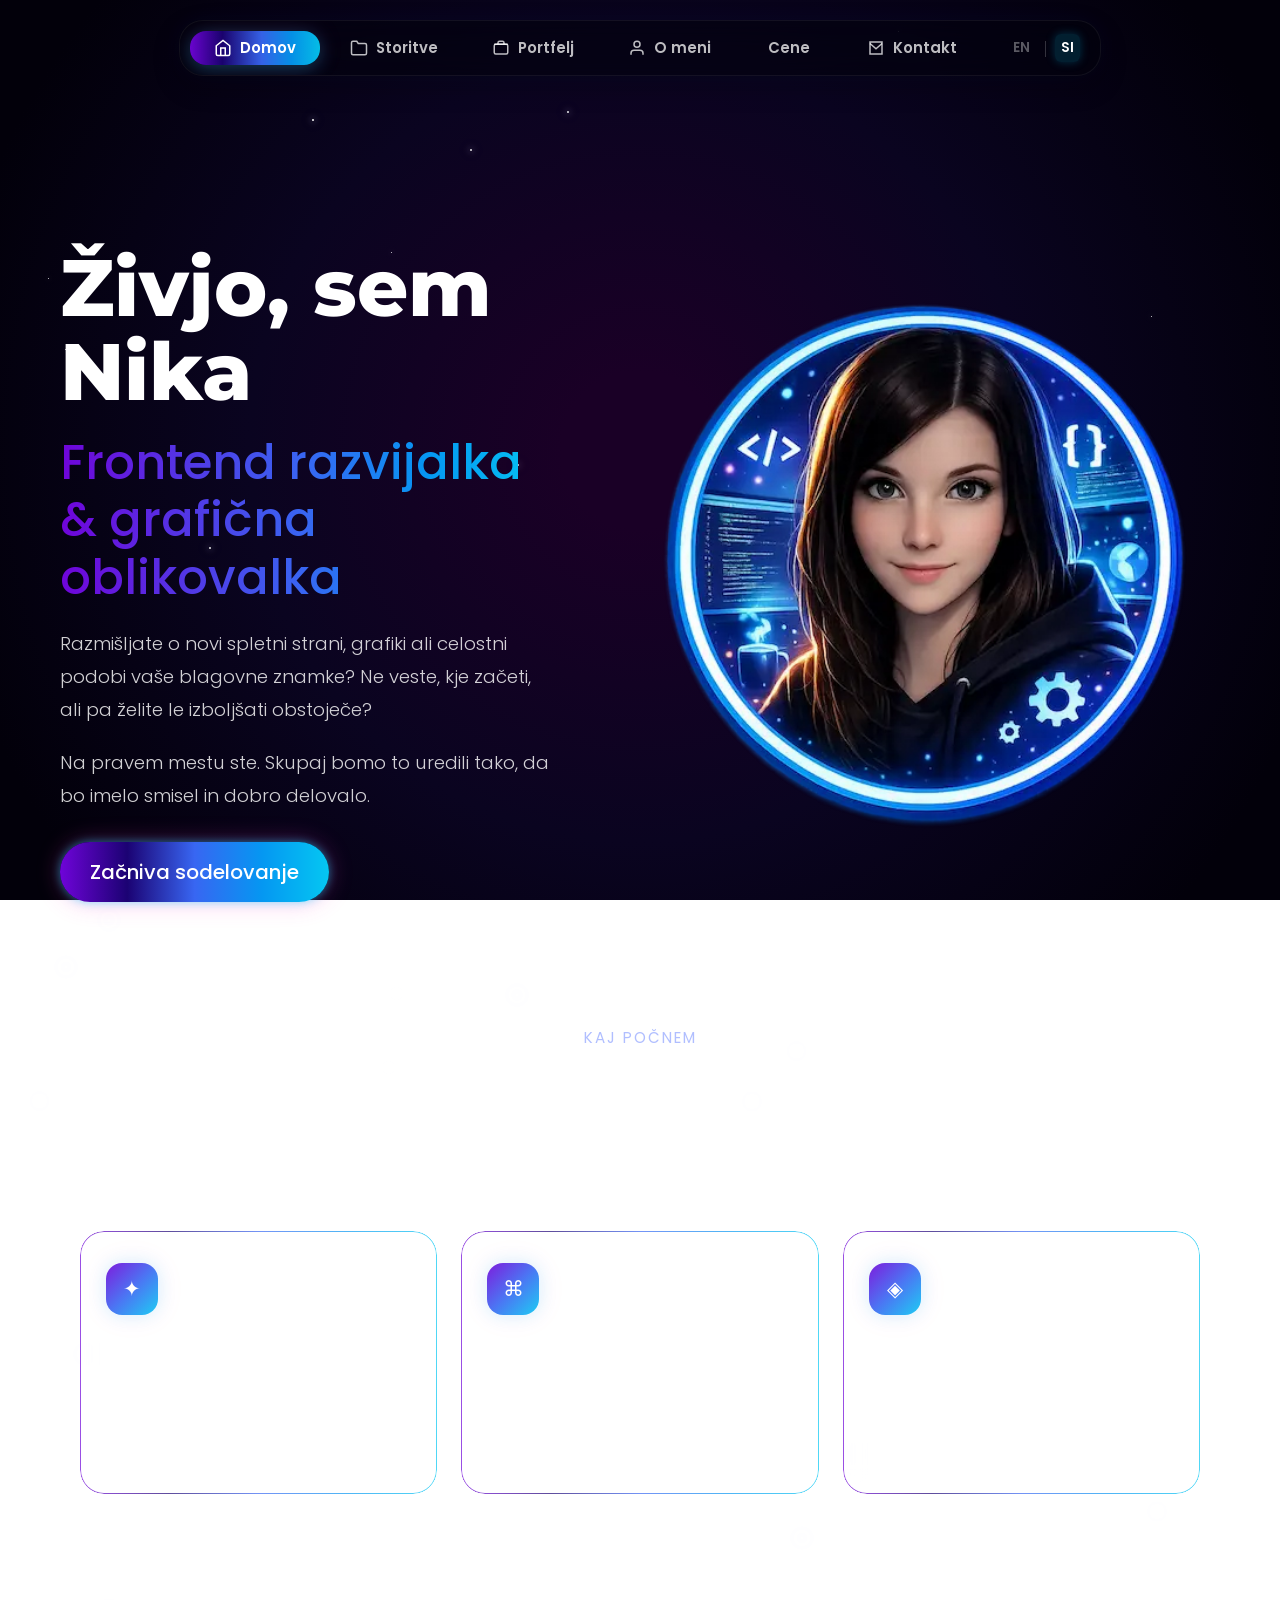
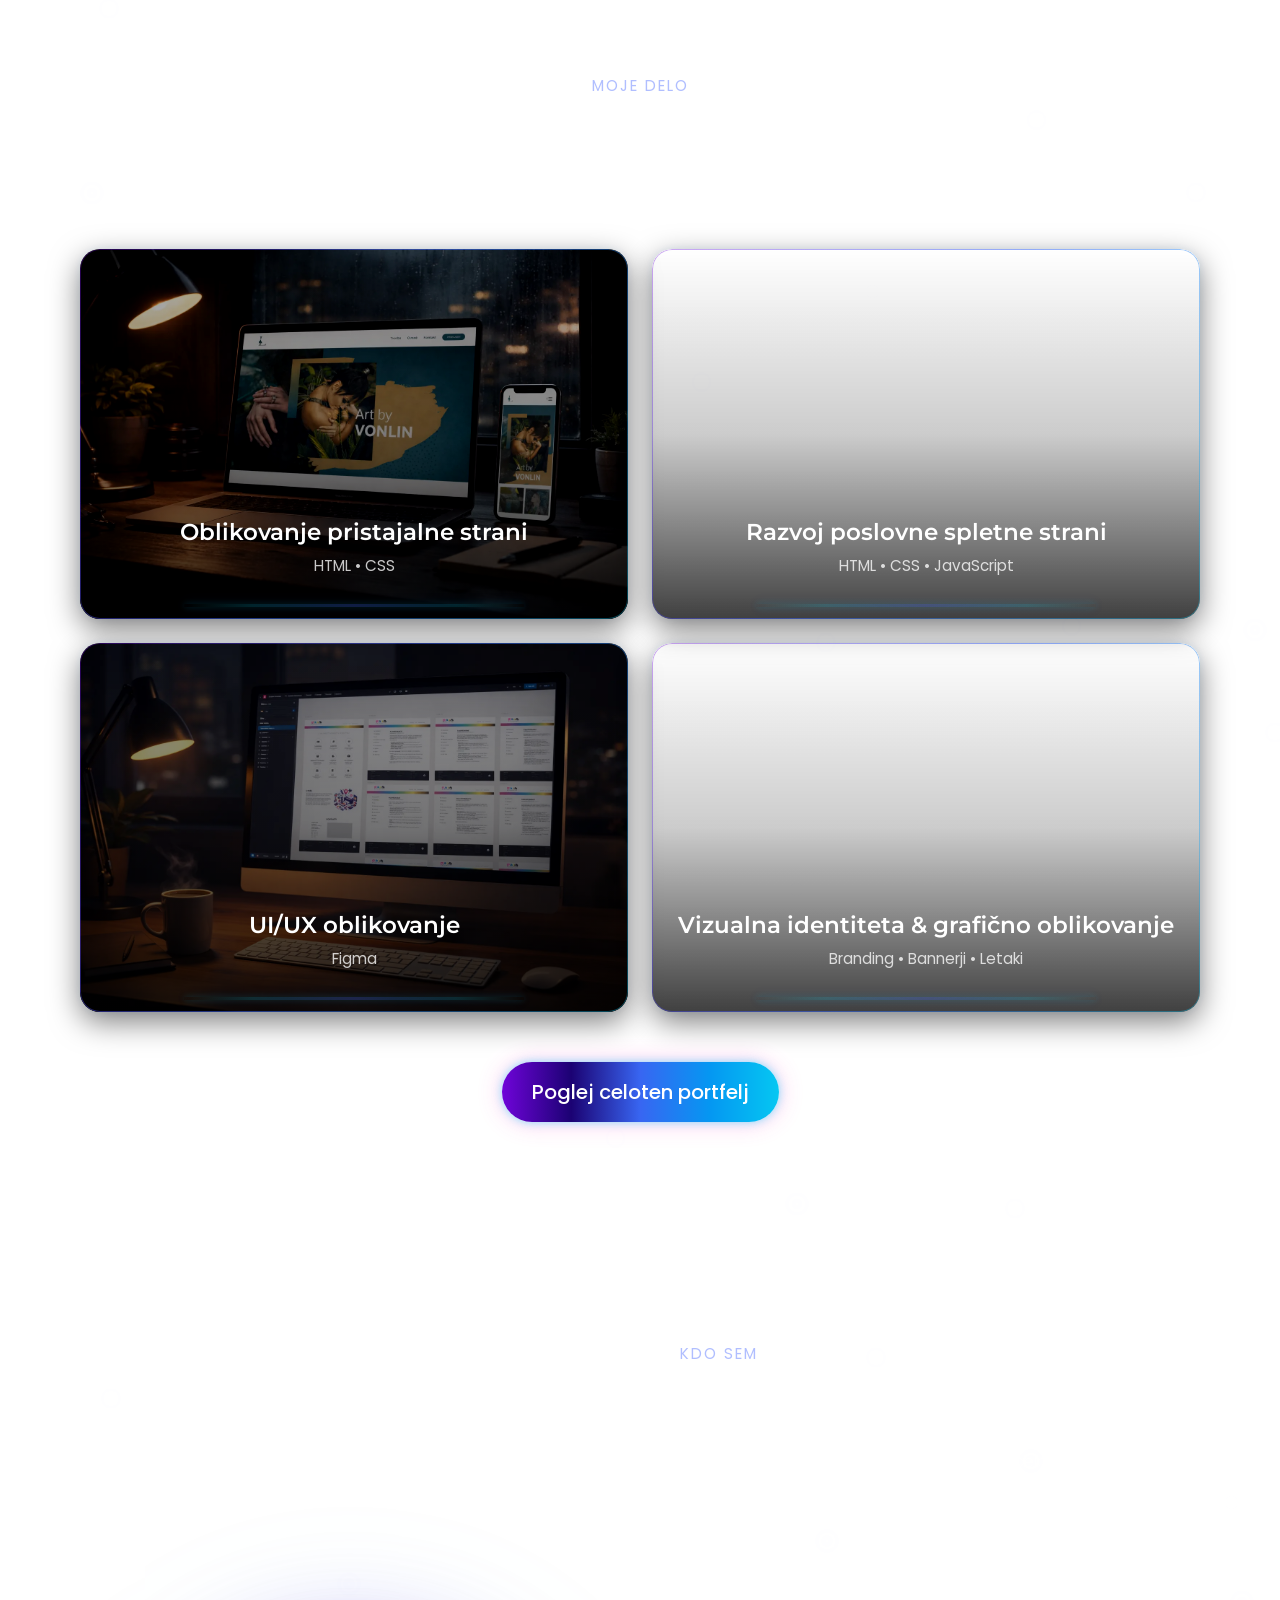
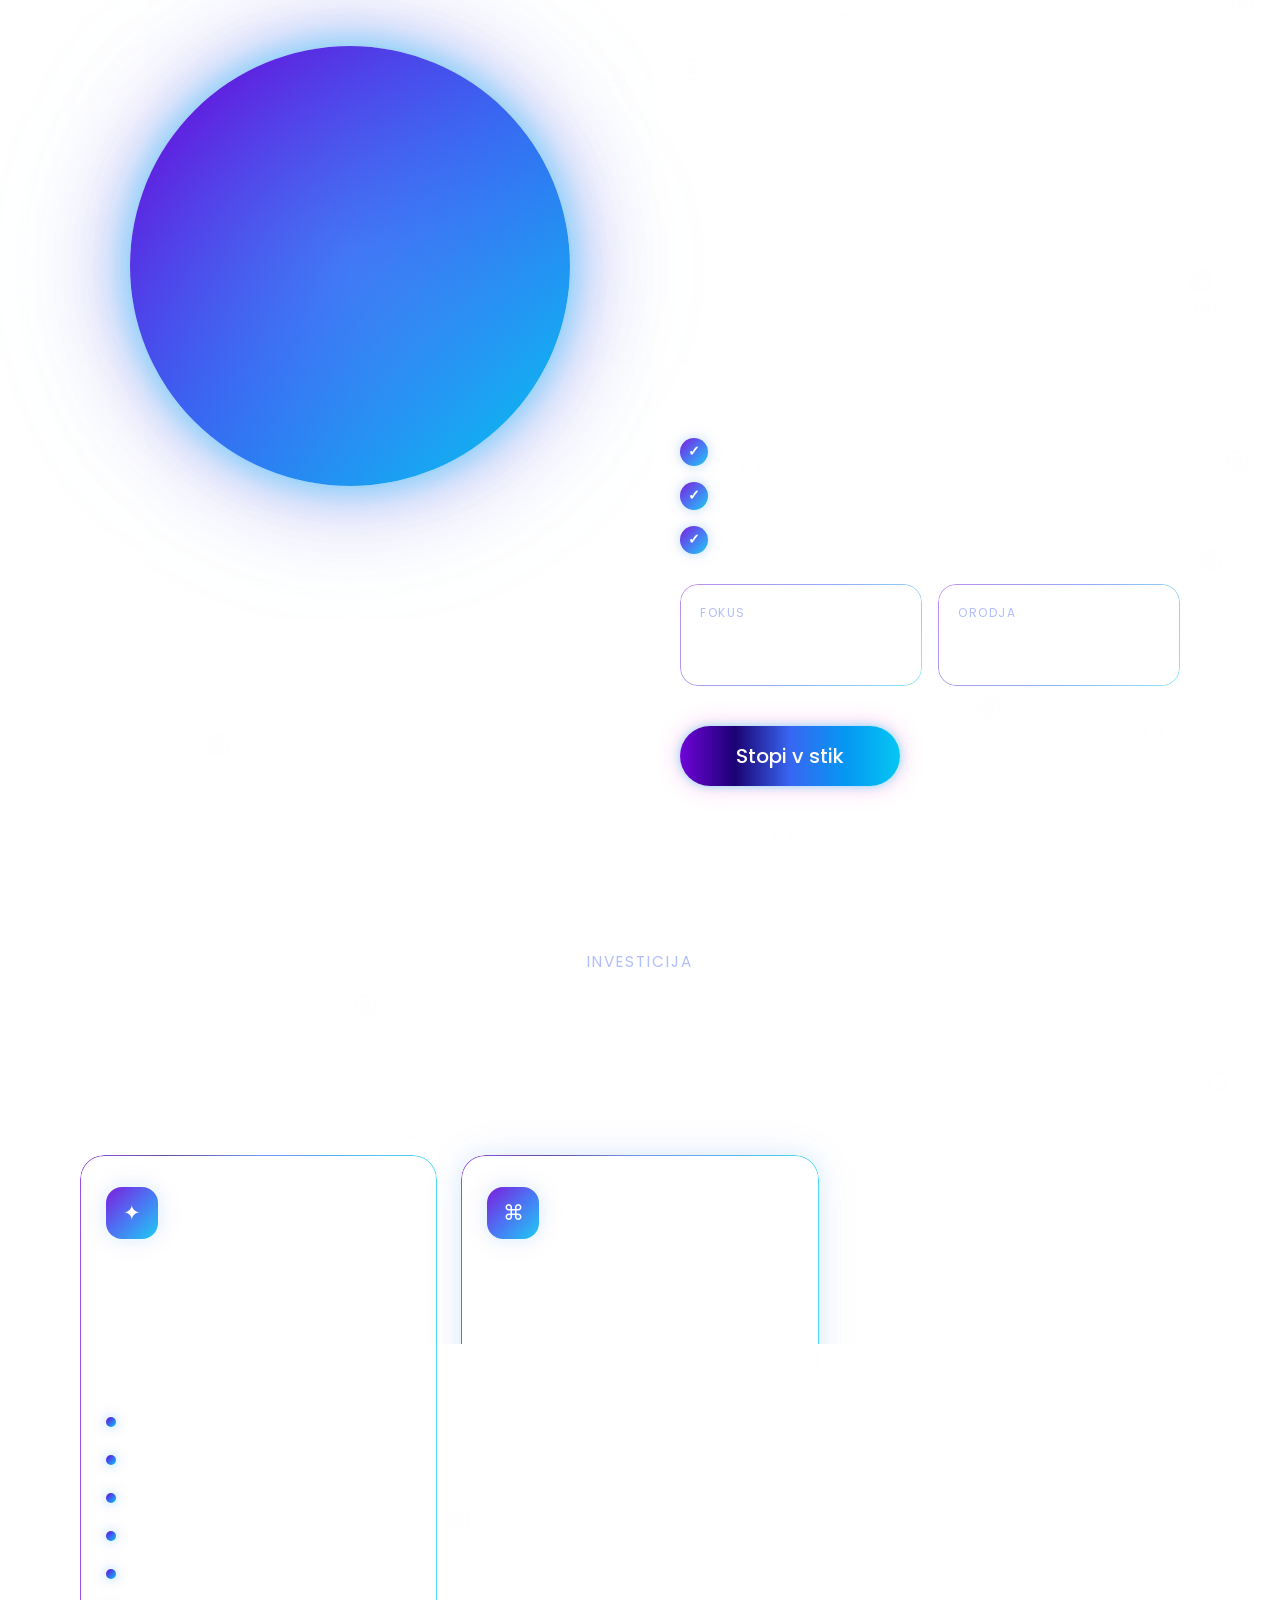
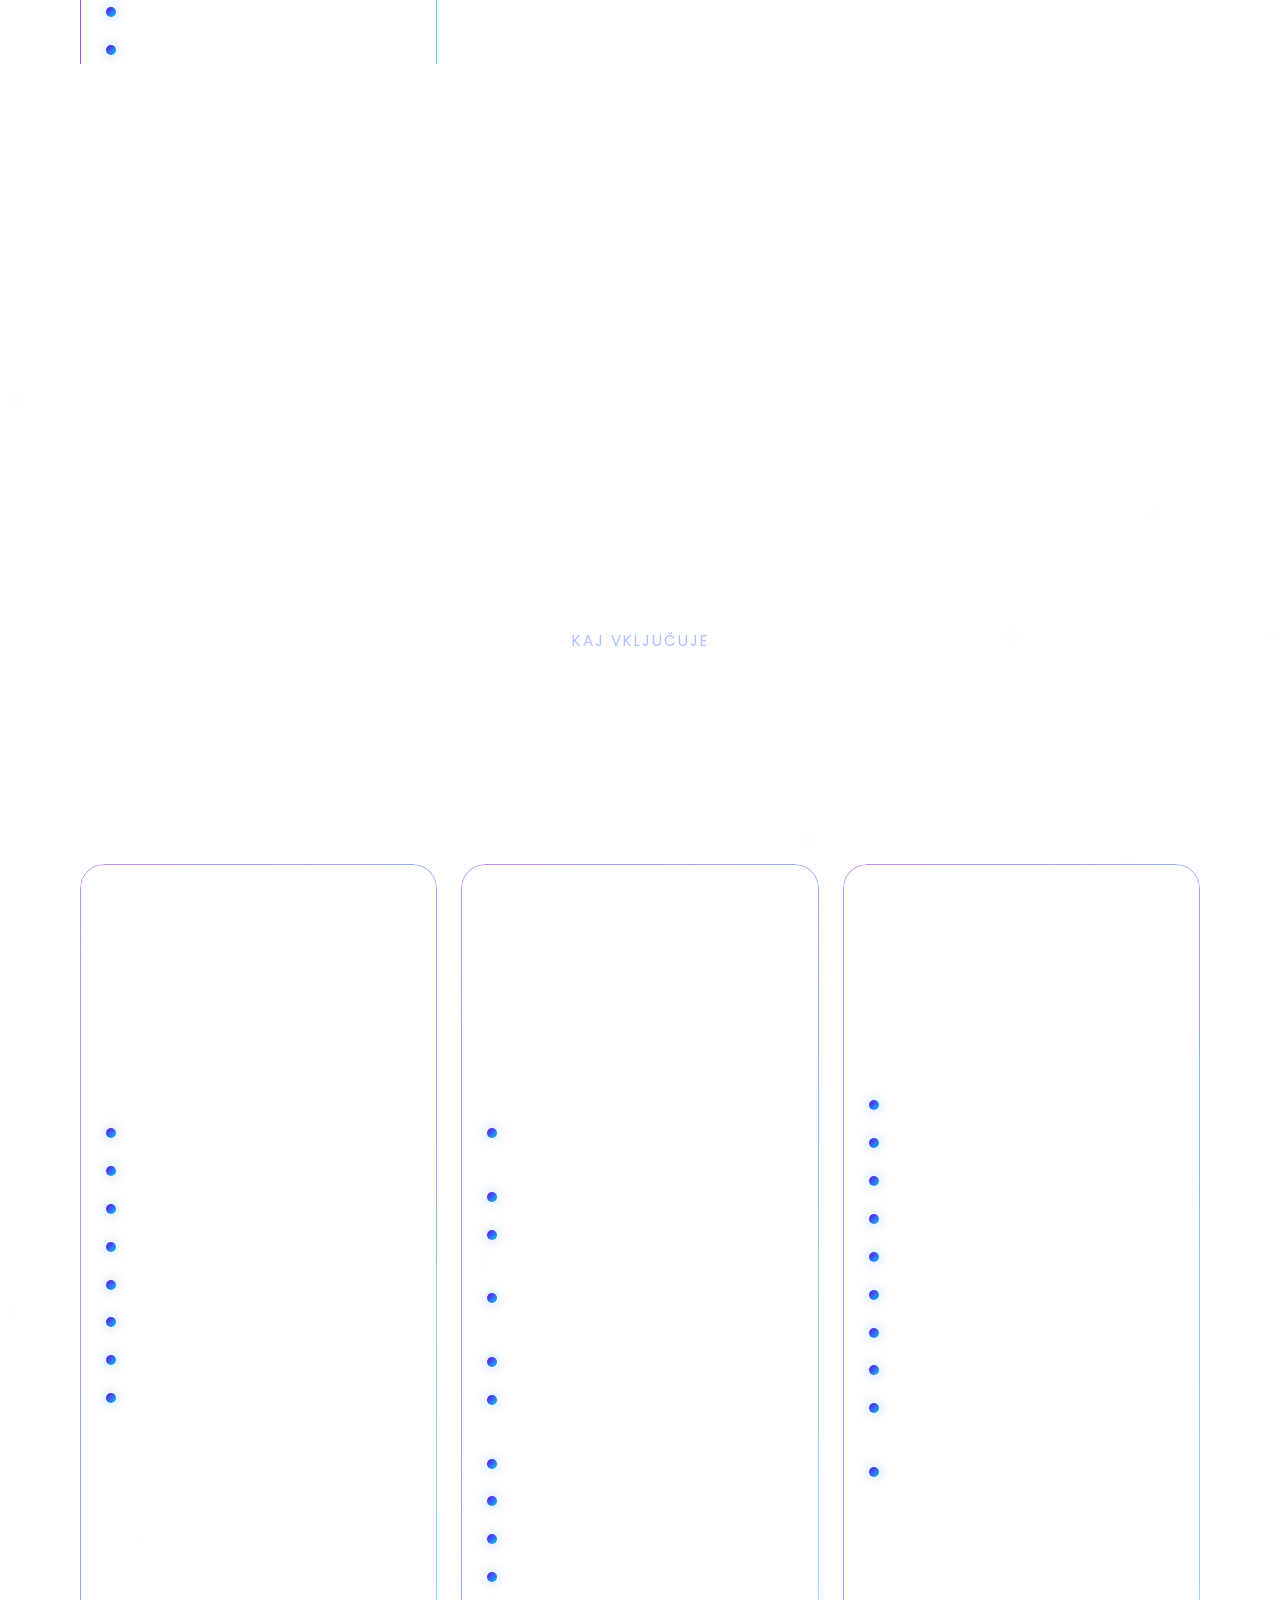
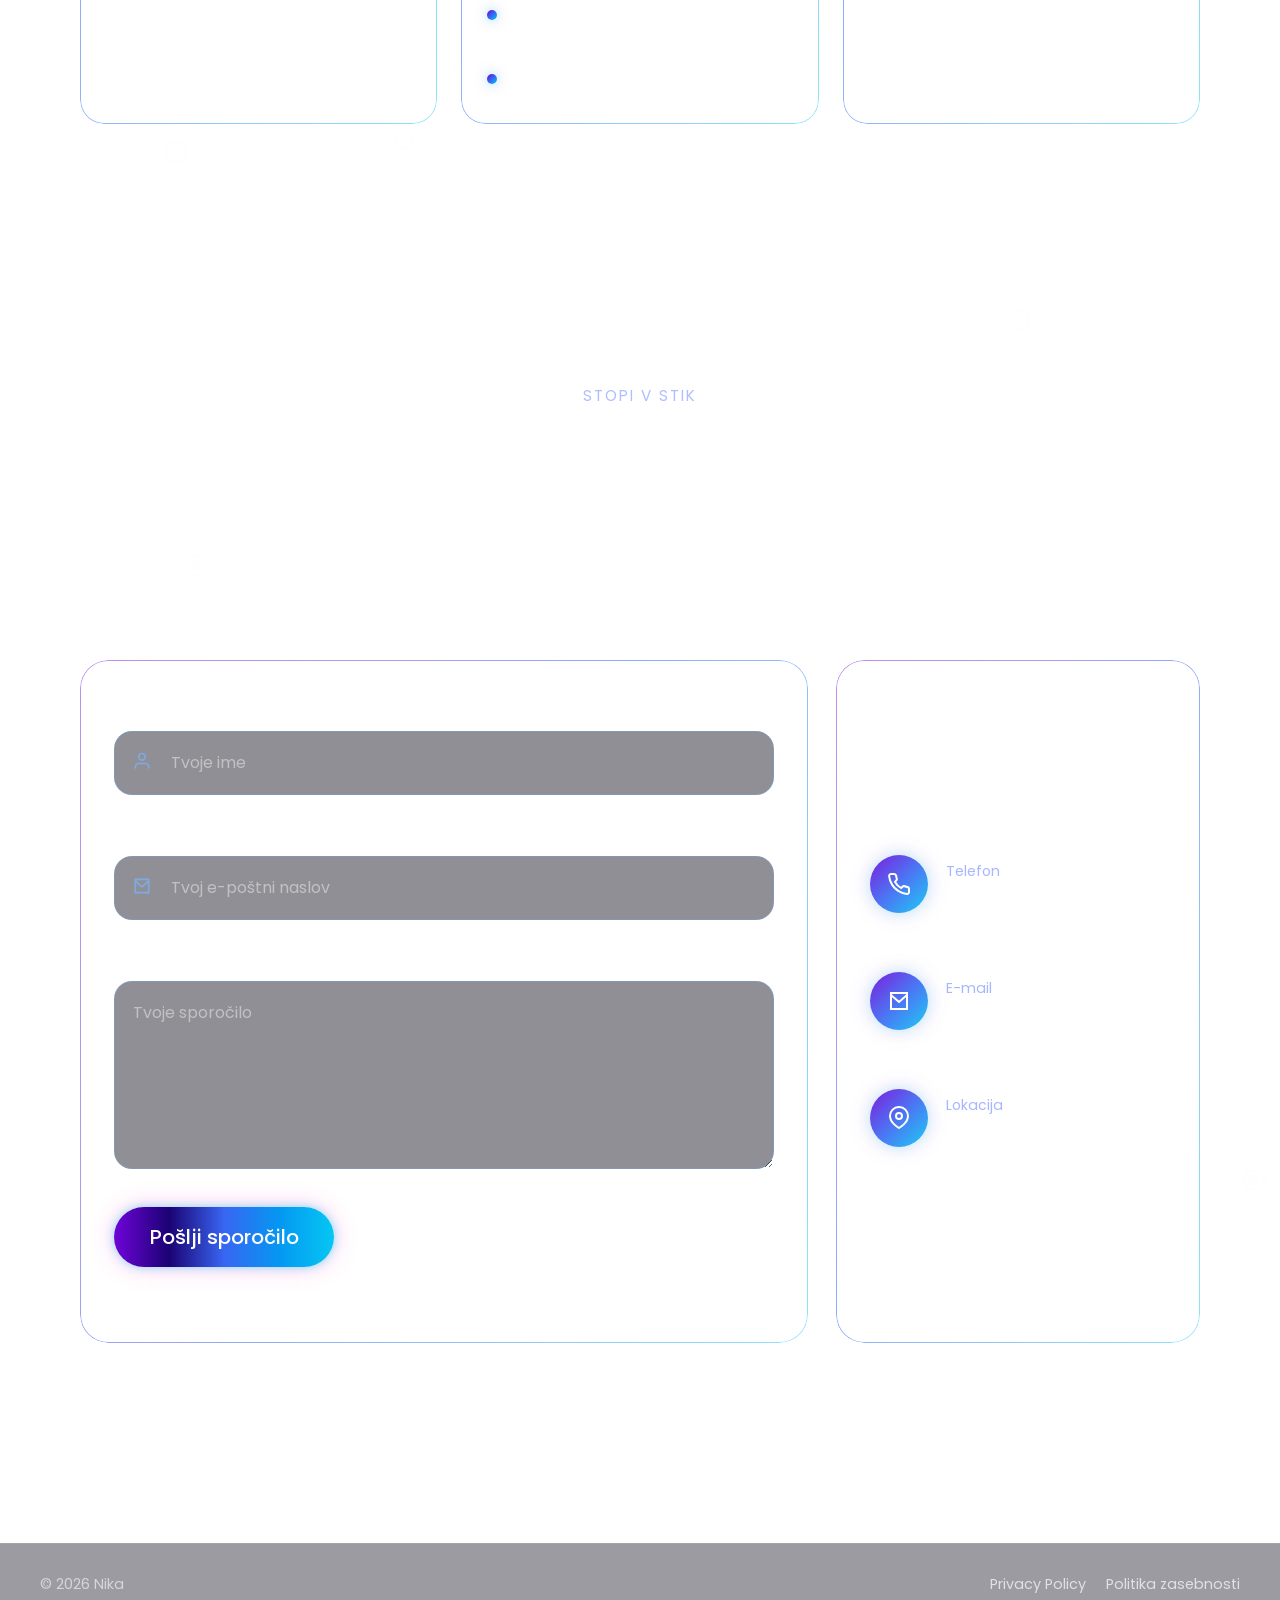
<file: index.html>
<!doctype html>
<html lang="sl">
  <head>
    <meta charset="UTF-8" />
    <meta name="viewport" content="width=device-width, initial-scale=1.0" />
    <link rel="icon" href="obrazky/favicon.png" />
    <link rel="icon" href="obrazky/favicon.ico" />
<link rel="icon" type="image/png" sizes="32x32" href="obrazky/favicon-32x32.png" />
<link rel="icon" type="image/png" sizes="16x16" href="obrazky/favicon-16x16.png" />
    <meta name="author" content="Nika" />
    <meta property="og:title" content="Nika Dev Studio | Graphic Design & Web Development" />
<meta property="og:description" content="Frontend razvijalka in grafična oblikovalka, ki ustvarja moderne, odzivne spletne strani in vizualne rešitve." />
<meta property="og:image" content="https://nikadevstudio.si/obrazky/Nika_og.jpg" />
<meta property="og:url" content="https://nikadevstudio.si" />
<meta property="og:type" content="website" />

    <title>Nika | Frontend razvijalka & grafična oblikovalka</title>
    <meta
      name="description"
      content="Frontend razvijalka in grafična oblikovalka, ki ustvarja moderne, odzivne spletne strani in vizualne rešitve za podjetja in blagovne znamke."
    />

    <link rel="stylesheet" href="styles.css" />
  </head>

  <body>
    <a class="skip-link" href="#main-content">Preskoči na glavno vsebino</a>

    <div id="comets" aria-hidden="true"></div>

    <header>
   <nav class="navbar" aria-label="Glavna navigacija">
  <button class="menu-toggle" aria-label="Meni">☰</button>

  <div class="nav-indicator" aria-hidden="true"></div>

  <a class="nav-link active" href="/#home">
    <svg
      class="nav-icon"
      viewBox="0 0 24 24"
      fill="none"
      stroke="currentColor"
      stroke-width="2"
      aria-hidden="true"
    >
      <path d="M3 9l9-7 9 7v11a2 2 0 0 1-2 2H5a2 2 0 0 1-2-2z" />
      <polyline points="9,22 9,12 15,12 15,22" />
    </svg>
    <span>Domov</span>
  </a>

  <a class="nav-link" href="/#services">
    <svg
      class="nav-icon"
      viewBox="0 0 24 24"
      fill="none"
      stroke="currentColor"
      stroke-width="2"
      aria-hidden="true"
    >
      <path
        d="M22 19a2 2 0 0 1-2 2H4a2 2 0 0 1-2-2V5a2 2 0 0 1 2-2h5l2 3h9a2 2 0 0 1 2 2z"
      />
    </svg>
    <span>Storitve</span>
  </a>

  <a class="nav-link" href="/#portfolio">
    <svg
      class="nav-icon"
      viewBox="0 0 24 24"
      fill="none"
      stroke="currentColor"
      stroke-width="2"
      aria-hidden="true"
    >
      <path d="M3 7h18" />
      <path d="M8 7V5a2 2 0 0 1 2-2h4a2 2 0 0 1 2 2v2" />
      <rect x="3" y="7" width="18" height="13" rx="2" />
    </svg>
    <span>Portfelj</span>
  </a>

  <a class="nav-link" href="/#about">
    <svg
      class="nav-icon"
      viewBox="0 0 24 24"
      fill="none"
      stroke="currentColor"
      stroke-width="2"
      aria-hidden="true"
    >
      <path d="M20 21v-2a4 4 0 0 0-4-4H8a4 4 0 0 0-4 4v2" />
      <circle cx="12" cy="7" r="4" />
    </svg>
    <span>O meni</span>
  </a>

  <a class="nav-link nav-link-textonly" href="/#pricing">
    <span>Cene</span>
  </a>

  <a class="nav-link" href="/#contact">
    <svg
      class="nav-icon"
      viewBox="0 0 24 24"
      fill="none"
      stroke="currentColor"
      stroke-width="2"
      aria-hidden="true"
    >
      <path d="M4 4h16v16H4z" />
      <path d="M4 6l8 7 8-7" />
    </svg>
    <span>Kontakt</span>
  </a>

  <div class="lang-switch">
    <a href="/index-en.html#home" class="lang">EN</a>
    <span class="lang-divider">|</span>
    <a href="/#home" class="lang active">SI</a>
  </div>
</nav>
    </header>

    <main id="main-content">
      <section id="home">
        <div class="first">
          <p class="intro-text">Živjo, sem Nika</p>

          <h1 class="hero-title">
            Frontend razvijalka <br />
            & grafična oblikovalka
          </h1>

          <p class="whatido">
            Razmišljate o novi spletni strani, grafiki ali celostni podobi vaše
            blagovne znamke? Ne veste, kje začeti, ali pa želite le izboljšati
            obstoječe?
          </p>

          <p class="whatido">
            Na pravem mestu ste. Skupaj bomo to uredili tako, da bo imelo smisel
            in dobro delovalo.
          </p>

          <a href="#contact" class="contact-btn">Začniva sodelovanje</a>
        </div>

        <div class="profile-pic">
          <img
            src="obrazky/profile.webp"
            alt="Portret Nike, frontend razvijalke in grafične oblikovalke"
            width="400"
            height="400"
            decoding="async"
            loading="eager"
            fetchpriority="high"
          />
        </div>
      </section>

      <section
        id="services"
        class="services-section"
        aria-label="Odsek storitev"
      >
        <div class="section-heading">
          <p class="section-label">Kaj počnem</p>
          <h2>Storitve</h2>
          <p class="section-text">
            Pomagam vam pri spletni strani ali grafiki, da dobro izgleda in, kar
            je najpomembnejše, tudi deluje tako, kot mora.
          </p>
        </div>

        <div class="services-grid">
          <article class="service-card">
            <div class="service-icon" aria-hidden="true">✦</div>
            <h3>Web design</h3>
            <p>
              Oblikujem spletne strani, ki dobro izgledajo, imajo smisel in so
              enostavne za uporabo.
            </p>
          </article>

          <article class="service-card">
            <div class="service-icon" aria-hidden="true">⌘</div>
            <h3>Izdelava spletnih strani</h3>
            <p>
              Poskrbim, da vaša spletna stran deluje brez težav na mobitelu in
              računalniku.
            </p>
          </article>

          <article class="service-card">
            <div class="service-icon" aria-hidden="true">◈</div>
            <h3>Grafično oblikovanje</h3>
            <p>
              Ustvarjam grafiko, ki pritegne pozornost in jo dejansko lahko
              uporabite — od bannerjev do vizitk.
            </p>
          </article>
        </div>
      </section>

      <section
        id="portfolio"
        class="portfolio-section"
        aria-label="Odsek portfelja"
      >
        <div class="section-heading">
          <p class="section-label">Moje delo</p>
          <h2>Portfelj</h2>
          <p class="section-text">
            Izbor mojega dela, kjer združujem vizualno ustvarjalnost s
            funkcionalnimi rešitvami.
          </p>
        </div>

        <div class="portfolio-grid">
          <article class="portfolio-card portfolio-card-light">
            <a
              href="portfolio.html"
              class="portfolio-card-link"
              aria-label="Odpri portfelj: Oblikovanje pristajalne strani"
            >
              <span class="sr-only"
                >Odpri portfelj: Oblikovanje pristajalne strani</span
              >
            </a>

            <img
              src="obrazky/project1.webp"
              alt="Primer dizajna pristajalne strani"
              loading="lazy"
              decoding="async"
            />
            <div class="card-overlay">
              <h3>Oblikovanje pristajalne strani</h3>
              <p>HTML • CSS</p>
              <div class="card-line" aria-hidden="true"></div>
            </div>
          </article>

          <article class="portfolio-card portfolio-card-light">
            <a
              href="portfolio.html"
              class="portfolio-card-link"
              aria-label="Odpri portfelj: Razvoj poslovne spletne strani"
            >
              <span class="sr-only"
                >Odpri portfelj: Razvoj poslovne spletne strani</span
              >
            </a>

            <img
              src="obrazky/project2.webp"
              alt="Primer razvoja poslovne spletne strani"
              loading="lazy"
              decoding="async"
            />
            <div class="card-overlay">
              <h3>Razvoj poslovne spletne strani</h3>
              <p>HTML • CSS • JavaScript</p>
              <div class="card-line" aria-hidden="true"></div>
            </div>
          </article>

          <article class="portfolio-card">
            <a
              href="portfolio.html"
              class="portfolio-card-link"
              aria-label="Odpri portfelj: UI UX oblikovanje"
            >
              <span class="sr-only">Odpri portfelj: UI UX oblikovanje</span>
            </a>

            <img
              src="obrazky/project3.webp"
              alt="Primer UI UX oblikovanja v Figmi"
              loading="lazy"
              decoding="async"
            />
            <div class="card-overlay">
              <h3>UI/UX oblikovanje</h3>
              <p>Figma</p>
              <div class="card-line" aria-hidden="true"></div>
            </div>
          </article>

          <article
            class="portfolio-card portfolio-card-light portfolio-card-graphic"
          >
            <a
              href="portfolio.html"
              class="portfolio-card-link"
              aria-label="Odpri portfelj: Vizualna identiteta in grafično oblikovanje"
            >
              <span class="sr-only"
                >Odpri portfelj: Vizualna identiteta in grafično
                oblikovanje</span
              >
            </a>

            <img
              src="obrazky/project4.webp"
              alt="Delo na področju vizualne identitete in grafičnega oblikovanja"
              loading="lazy"
              decoding="async"
            />
            <div class="card-overlay">
              <h3>Vizualna identiteta & grafično oblikovanje</h3>
              <p>Branding • Bannerji • Letaki</p>
              <div class="card-line" aria-hidden="true"></div>
            </div>
          </article>
        </div>

        <div class="portfolio-button-wrap">
          <a href="portfolio.html" class="contact-btn"
            >Poglej celoten portfelj</a
          >
        </div>
      </section>

      <section id="about" class="about-section" aria-label="Odsek o meni">
        <div class="about-grid">
          <div class="about-image-wrap">
            <div class="about-image-circle">
              <img
                src="obrazky/about-photo.webp"
                alt="Portret Nike"
                width="400"
                height="400"
                loading="lazy"
                decoding="async"
              />
            </div>
          </div>

          <div class="about-content">
            <p class="section-label">Kdo sem</p>
            <h2>O meni</h2>

            <p class="about-text">
              Morda se sprašujete, zakaj je moj portfelj v celoti v češčini.
              Iskreno – nikoli si nisem mislila, da se bom znašla prav tukaj. Pa
              začnimo od začetka.
            </p>

            <p class="about-text">
              Leta 2019 sem začela delati kot grafična oblikovalka v podjetju
              Grepa Networks, ki se ukvarja z internetnimi storitvami. Ker je
              bilo podjetje manjše, sem delala vse – od dela v Adobe programih,
              tiskanja bannerjev in polepov, do njihove montaže. Sčasoma sem se
              začela ukvarjati tudi z oblikovanjem spletnih strani in se učiti
              HTML, CSS in JavaScript, da imam popoln nadzor nad končnim
              rezultatom. Sodelovala sem pri različnih projektih – od umetnice
              in mestne knjižnice do političnih kampanj.
            </p>

            <p class="about-text">
              Leta 2024 sem zaključila zadnjo kampanjo pred porodniškim
              dopustom, kmalu zatem pa smo se preselili v Slovenijo, od koder
              prihaja moj partner. Bila je velika sprememba in iskreno tudi šok.
              Danes pa spet čutim željo po ustvarjanju. Vrniti se k delu, ki me
              veseli in ima smisel. Zato sem tukaj. Verjamem, da dober design ni
              le v videzu, ampak predvsem v tem, da deluje in ima smisel.
            </p>

            <div class="about-points">
              <div class="about-point">
                <span class="about-check" aria-hidden="true">✓</span>
                <p>Jasna komunikacija in enostaven potek sodelovanja</p>
              </div>

              <div class="about-point">
                <span class="about-check" aria-hidden="true">✓</span>
                <p>Dizajn in spletne strani, ki imajo smisel in dobro delujejo</p>
              </div>

              <div class="about-point">
                <span class="about-check" aria-hidden="true">✓</span>
                <p>Individualen pristop k vsakemu projektu</p>
              </div>
            </div>

            <div class="about-info-grid">
              <div class="about-info-card">
                <span class="about-info-label">Fokus</span>
                <strong>Grafično oblikovanje & frontend razvoj</strong>
              </div>

              <div class="about-info-card">
                <span class="about-info-label">Orodja</span>
                <strong>HTML • CSS • JavaScript • Figma • Adobe Suite</strong>
              </div>
            </div>

            <a href="#contact" class="contact-btn about-cta">Stopi v stik</a>
          </div>
        </div>
      </section>

      <section id="pricing" class="pricing-section" aria-label="Odsek cen">
        <div class="section-heading">
          <p class="section-label">Investicija</p>
          <h2>Cene</h2>
          <p class="section-text">
            Jasni začetni paketi za spletne in grafične storitve. Vsak projekt
            je drugačen, zato je končna cena odvisna od obsega, vsebine in
            stopnje zahtevnosti.
          </p>
        </div>

        <div class="pricing-grid">
          <article class="pricing-card">
            <div class="pricing-icon" aria-hidden="true">✦</div>
            <h3>Osnovna spletna stran</h3>
            <p class="pricing-intro">
              Preprosta in profesionalna enostranska spletna stran za
              freelancerje, osebne blagovne znamke in manjša podjetja.
            </p>

            <ul class="pricing-list">
              <li>1-stranska spletna stran</li>
              <li>Prilagojena moderna postavitev</li>
              <li>Odziven dizajn za mobilne naprave</li>
              <li>Osnovna SEO nastavitev</li>
              <li>Vključen kontaktni obrazec</li>
              <li>Hitro nalaganje</li>
              <li>Osnovna podpora po objavi</li>
            </ul>

            <div class="pricing-price">od 300 €</div>
            <p class="pricing-note">
              Idealno za portfelje, storitvene strani in preproste
              predstavitvene poslovne spletne strani.
            </p>

            <a href="#contact" class="contact-btn pricing-btn">Začni</a>
          </article>

          <article class="pricing-card pricing-card-featured">
            <div class="pricing-icon" aria-hidden="true">⌘</div>
            <h3>Poslovna spletna stran</h3>
            <p class="pricing-intro">
              Celovitejša rešitev za podjetja, ki potrebujejo boljšo strukturo,
              več vsebine in bolj dodelano spletno prisotnost.
            </p>

            <ul class="pricing-list">
              <li>Večstranska spletna stran</li>
              <li>Dizajn prilagojen tvoji blagovni znamki</li>
              <li>Odzivna postavitev za mobilne naprave in tablice</li>
              <li>Vključen kontaktni obrazec</li>
              <li>Osnovna SEO struktura</li>
              <li>Jasna hierarhija vsebine</li>
              <li>Podpora po objavi</li>
            </ul>

            <div class="pricing-price">od 600 €</div>
            <p class="pricing-note">
              Najboljša izbira za rastoča podjetja, ki potrebujejo bolj podrobno
              in zaupanja vredno spletno stran.
            </p>

            <a href="#contact" class="contact-btn pricing-btn">Pogovoriva se</a>
          </article>

          <article class="pricing-card">
            <div class="pricing-icon" aria-hidden="true">◈</div>
            <h3>Grafično oblikovanje</h3>
            <p class="pricing-intro">
              Praktično oblikovalsko delo za digitalno in tiskano uporabo, ki
              podpira prepoznavnost, komunikacijo in vizualno doslednost.
            </p>

            <ul class="pricing-list">
              <li>Grafike za družbena omrežja</li>
              <li>Promocijski bannerji</li>
              <li>Letaki in brošure</li>
              <li>Vizitke</li>
              <li>Materiali pripravljeni za tisk</li>
              <li>Oblikovanje velikih formatov</li>
              <li>Vizualni elementi blagovne znamke</li>
            </ul>

            <div class="pricing-price">od 30 €+</div>
            <p class="pricing-note">
              Končna cena je odvisna od formata, količine, popravkov in vrste
              projekta.
            </p>

            <a href="#contact" class="contact-btn pricing-btn">Povprašaj</a>
          </article>
        </div>

        <div class="pricing-extra">
          <p class="section-text">
            Vse cene so začetne in se lahko razlikujejo glede na obseg projekta,
            posebne zahteve, pripravo vsebine in zahtevnost popravkov. Če nisi
            prepričan/a, kateri paket je pravi za tvoj projekt, mi pošlji
            sporočilo in priporočila ti bom najprimernejšo možnost.
          </p>
        </div>
      </section>

      <section
        class="pricing-details-section"
        aria-label="Odsek podrobnosti paketov"
      >
        <div class="section-heading">
          <p class="section-label">Kaj vključuje</p>
          <h2>Podrobnosti paketov</h2>
          <p class="section-text">
            Spodaj je podrobnejši pregled tega, kaj je običajno vključeno v
            posamezen paket. Vsak projekt je drugačen, zato se lahko končna
            struktura razlikuje glede na tvoje cilje, vsebino in potrebne
            funkcionalnosti.
          </p>
        </div>

        <div class="pricing-details-grid">
          <article class="pricing-details-card">
            <h3>Osnovna spletna stran vključuje</h3>
            <p class="pricing-details-text">
              Paket Osnovna spletna stran je namenjen freelancerjem, osebnim
              blagovnim znamkam, portfeljem in manjšim podjetjem, ki potrebujejo
              čisto in profesionalno spletno prisotnost.
            </p>
            <ul class="pricing-details-list">
              <li>Struktura enostranske spletne strani</li>
              <li>Prilagojena vizualna postavitev</li>
              <li>Odziven dizajn za mobilne naprave</li>
              <li>Osnovna tipografija in razmiki</li>
              <li>Kontaktni odsek ali kontaktni obrazec</li>
              <li>Osnovna on-page SEO nastavitev</li>
              <li>Hitra in čista frontend struktura</li>
              <li>Manjši popravki besedila po objavi</li>
            </ul>
          </article>

          <article class="pricing-details-card">
            <h3>Poslovna spletna stran vključuje</h3>
            <p class="pricing-details-text">
              Paket Poslovna spletna stran je bolj primeren za podjetja in
              rastoče blagovne znamke, ki potrebujejo več vsebine, bolj jasno
              strukturo spletne strani in celovitejšo spletno predstavitev.
            </p>
            <ul class="pricing-details-list">
              <li>Postavitev večstranske spletne strani</li>
              <li>Dizajn prilagojen tvoji blagovni znamki</li>
              <li>Domača stran in dodatne vsebinske strani</li>
              <li>Odzivna postavitev za mobilne naprave in tablice</li>
              <li>Vključen kontaktni obrazec</li>
              <li>Osnovna SEO struktura in hierarhija strani</li>
              <li>Jasna organizacija vsebine</li>
              <li>Dosledna tipografija in razmiki</li>
              <li>Storitveni odseki ali podstrani storitev</li>
              <li>Portfelj, galerija ali referenčni odsek</li>
              <li>Osnovna nastavitev družbenih ali kontaktnih povezav</li>
              <li>Manjša podpora in popravki po objavi</li>
            </ul>
          </article>

          <article class="pricing-details-card">
            <h3>Grafično oblikovanje vključuje</h3>
            <p class="pricing-details-text">
              Grafične storitve lahko vključujejo tako digitalne kot tiskane
              materiale, odvisno od tega, kaj tvoje podjetje ali projekt najbolj
              potrebuje.
            </p>
            <ul class="pricing-details-list">
              <li>Grafike za družbena omrežja</li>
              <li>Oglaševalski bannerji</li>
              <li>Letaki in brošure</li>
              <li>Vizitke</li>
              <li>Priprava datotek za tisk</li>
              <li>Grafike za izložbe</li>
              <li>Grafike za vozila</li>
              <li>Oblikovanje velikih formatov</li>
              <li>Vizualni elementi za kampanje in promocije</li>
              <li>Podpora pri oblikovanju v različnih formatih</li>
            </ul>
          </article>
        </div>
      </section>

      <section id="contact" class="contact-section" aria-label="Odsek kontakta">
        <div class="section-heading">
          <p class="section-label">Stopi v stik</p>
          <h2>Začniva sodelovanje</h2>
          <p class="section-text contact-intro">
            Si pripravljen/a svoje ideje spraviti v življenje? Pošlji mi
            sporočilo in oglasila se ti bom v najkrajšem možnem času.
          </p>
          <p class="section-text contact-intro">
            Če potrebuješ moderno spletno stran, frontend podporo ali praktično
            grafično oblikovanje za digitalno in tiskano uporabo, mi lahko brez
            skrbi pišeš.
          </p>
        </div>

        <div class="contact-grid">
          <div class="contact-form-card">
            <form
              id="contact-form"
              class="contact-form"
              action="https://formspree.io/f/xwvweled"
              method="POST"
            >
              <input
                type="hidden"
                name="_subject"
                value="Novo sporočilo s portfelja"
              />

              <div class="form-group">
                <label for="name">Tvoje ime</label>
                <div class="input-wrap">
                  <span class="input-icon" aria-hidden="true">
                    <svg
                      viewBox="0 0 24 24"
                      fill="none"
                      stroke="currentColor"
                      stroke-width="2"
                    >
                      <path d="M20 21v-2a4 4 0 0 0-4-4H8a4 4 0 0 0-4 4v2" />
                      <circle cx="12" cy="7" r="4" />
                    </svg>
                  </span>
                  <input
                    type="text"
                    id="name"
                    name="name"
                    placeholder="Tvoje ime"
                    autocomplete="name"
                    required
                  />
                </div>
              </div>

              <div class="form-group">
                <label for="email">Tvoj e-poštni naslov</label>
                <div class="input-wrap">
                  <span class="input-icon" aria-hidden="true">
                    <svg
                      viewBox="0 0 24 24"
                      fill="none"
                      stroke="currentColor"
                      stroke-width="2"
                    >
                      <path d="M4 4h16v16H4z" />
                      <path d="M4 6l8 7 8-7" />
                    </svg>
                  </span>
                  <input
                    type="email"
                    id="email"
                    name="email"
                    placeholder="Tvoj e-poštni naslov"
                    autocomplete="email"
                    required
                  />
                </div>
              </div>

              <div class="form-group">
                <label for="message">Tvoje sporočilo</label>
                <div class="input-wrap textarea-wrap">
                  <textarea
                    id="message"
                    name="message"
                    placeholder="Tvoje sporočilo"
                    rows="6"
                    required
                  ></textarea>
                </div>
              </div>

              <button type="submit" class="contact-btn">
                Pošlji sporočilo
              </button>

              <p id="form-status" class="form-status" aria-live="polite"></p>
            </form>
          </div>

          <div class="contact-info-card">
            <div class="contact-info-item">
              <div class="contact-info-icon" aria-hidden="true">
                <svg
                  viewBox="0 0 24 24"
                  fill="none"
                  stroke="currentColor"
                  stroke-width="2"
                >
                  <path
                    d="M22 16.92v3a2 2 0 0 1-2.18 2 19.8 19.8 0 0 1-8.63-3.07 19.5 19.5 0 0 1-6-6A19.8 19.8 0 0 1 2.12 4.18 2 2 0 0 1 4.11 2h3a2 2 0 0 1 2 1.72c.12.9.33 1.77.63 2.61a2 2 0 0 1-.45 2.11L8 9.91a16 16 0 0 0 6.09 6.09l1.47-1.29a2 2 0 0 1 2.11-.45c.84.3 1.71.51 2.61.63A2 2 0 0 1 22 16.92z"
                  />
                </svg>
              </div>
              <div class="contact-info-text">
                <span>Telefon</span>
                <strong><a href="tel:+38651470341">+386 51 470 341</a></strong>
              </div>
            </div>

            <div class="contact-info-item">
              <div class="contact-info-icon" aria-hidden="true">
                <svg
                  viewBox="0 0 24 24"
                  fill="none"
                  stroke="currentColor"
                  stroke-width="2"
                >
                  <path d="M4 4h16v16H4z" />
                  <path d="M4 6l8 7 8-7" />
                </svg>
              </div>
              <div class="contact-info-text">
                <span>E-mail</span>
                <strong
                  ><a href="mailto:nikadevstudio@gmail.com"
                    >nikadevstudio@gmail.com</a
                  ></strong
                >
              </div>
            </div>

            <div class="contact-info-item">
              <div class="contact-info-icon" aria-hidden="true">
                <svg
                  viewBox="0 0 24 24"
                  fill="none"
                  stroke="currentColor"
                  stroke-width="2"
                >
                  <path d="M21 10c0 7-9 12-9 12s-9-5-9-12a9 9 0 1 1 18 0z" />
                  <circle cx="12" cy="10" r="3" />
                </svg>
              </div>
              <div class="contact-info-text">
                <span>Lokacija</span>
                <strong>Slovenija</strong>
              </div>
            </div>
          </div>
        </div>
      </section>
    </main>

    <button id="scrollToTop" class="scroll-to-top" aria-label="Pomakni na vrh">
      <svg
        viewBox="0 0 24 24"
        fill="none"
        stroke="currentColor"
        stroke-width="3"
        aria-hidden="true"
      >
        <path d="M12 19V5" />
        <path d="M5 12l7-7 7 7" />
      </svg>
    </button>

    <footer class="footer">
      <div class="footer-content">
        <p>© 2026 Nika</p>

        <div class="footer-links">
          <a href="privacy-en.html">Privacy Policy</a>
          <a href="privacy.html">Politika zasebnosti</a>
        </div>
      </div>
    </footer>

    <script src="script.js"></script>
  </body>
</html>
</file>
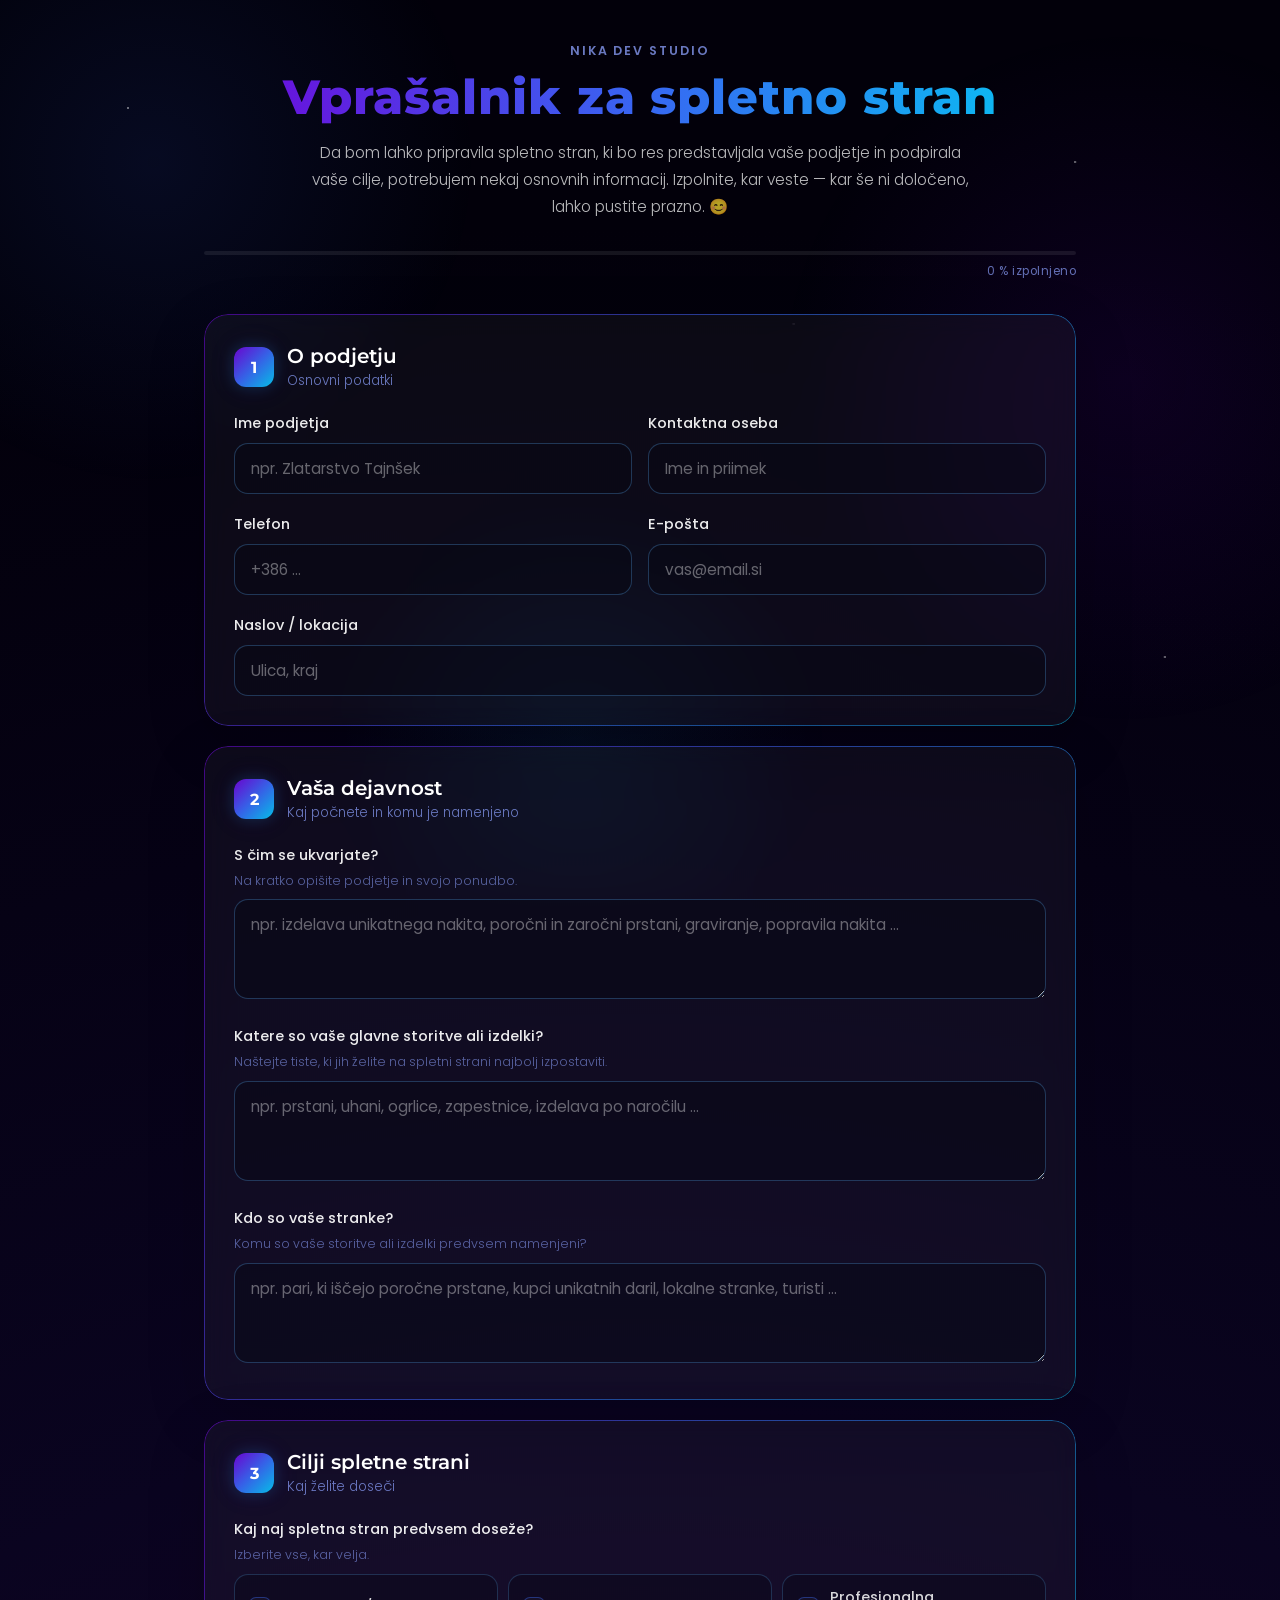
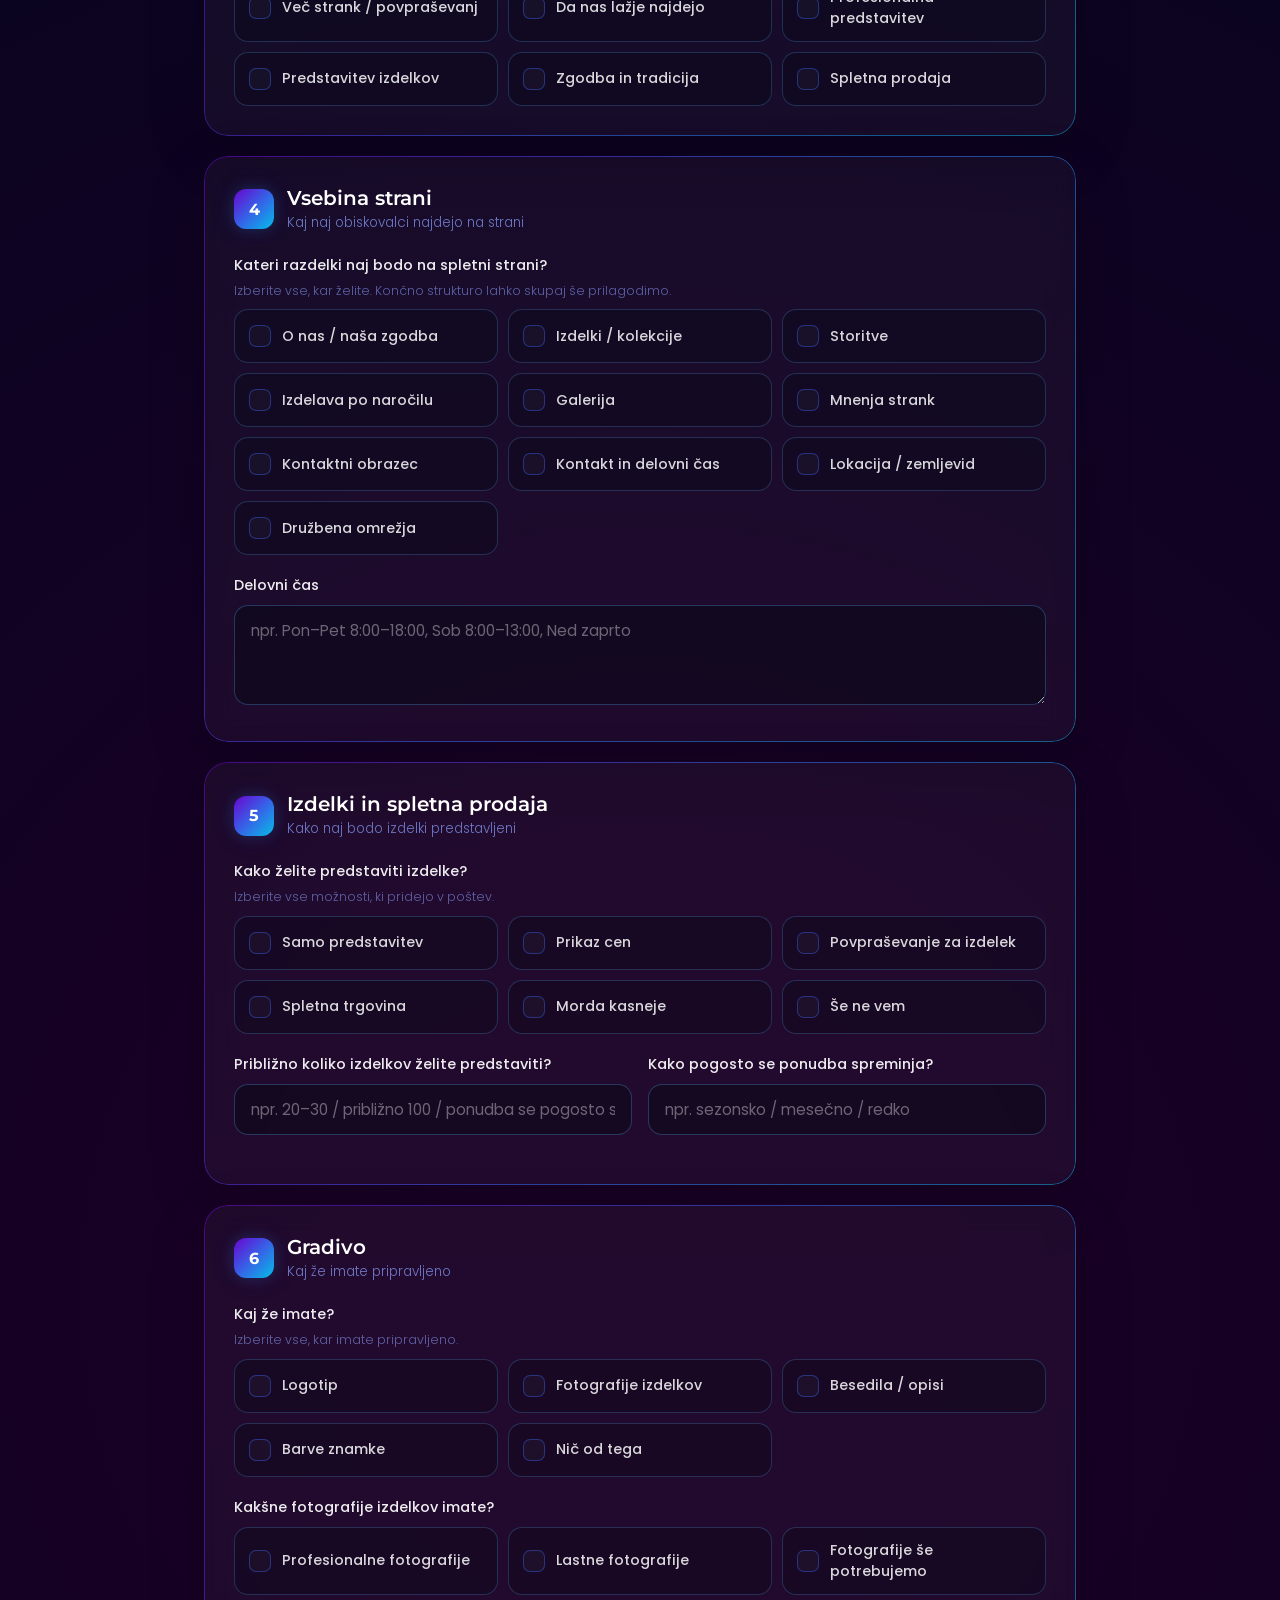
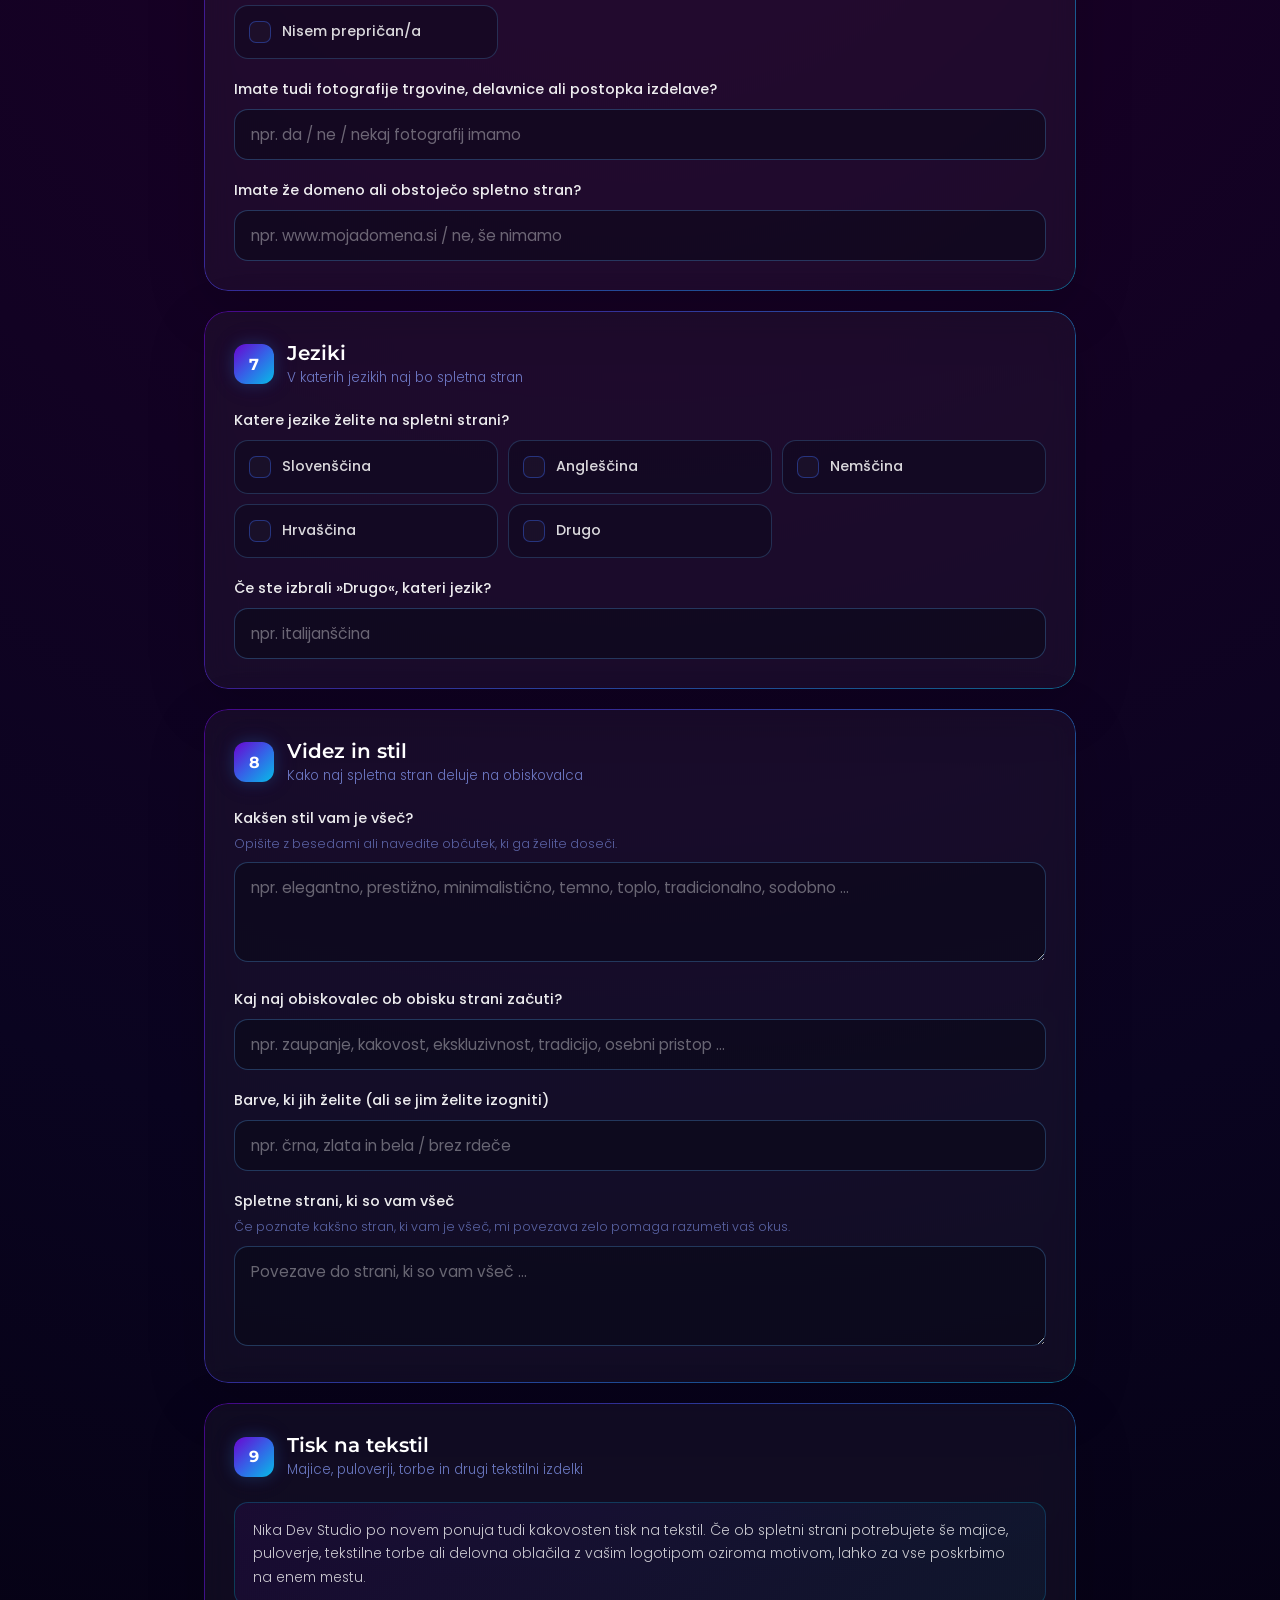
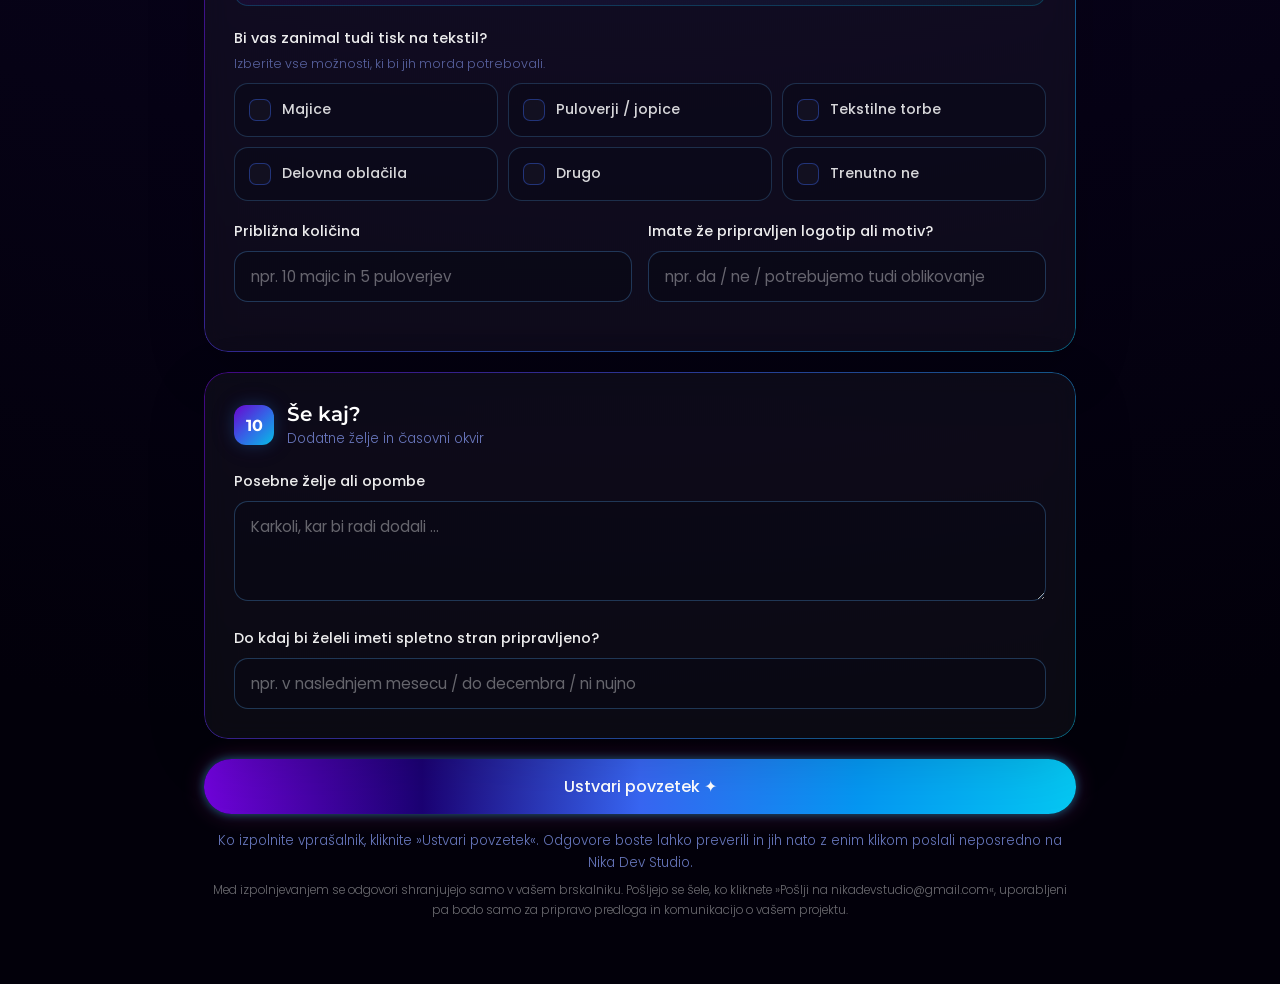
<file: vprasalnik/index.html>
<!DOCTYPE html>
<html lang="sl">
<head>
  <meta charset="UTF-8" />
  <meta name="viewport" content="width=device-width, initial-scale=1.0" />
  <meta name="description" content="Vprašalnik za pripravo spletne strani — Nika Dev Studio" />
  <title>Nika Dev Studio – Vprašalnik za spletno stran</title>

  <link rel="preconnect" href="https://fonts.googleapis.com" />
  <link rel="preconnect" href="https://fonts.gstatic.com" crossorigin />
  <link
    href="https://fonts.googleapis.com/css2?family=Montserrat:wght@400;600;700;800&family=Poppins:wght@300;400;500;600&display=swap"
    rel="stylesheet"
  />

  <link rel="stylesheet" href="styles.css?v=4" />
</head>
<body>
  <div class="page-shell">
    <header class="header">
      <p class="eyebrow">Nika Dev Studio</p>
      <h1>Vprašalnik za spletno stran</h1>
      <p class="sub">
        Da bom lahko pripravila spletno stran, ki bo res predstavljala vaše podjetje in podpirala vaše cilje,
        potrebujem nekaj osnovnih informacij. Izpolnite, kar veste — kar še ni določeno, lahko pustite prazno. 😊
      </p>
    </header>

    <div class="progress-wrap" aria-label="Napredek vprašalnika">
      <div class="progress-bar" aria-hidden="true">
        <div class="progress-fill" id="progressFill"></div>
      </div>
      <div class="progress-txt" id="progressTxt">0 % izpolnjeno</div>
    </div>

    <form id="vform" novalidate>
      <!-- 1 -->
      <section class="glass">
        <div class="sec-head">
          <div class="sec-num">1</div>
          <div>
            <h2>O podjetju</h2>
            <div class="sec-desc">Osnovni podatki</div>
          </div>
        </div>

        <div class="field-grid two-col">
          <div class="field">
            <label for="ime_podjetja">Ime podjetja</label>
            <input id="ime_podjetja" type="text" name="ime_podjetja" placeholder="npr. Zlatarstvo Tajnšek" data-progress="true" />
          </div>

          <div class="field">
            <label for="kontakt_oseba">Kontaktna oseba</label>
            <input id="kontakt_oseba" type="text" name="kontakt_oseba" placeholder="Ime in priimek" data-progress="true" />
          </div>
        </div>

        <div class="field-grid two-col">
          <div class="field">
            <label for="telefon">Telefon</label>
            <input id="telefon" type="tel" name="telefon" placeholder="+386 ..." />
          </div>

          <div class="field">
            <label for="email">E-pošta</label>
            <input id="email" type="email" name="email" placeholder="vas@email.si" />
          </div>
        </div>

        <div class="field">
          <label for="naslov">Naslov / lokacija</label>
          <input id="naslov" type="text" name="naslov" placeholder="Ulica, kraj" />
        </div>
      </section>

      <!-- 2 -->
      <section class="glass">
        <div class="sec-head">
          <div class="sec-num">2</div>
          <div>
            <h2>Vaša dejavnost</h2>
            <div class="sec-desc">Kaj počnete in komu je namenjeno</div>
          </div>
        </div>

        <div class="field">
          <label for="dejavnost">S čim se ukvarjate?</label>
          <div class="hint">Na kratko opišite podjetje in svojo ponudbo.</div>
          <textarea id="dejavnost" name="dejavnost" placeholder="npr. izdelava unikatnega nakita, poročni in zaročni prstani, graviranje, popravila nakita ..." data-progress="true"></textarea>
        </div>

        <div class="field">
          <label for="storitve">Katere so vaše glavne storitve ali izdelki?</label>
          <div class="hint">Naštejte tiste, ki jih želite na spletni strani najbolj izpostaviti.</div>
          <textarea id="storitve" name="storitve" placeholder="npr. prstani, uhani, ogrlice, zapestnice, izdelava po naročilu ..." data-progress="true"></textarea>
        </div>

        <div class="field">
          <label for="stranke">Kdo so vaše stranke?</label>
          <div class="hint">Komu so vaše storitve ali izdelki predvsem namenjeni?</div>
          <textarea id="stranke" name="stranke" placeholder="npr. pari, ki iščejo poročne prstane, kupci unikatnih daril, lokalne stranke, turisti ..." data-progress="true"></textarea>
        </div>
      </section>

      <!-- 3 -->
      <section class="glass">
        <div class="sec-head">
          <div class="sec-num">3</div>
          <div>
            <h2>Cilji spletne strani</h2>
            <div class="sec-desc">Kaj želite doseči</div>
          </div>
        </div>

        <div class="field">
          <label>Kaj naj spletna stran predvsem doseže?</label>
          <div class="hint">Izberite vse, kar velja.</div>
          <div class="checks" data-group="cilji" data-progress-group="true">
            <label class="check-item"><input type="checkbox" value="Več strank in povpraševanj" /><span class="check-box">✓</span><span>Več strank / povpraševanj</span></label>
            <label class="check-item"><input type="checkbox" value="Da nas stranke lažje najdejo na spletu" /><span class="check-box">✓</span><span>Da nas lažje najdejo</span></label>
            <label class="check-item"><input type="checkbox" value="Profesionalna in zaupanja vredna predstavitev podjetja" /><span class="check-box">✓</span><span>Profesionalna predstavitev</span></label>
            <label class="check-item"><input type="checkbox" value="Predstavitev izdelkov oziroma kolekcij" /><span class="check-box">✓</span><span>Predstavitev izdelkov</span></label>
            <label class="check-item"><input type="checkbox" value="Predstavitev zgodbe, tradicije in načina dela" /><span class="check-box">✓</span><span>Zgodba in tradicija</span></label>
            <label class="check-item"><input type="checkbox" value="Spletna prodaja zdaj ali v prihodnosti" /><span class="check-box">✓</span><span>Spletna prodaja</span></label>
          </div>
        </div>
      </section>

      <!-- 4 -->
      <section class="glass">
        <div class="sec-head">
          <div class="sec-num">4</div>
          <div>
            <h2>Vsebina strani</h2>
            <div class="sec-desc">Kaj naj obiskovalci najdejo na strani</div>
          </div>
        </div>

        <div class="field">
          <label>Kateri razdelki naj bodo na spletni strani?</label>
          <div class="hint">Izberite vse, kar želite. Končno strukturo lahko skupaj še prilagodimo.</div>
          <div class="checks" data-group="vsebina" data-progress-group="true">
            <label class="check-item"><input type="checkbox" value="O nas / zgodba podjetja" /><span class="check-box">✓</span><span>O nas / naša zgodba</span></label>
            <label class="check-item"><input type="checkbox" value="Izdelki / kolekcije" /><span class="check-box">✓</span><span>Izdelki / kolekcije</span></label>
            <label class="check-item"><input type="checkbox" value="Storitve" /><span class="check-box">✓</span><span>Storitve</span></label>
            <label class="check-item"><input type="checkbox" value="Izdelava po naročilu" /><span class="check-box">✓</span><span>Izdelava po naročilu</span></label>
            <label class="check-item"><input type="checkbox" value="Galerija" /><span class="check-box">✓</span><span>Galerija</span></label>
            <label class="check-item"><input type="checkbox" value="Mnenja strank" /><span class="check-box">✓</span><span>Mnenja strank</span></label>
            <label class="check-item"><input type="checkbox" value="Kontaktni obrazec" /><span class="check-box">✓</span><span>Kontaktni obrazec</span></label>
            <label class="check-item"><input type="checkbox" value="Kontakt in delovni čas" /><span class="check-box">✓</span><span>Kontakt in delovni čas</span></label>
            <label class="check-item"><input type="checkbox" value="Lokacija / zemljevid" /><span class="check-box">✓</span><span>Lokacija / zemljevid</span></label>
            <label class="check-item"><input type="checkbox" value="Družbena omrežja" /><span class="check-box">✓</span><span>Družbena omrežja</span></label>
          </div>
        </div>

        <div class="field">
          <label for="delovni_cas">Delovni čas</label>
          <textarea id="delovni_cas" name="delovni_cas" placeholder="npr. Pon–Pet 8:00–18:00, Sob 8:00–13:00, Ned zaprto"></textarea>
        </div>
      </section>

      <!-- 5 -->
      <section class="glass">
        <div class="sec-head">
          <div class="sec-num">5</div>
          <div>
            <h2>Izdelki in spletna prodaja</h2>
            <div class="sec-desc">Kako naj bodo izdelki predstavljeni</div>
          </div>
        </div>

        <div class="field">
          <label>Kako želite predstaviti izdelke?</label>
          <div class="hint">Izberite vse možnosti, ki pridejo v poštev.</div>
          <div class="checks" data-group="izdelki" data-progress-group="true">
            <label class="check-item"><input type="checkbox" value="Samo predstavitev izdelkov brez cen" /><span class="check-box">✓</span><span>Samo predstavitev</span></label>
            <label class="check-item"><input type="checkbox" value="Predstavitev izdelkov z navedeno ceno" /><span class="check-box">✓</span><span>Prikaz cen</span></label>
            <label class="check-item"><input type="checkbox" value="Možnost povpraševanja za posamezen izdelek" /><span class="check-box">✓</span><span>Povpraševanje za izdelek</span></label>
            <label class="check-item"><input type="checkbox" value="Spletna trgovina z nakupom in plačilom" /><span class="check-box">✓</span><span>Spletna trgovina</span></label>
            <label class="check-item"><input type="checkbox" value="Spletna trgovina morda kasneje" /><span class="check-box">✓</span><span>Morda kasneje</span></label>
            <label class="check-item"><input type="checkbox" value="Še nisem prepričan/a" /><span class="check-box">✓</span><span>Še ne vem</span></label>
          </div>
        </div>

        <div class="field-grid two-col">
          <div class="field">
            <label for="st_izdelkov">Približno koliko izdelkov želite predstaviti?</label>
            <input id="st_izdelkov" type="text" name="st_izdelkov" placeholder="npr. 20–30 / približno 100 / ponudba se pogosto spreminja" data-progress="true" />
          </div>

          <div class="field">
            <label for="pogostost">Kako pogosto se ponudba spreminja?</label>
            <input id="pogostost" type="text" name="pogostost" placeholder="npr. sezonsko / mesečno / redko" />
          </div>
        </div>
      </section>

      <!-- 6 -->
      <section class="glass">
        <div class="sec-head">
          <div class="sec-num">6</div>
          <div>
            <h2>Gradivo</h2>
            <div class="sec-desc">Kaj že imate pripravljeno</div>
          </div>
        </div>

        <div class="field">
          <label>Kaj že imate?</label>
          <div class="hint">Izberite vse, kar imate pripravljeno.</div>
          <div class="checks" data-group="gradivo" data-progress-group="true" data-exclusive-value="Nič od tega">
            <label class="check-item"><input type="checkbox" value="Logotip" /><span class="check-box">✓</span><span>Logotip</span></label>
            <label class="check-item"><input type="checkbox" value="Fotografije izdelkov" /><span class="check-box">✓</span><span>Fotografije izdelkov</span></label>
            <label class="check-item"><input type="checkbox" value="Besedila / opisi" /><span class="check-box">✓</span><span>Besedila / opisi</span></label>
            <label class="check-item"><input type="checkbox" value="Barve in vizualna podoba znamke" /><span class="check-box">✓</span><span>Barve znamke</span></label>
            <label class="check-item"><input type="checkbox" value="Nič od tega" /><span class="check-box">✓</span><span>Nič od tega</span></label>
          </div>
        </div>

        <div class="field">
          <label>Kakšne fotografije izdelkov imate?</label>
          <div class="checks" data-group="fotografije">
            <label class="check-item"><input type="checkbox" value="Profesionalne produktne fotografije" /><span class="check-box">✓</span><span>Profesionalne fotografije</span></label>
            <label class="check-item"><input type="checkbox" value="Fotografije, ki smo jih posneli sami" /><span class="check-box">✓</span><span>Lastne fotografije</span></label>
            <label class="check-item"><input type="checkbox" value="Fotografije bo treba še pripraviti" /><span class="check-box">✓</span><span>Fotografije še potrebujemo</span></label>
            <label class="check-item"><input type="checkbox" value="Nisem prepričan/a, ali so dovolj kakovostne" /><span class="check-box">✓</span><span>Nisem prepričan/a</span></label>
          </div>
        </div>

        <div class="field">
          <label for="dodatne_foto">Imate tudi fotografije trgovine, delavnice ali postopka izdelave?</label>
          <input id="dodatne_foto" type="text" name="dodatne_foto" placeholder="npr. da / ne / nekaj fotografij imamo" />
        </div>

        <div class="field">
          <label for="domena">Imate že domeno ali obstoječo spletno stran?</label>
          <input id="domena" type="text" name="domena" placeholder="npr. www.mojadomena.si / ne, še nimamo" />
        </div>
      </section>

      <!-- 7 -->
      <section class="glass">
        <div class="sec-head">
          <div class="sec-num">7</div>
          <div>
            <h2>Jeziki</h2>
            <div class="sec-desc">V katerih jezikih naj bo spletna stran</div>
          </div>
        </div>

        <div class="field">
          <label>Katere jezike želite na spletni strani?</label>
          <div class="checks" data-group="jeziki" data-progress-group="true">
            <label class="check-item"><input type="checkbox" value="Slovenščina" /><span class="check-box">✓</span><span>Slovenščina</span></label>
            <label class="check-item"><input type="checkbox" value="Angleščina" /><span class="check-box">✓</span><span>Angleščina</span></label>
            <label class="check-item"><input type="checkbox" value="Nemščina" /><span class="check-box">✓</span><span>Nemščina</span></label>
            <label class="check-item"><input type="checkbox" value="Hrvaščina" /><span class="check-box">✓</span><span>Hrvaščina</span></label>
            <label class="check-item"><input type="checkbox" value="Drug jezik" /><span class="check-box">✓</span><span>Drugo</span></label>
          </div>
        </div>

        <div class="field">
          <label for="drugi_jezik">Če ste izbrali »Drugo«, kateri jezik?</label>
          <input id="drugi_jezik" type="text" name="drugi_jezik" placeholder="npr. italijanščina" />
        </div>
      </section>

      <!-- 8 -->
      <section class="glass">
        <div class="sec-head">
          <div class="sec-num">8</div>
          <div>
            <h2>Videz in stil</h2>
            <div class="sec-desc">Kako naj spletna stran deluje na obiskovalca</div>
          </div>
        </div>

        <div class="field">
          <label for="stil">Kakšen stil vam je všeč?</label>
          <div class="hint">Opišite z besedami ali navedite občutek, ki ga želite doseči.</div>
          <textarea id="stil" name="stil" placeholder="npr. elegantno, prestižno, minimalistično, temno, toplo, tradicionalno, sodobno ..." data-progress="true"></textarea>
        </div>

        <div class="field">
          <label for="obcutek">Kaj naj obiskovalec ob obisku strani začuti?</label>
          <input id="obcutek" type="text" name="obcutek" placeholder="npr. zaupanje, kakovost, ekskluzivnost, tradicijo, osebni pristop ..." />
        </div>

        <div class="field">
          <label for="barve">Barve, ki jih želite (ali se jim želite izogniti)</label>
          <input id="barve" type="text" name="barve" placeholder="npr. črna, zlata in bela / brez rdeče" />
        </div>

        <div class="field">
          <label for="primeri">Spletne strani, ki so vam všeč</label>
          <div class="hint">Če poznate kakšno stran, ki vam je všeč, mi povezava zelo pomaga razumeti vaš okus.</div>
          <textarea id="primeri" name="primeri" placeholder="Povezave do strani, ki so vam všeč ..."></textarea>
        </div>
      </section>

      <!-- 9 -->
      <section class="glass">
        <div class="sec-head">
          <div class="sec-num">9</div>
          <div>
            <h2>Tisk na tekstil</h2>
            <div class="sec-desc">Majice, puloverji, torbe in drugi tekstilni izdelki</div>
          </div>
        </div>

        <div class="service-note">
          Nika Dev Studio po novem ponuja tudi kakovosten tisk na tekstil. Če ob spletni strani potrebujete še
          majice, puloverje, tekstilne torbe ali delovna oblačila z vašim logotipom oziroma motivom, lahko za vse
          poskrbimo na enem mestu.
        </div>

        <div class="field">
          <label>Bi vas zanimal tudi tisk na tekstil?</label>
          <div class="hint">Izberite vse možnosti, ki bi jih morda potrebovali.</div>
          <div class="checks" data-group="tisk" data-exclusive-value="Trenutno ne potrebujemo tiska">
            <label class="check-item"><input type="checkbox" value="Tisk na majice" /><span class="check-box">✓</span><span>Majice</span></label>
            <label class="check-item"><input type="checkbox" value="Tisk na puloverje oziroma jopice s kapuco" /><span class="check-box">✓</span><span>Puloverji / jopice</span></label>
            <label class="check-item"><input type="checkbox" value="Tisk na tekstilne torbe" /><span class="check-box">✓</span><span>Tekstilne torbe</span></label>
            <label class="check-item"><input type="checkbox" value="Tisk na delovna oblačila" /><span class="check-box">✓</span><span>Delovna oblačila</span></label>
            <label class="check-item"><input type="checkbox" value="Drug tekstilni izdelek" /><span class="check-box">✓</span><span>Drugo</span></label>
            <label class="check-item"><input type="checkbox" value="Trenutno ne potrebujemo tiska" /><span class="check-box">✓</span><span>Trenutno ne</span></label>
          </div>
        </div>

        <div class="field-grid two-col">
          <div class="field">
            <label for="tisk_kolicina">Približna količina</label>
            <input id="tisk_kolicina" type="text" name="tisk_kolicina" placeholder="npr. 10 majic in 5 puloverjev" />
          </div>

          <div class="field">
            <label for="tisk_motiv">Imate že pripravljen logotip ali motiv?</label>
            <input id="tisk_motiv" type="text" name="tisk_motiv" placeholder="npr. da / ne / potrebujemo tudi oblikovanje" />
          </div>
        </div>
      </section>

      <!-- 10 -->
      <section class="glass">
        <div class="sec-head">
          <div class="sec-num">10</div>
          <div>
            <h2>Še kaj?</h2>
            <div class="sec-desc">Dodatne želje in časovni okvir</div>
          </div>
        </div>

        <div class="field">
          <label for="opombe">Posebne želje ali opombe</label>
          <textarea id="opombe" name="opombe" placeholder="Karkoli, kar bi radi dodali ..."></textarea>
        </div>

        <div class="field">
          <label for="rok">Do kdaj bi želeli imeti spletno stran pripravljeno?</label>
          <input id="rok" type="text" name="rok" placeholder="npr. v naslednjem mesecu / do decembra / ni nujno" />
        </div>
      </section>

      <div class="btn-row">
        <button type="button" class="btn" id="generateBtn">Ustvari povzetek ✦</button>
      </div>

      <p class="intro-note">
        Ko izpolnite vprašalnik, kliknite »Ustvari povzetek«. Odgovore boste lahko preverili in jih nato z enim klikom poslali neposredno na Nika Dev Studio.
      </p>
      <p class="privacy-note">
        Med izpolnjevanjem se odgovori shranjujejo samo v vašem brskalniku. Pošljejo se šele, ko kliknete »Pošlji na nikadevstudio@gmail.com«,
        uporabljeni pa bodo samo za pripravo predloga in komunikacijo o vašem projektu.
      </p>
    </form>

    <section class="result" id="result" aria-live="polite">
      <div class="glass">
        <div class="sec-head">
          <div class="sec-num">✓</div>
          <div>
            <h2>Vaš povzetek</h2>
            <div class="sec-desc" id="resultDesc">Povzetek vaših odgovorov</div>
          </div>
        </div>

        <div class="send-status" id="sendStatus" role="status"></div>

        <div class="result-box" id="resultBox"></div>

        <div class="btn-row result-actions">
          <button type="button" class="btn" id="directSendBtn">Pošlji na nikadevstudio@gmail.com ✦</button>
        </div>
      </div>
    </section>
  </div>

  <div class="toast" id="toast" role="status">Besedilo kopirano! ✦</div>

  <script src="script.js?v=2"></script>
</body>
</html>
</file>
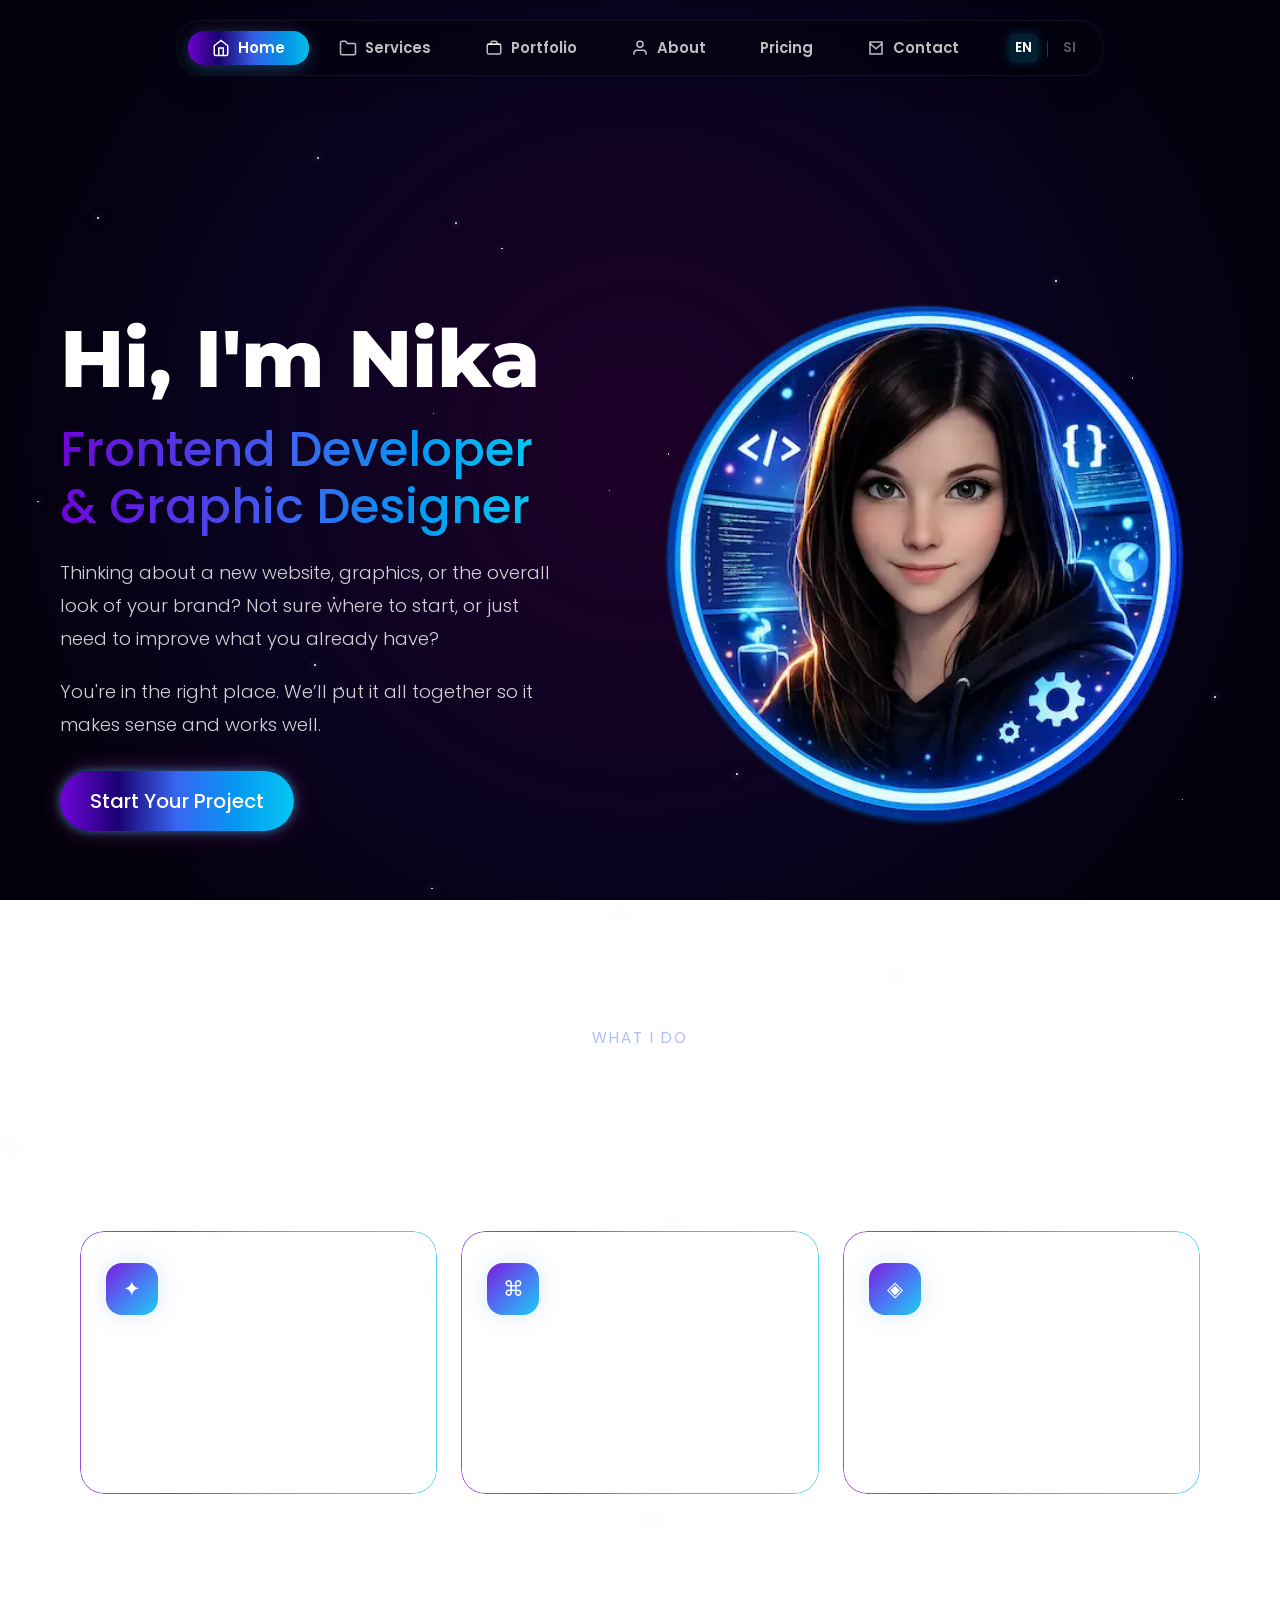
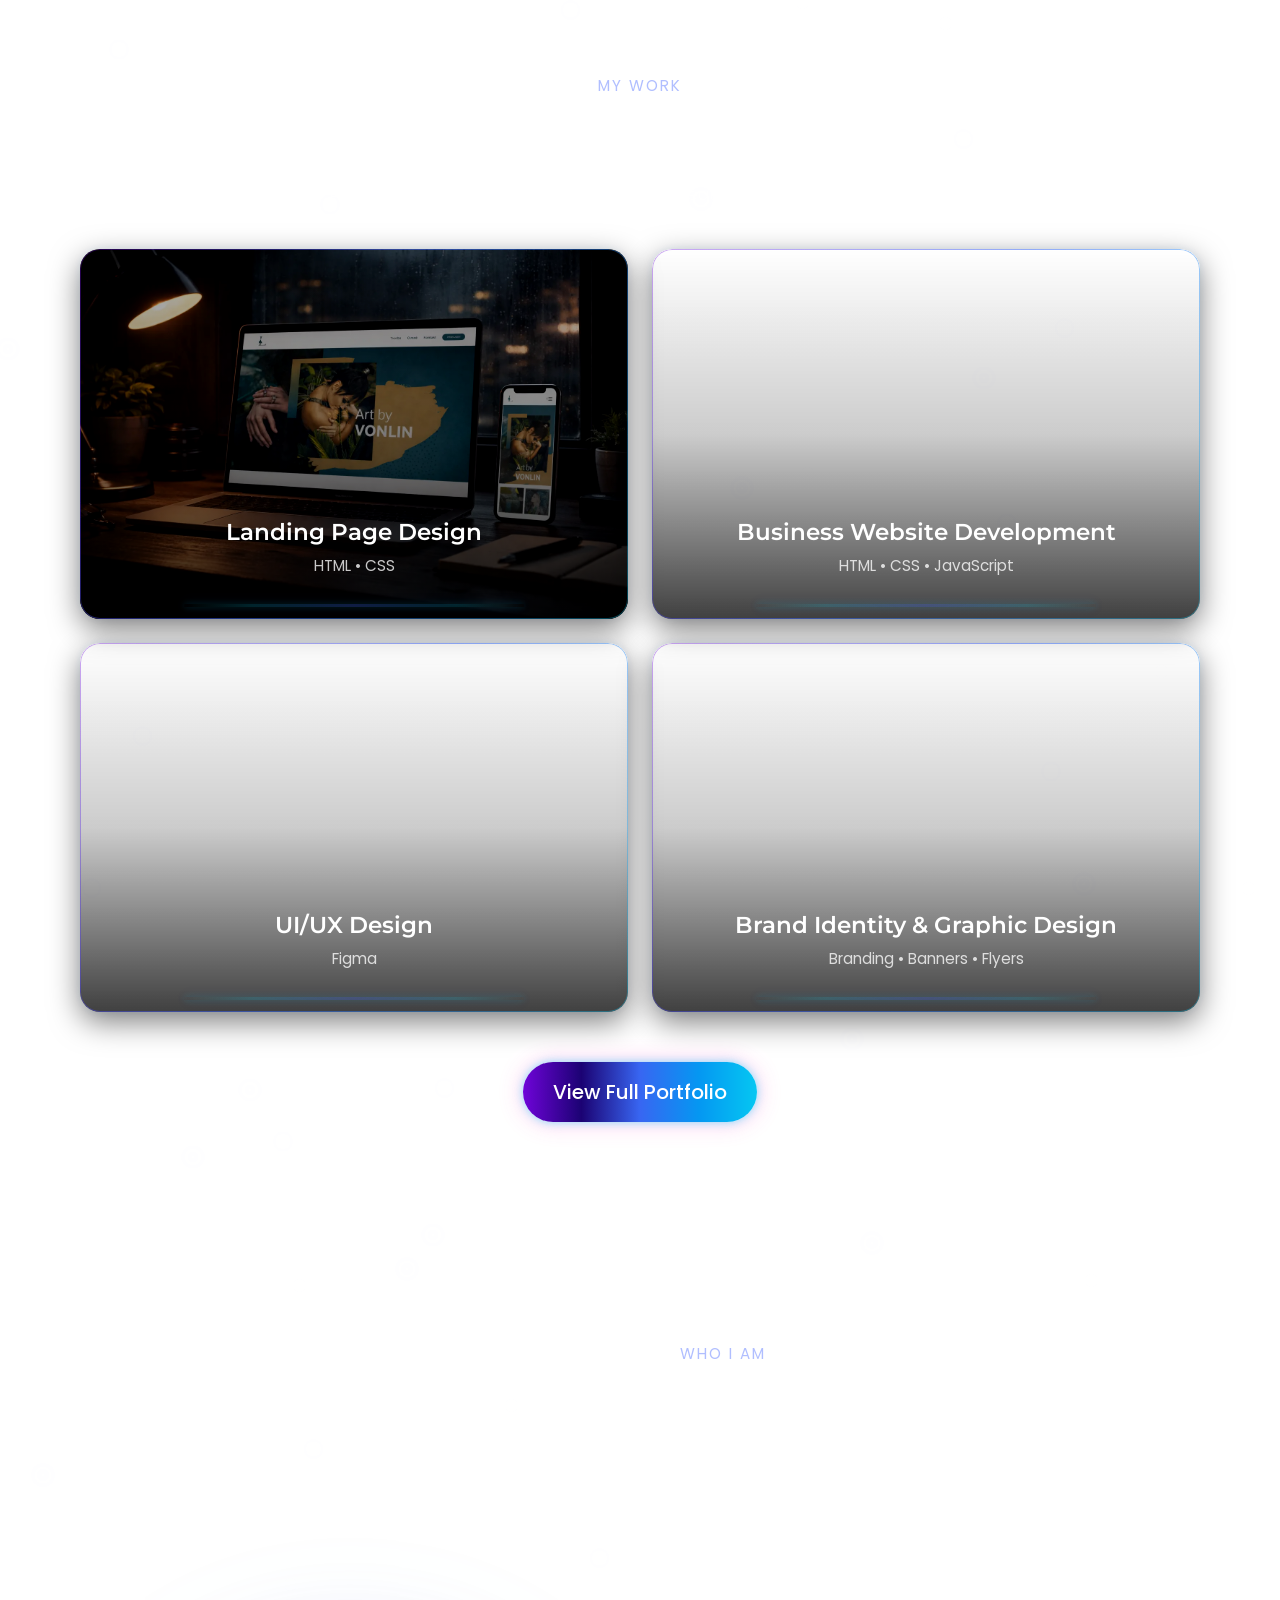
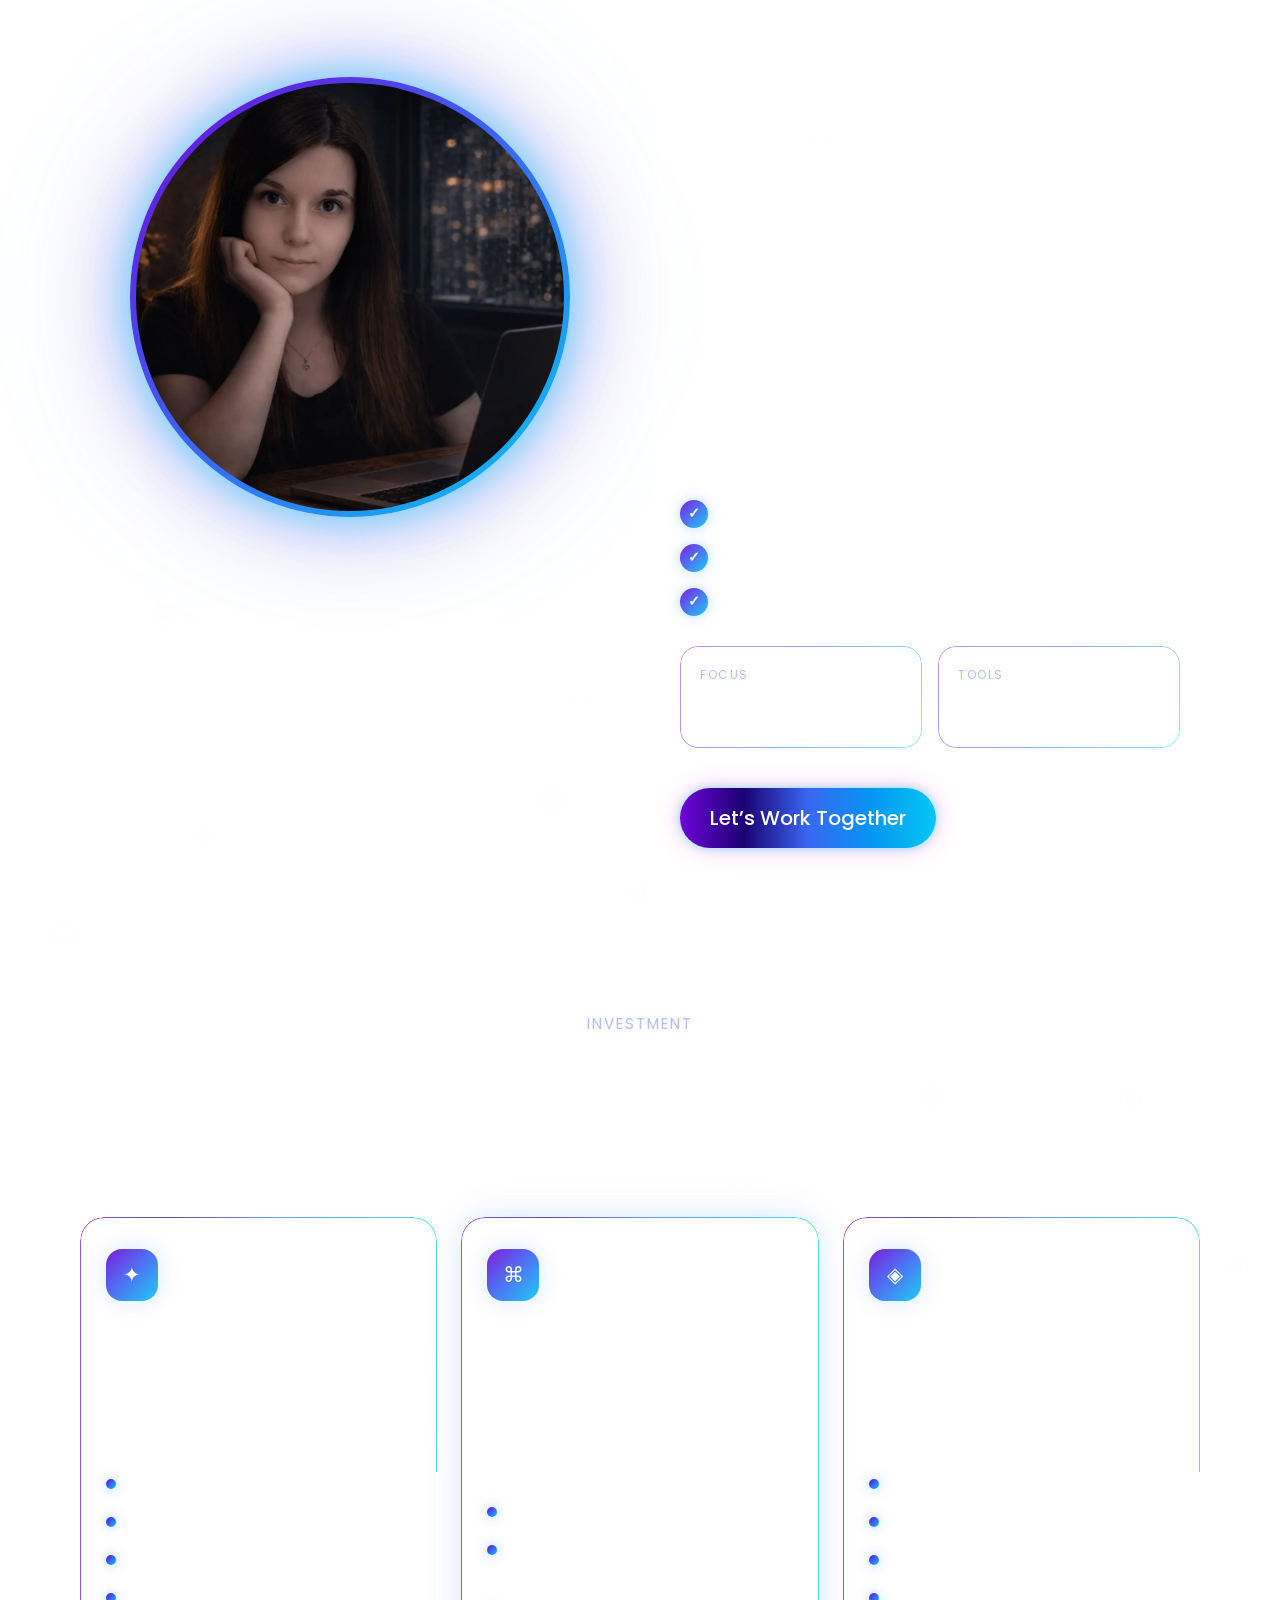
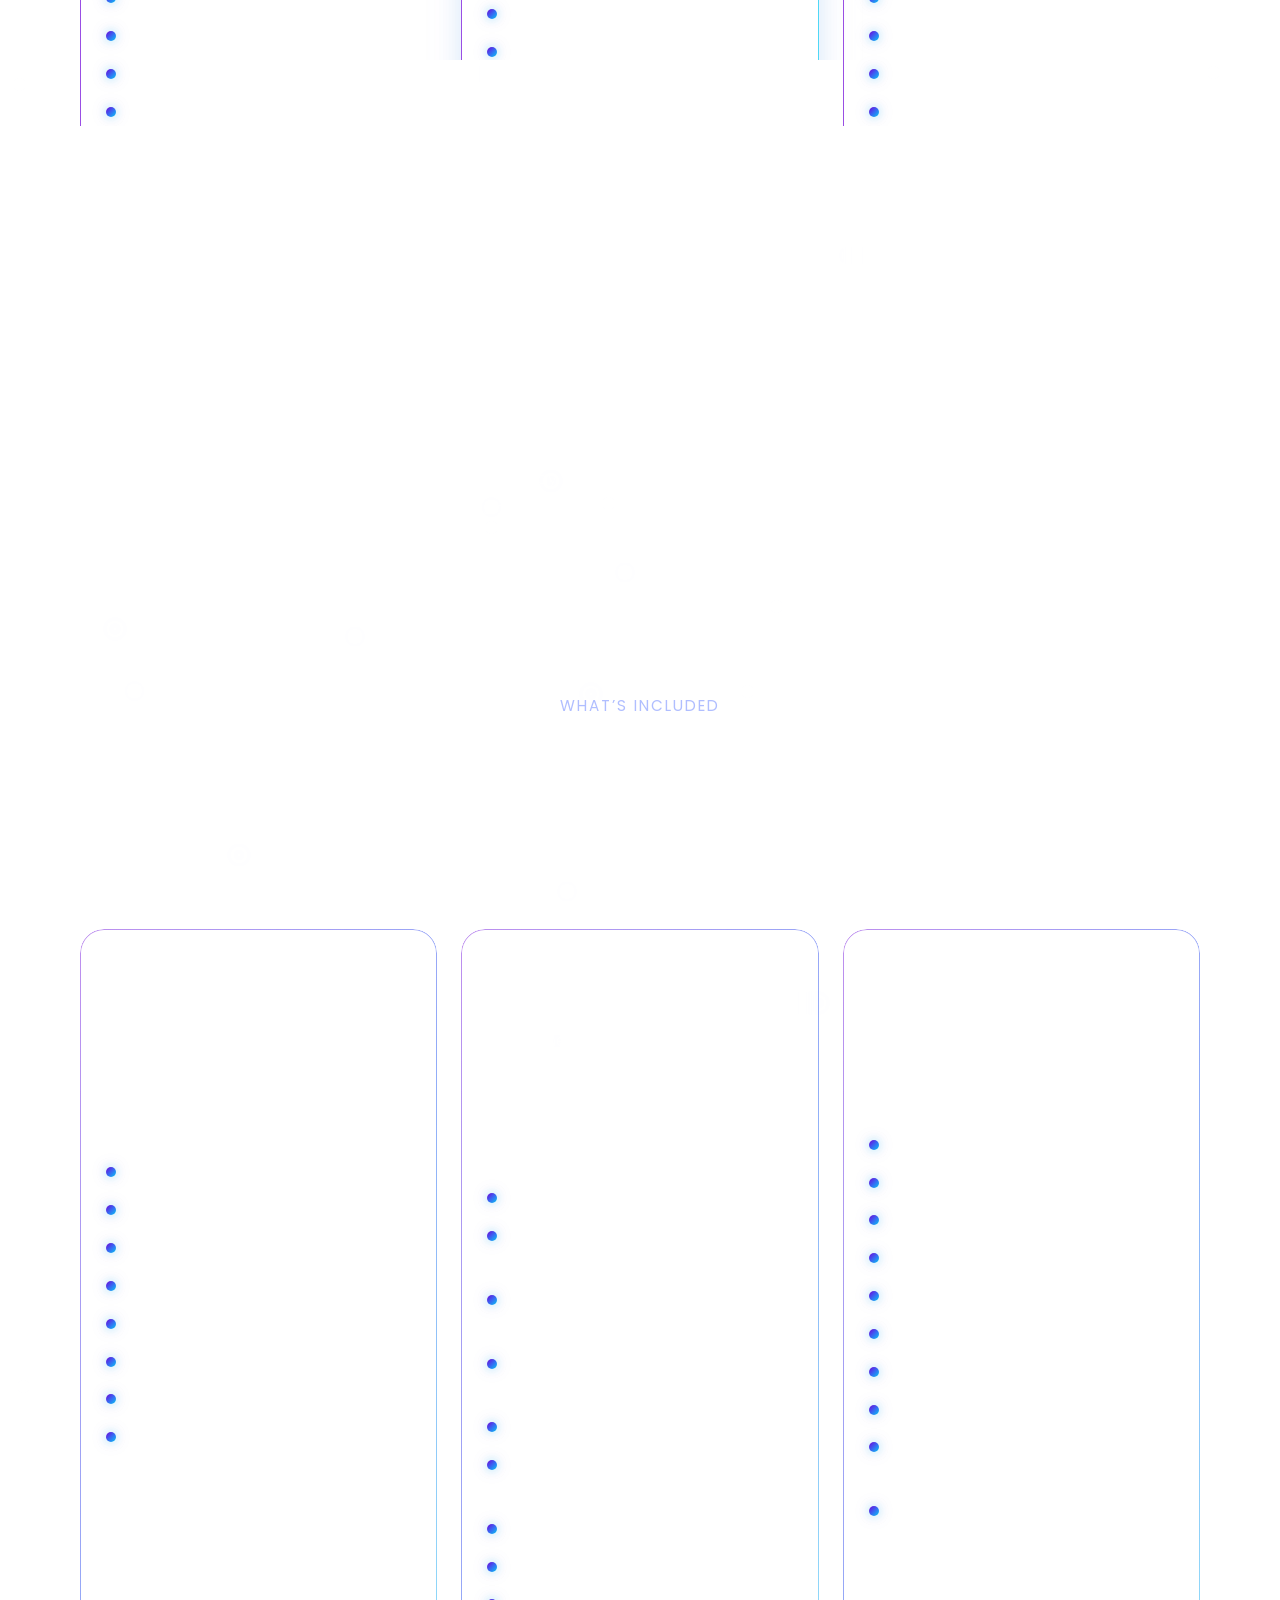
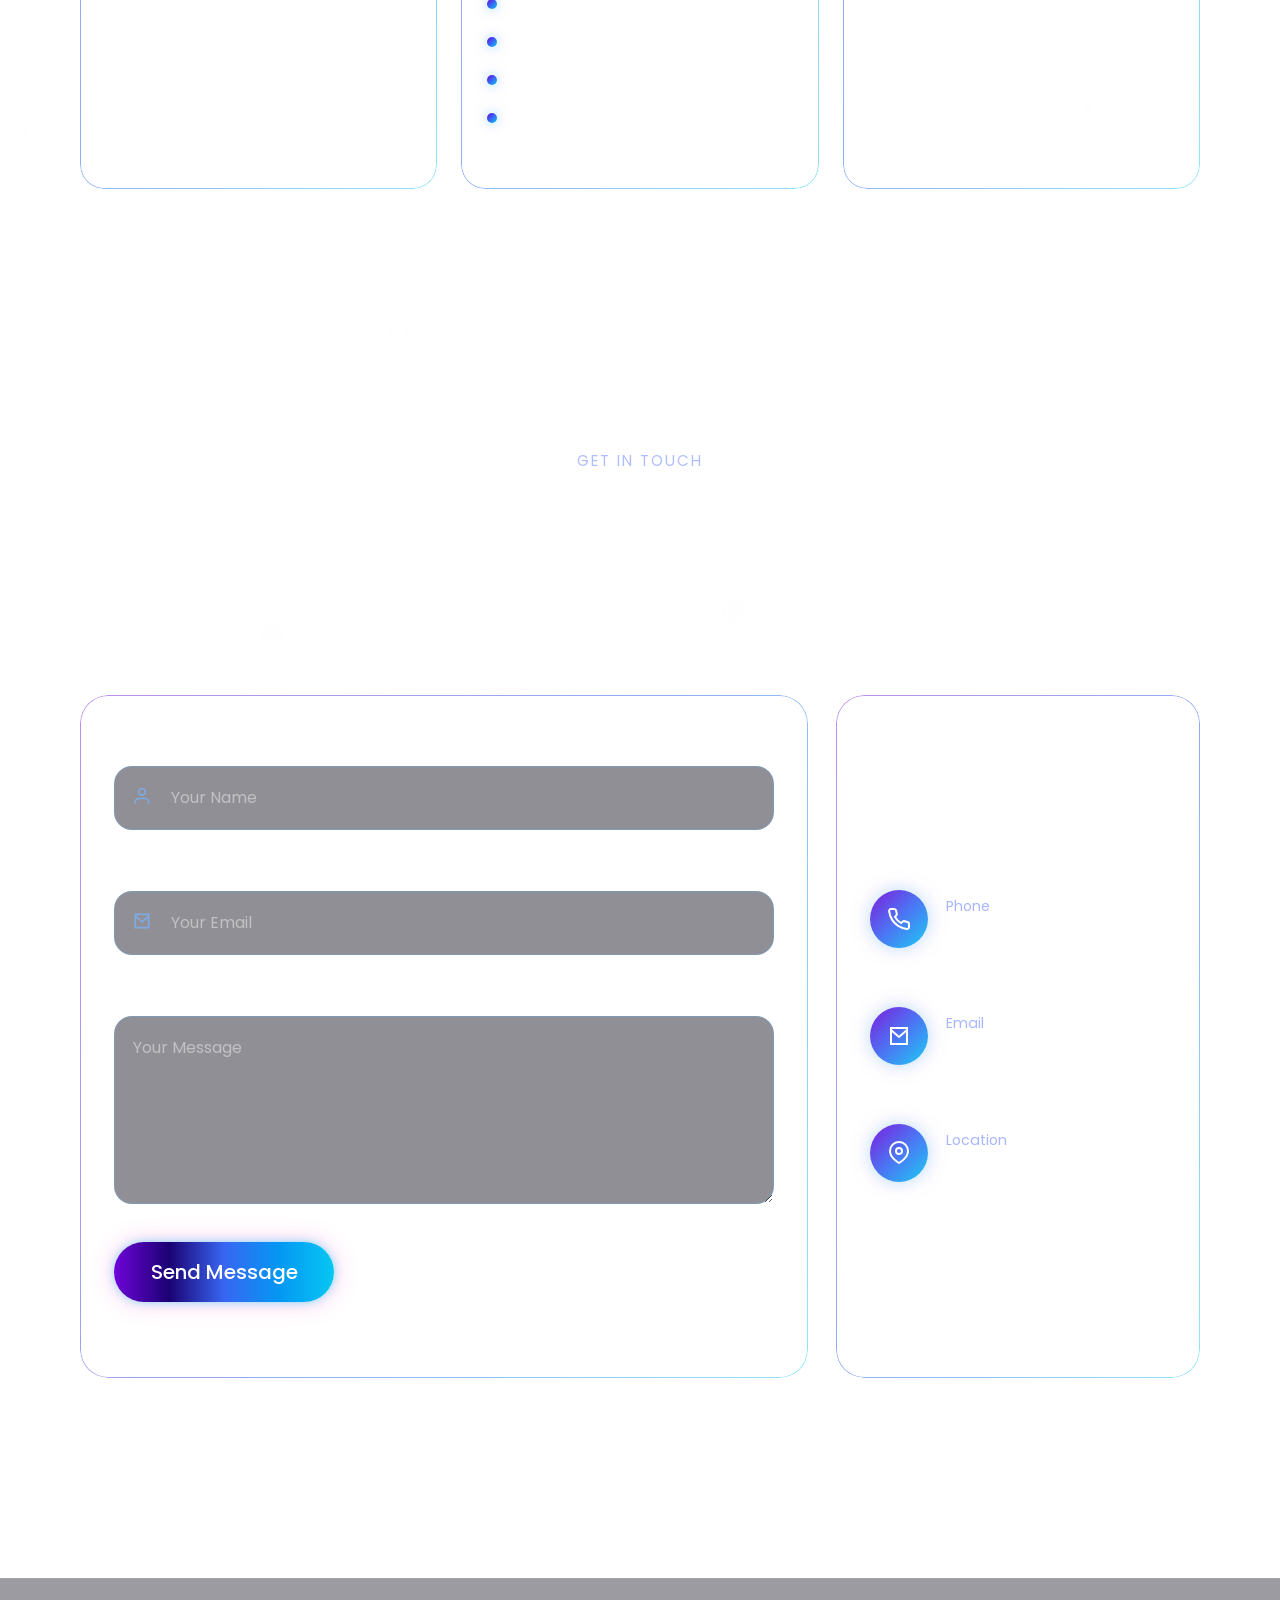
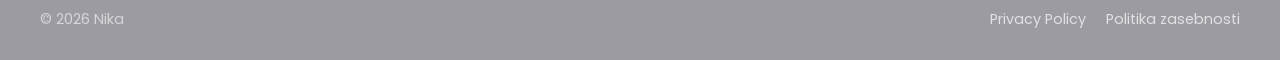
<file: index-en.html>
<!doctype html>
<html lang="en">
  <head>
    <meta charset="UTF-8" />
    <meta name="viewport" content="width=device-width, initial-scale=1.0" />
    <link rel="icon" href="obrazky/favicon.png" />
    <link rel="icon" href="obrazky/favicon.ico" />
<link rel="icon" type="image/png" sizes="32x32" href="obrazky/favicon-32x32.png" />
<link rel="icon" type="image/png" sizes="16x16" href="obrazky/favicon-16x16.png" />
    <meta name="author" content="Nika" />
    <meta property="og:title" content="Nika Dev Studio | Graphic Design & Web Development" />
<meta property="og:description" content="Frontend developer and graphic designer creating modern, responsive websites and visual solutions for businesses and brands." />
<meta property="og:image" content="https://nikadevstudio.si/obrazky/Nika_og.jpg" />
<meta property="og:url" content="https://nikadevstudio.si/index-en.html" />
<meta property="og:type" content="website" />

    <title>Nika | Frontend Developer & Graphic Designer</title>
    <meta
      name="description"
      content="Frontend developer and graphic designer creating modern, responsive websites and visual design for businesses and brands."
    />

    <link rel="stylesheet" href="styles.css" />
  </head>

  <body>
    <a class="skip-link" href="#main-content">Skip to main content</a>

    <div id="comets" aria-hidden="true"></div>

    <header>
      <nav class="navbar" aria-label="Main navigation">
  <button class="menu-toggle" aria-label="Menu">☰</button>

  <div class="nav-indicator" aria-hidden="true"></div>

  <a class="nav-link active" href="/index-en.html#home">
    <svg
      class="nav-icon"
      viewBox="0 0 24 24"
      fill="none"
      stroke="currentColor"
      stroke-width="2"
      aria-hidden="true"
    >
      <path d="M3 9l9-7 9 7v11a2 2 0 0 1-2 2H5a2 2 0 0 1-2-2z" />
      <polyline points="9,22 9,12 15,12 15,22" />
    </svg>
    <span>Home</span>
  </a>

  <a class="nav-link" href="/index-en.html#services">
    <svg
      class="nav-icon"
      viewBox="0 0 24 24"
      fill="none"
      stroke="currentColor"
      stroke-width="2"
      aria-hidden="true"
    >
      <path
        d="M22 19a2 2 0 0 1-2 2H4a2 2 0 0 1-2-2V5a2 2 0 0 1 2-2h5l2 3h9a2 2 0 0 1 2 2z"
      />
    </svg>
    <span>Services</span>
  </a>

  <a class="nav-link" href="/index-en.html#portfolio">
    <svg
      class="nav-icon"
      viewBox="0 0 24 24"
      fill="none"
      stroke="currentColor"
      stroke-width="2"
      aria-hidden="true"
    >
      <path d="M3 7h18" />
      <path d="M8 7V5a2 2 0 0 1 2-2h4a2 2 0 0 1 2 2v2" />
      <rect x="3" y="7" width="18" height="13" rx="2" />
    </svg>
    <span>Portfolio</span>
  </a>

  <a class="nav-link" href="/index-en.html#about">
    <svg
      class="nav-icon"
      viewBox="0 0 24 24"
      fill="none"
      stroke="currentColor"
      stroke-width="2"
      aria-hidden="true"
    >
      <path d="M20 21v-2a4 4 0 0 0-4-4H8a4 4 0 0 0-4 4v2" />
      <circle cx="12" cy="7" r="4" />
    </svg>
    <span>About</span>
  </a>

  <a class="nav-link nav-link-textonly" href="/index-en.html#pricing">
    <span>Pricing</span>
  </a>

  <a class="nav-link" href="/index-en.html#contact">
    <svg
      class="nav-icon"
      viewBox="0 0 24 24"
      fill="none"
      stroke="currentColor"
      stroke-width="2"
      aria-hidden="true"
    >
      <path d="M4 4h16v16H4z" />
      <path d="M4 6l8 7 8-7" />
    </svg>
    <span>Contact</span>
  </a>

  <div class="lang-switch">
    <a href="/index-en.html#home" class="lang active">EN</a>
    <span class="lang-divider">|</span>
    <a href="/#home" class="lang">SI</a>
  </div>
</nav>
    </header>

    <main id="main-content">
      <section id="home">
        <div class="first">
          <p class="intro-text">Hi, I'm Nika</p>

          <h1 class="hero-title">
            Frontend Developer <br />
            & Graphic Designer
          </h1>

          <p class="whatido">
            Thinking about a new website, graphics, or the overall look of your
            brand? Not sure where to start, or just need to improve what you
            already have?
          </p>

          <p class="whatido">
            You're in the right place. We’ll put it all together so it makes
            sense and works well.
          </p>

          <a href="#contact" class="contact-btn">Start Your Project</a>
        </div>

        <div class="profile-pic">
          <img
            src="obrazky/profile.webp"
            alt="Portrait of Nika, frontend developer and graphic designer"
            width="400"
            height="400"
            decoding="async"
            loading="eager"
            fetchpriority="high"
          />
        </div>
      </section>

      <section
        id="services"
        class="services-section"
        aria-label="Services section"
      >
        <div class="section-heading">
          <p class="section-label">What I Do</p>
          <h2>Services</h2>
          <p class="section-text">
            I help you with your website or graphics so it looks good and, more
            importantly, works the way it should.
          </p>
        </div>

        <div class="services-grid">
          <article class="service-card">
            <div class="service-icon" aria-hidden="true">✦</div>
            <h3>Web Design</h3>
            <p>
              I design websites that look good, make sense, and are easy to
              navigate.
            </p>
          </article>

          <article class="service-card">
            <div class="service-icon" aria-hidden="true">⌘</div>
            <h3>Web Development</h3>
            <p>
              I make sure your website works smoothly on both mobile and
              desktop.
            </p>
          </article>

          <article class="service-card">
            <div class="service-icon" aria-hidden="true">◈</div>
            <h3>Graphic Design</h3>
            <p>
              I create graphics that stand out and are actually useful — from
              banners to business cards.
            </p>
          </article>
        </div>
      </section>

      <section
        id="portfolio"
        class="portfolio-section"
        aria-label="Portfolio section"
      >
        <div class="section-heading">
          <p class="section-label">My Work</p>
          <h2>Portfolio</h2>
          <p class="section-text">
            A selection of my work combining visual creativity with functional
            solutions.
          </p>
        </div>

        <div class="portfolio-grid">
          <article class="portfolio-card portfolio-card-light">
            <a
              href="portfolio-en.html"
              class="portfolio-card-link"
              aria-label="Open portfolio: Landing Page Design"
            >
              <span class="sr-only">Open portfolio: Landing Page Design</span>
            </a>

            <img
              src="obrazky/project1.webp"
              alt="Landing page design example"
              loading="lazy"
              decoding="async"
            />
            <div class="card-overlay">
              <h3>Landing Page Design</h3>
              <p>HTML • CSS</p>
              <div class="card-line" aria-hidden="true"></div>
            </div>
          </article>

          <article class="portfolio-card portfolio-card-light">
            <a
              href="portfolio-en.html"
              class="portfolio-card-link"
              aria-label="Open portfolio: Business Website Development"
            >
              <span class="sr-only"
                >Open portfolio: Business Website Development</span
              >
            </a>

            <img
              src="obrazky/project2.webp"
              alt="Business website development example"
              loading="lazy"
              decoding="async"
            />
            <div class="card-overlay">
              <h3>Business Website Development</h3>
              <p>HTML • CSS • JavaScript</p>
              <div class="card-line" aria-hidden="true"></div>
            </div>
          </article>

          <article class="portfolio-card">
            <a
              href="portfolio-en.html"
              class="portfolio-card-link"
              aria-label="Open portfolio: UI UX Design"
            >
              <span class="sr-only">Open portfolio: UI UX Design</span>
            </a>

            <img
              src="obrazky/project3.webp"
              alt="UI UX design example in Figma"
              loading="lazy"
              decoding="async"
            />
            <div class="card-overlay">
              <h3>UI/UX Design</h3>
              <p>Figma</p>
              <div class="card-line" aria-hidden="true"></div>
            </div>
          </article>

          <article
            class="portfolio-card portfolio-card-light portfolio-card-graphic"
          >
            <a
              href="portfolio-en.html"
              class="portfolio-card-link"
              aria-label="Open portfolio: Brand Identity and Graphic Design"
            >
              <span class="sr-only"
                >Open portfolio: Brand Identity and Graphic Design</span
              >
            </a>

            <img
              src="obrazky/project4.webp"
              alt="Brand identity and graphic design work"
              loading="lazy"
              decoding="async"
            />
            <div class="card-overlay">
              <h3>Brand Identity & Graphic Design</h3>
              <p>Branding • Banners • Flyers</p>
              <div class="card-line" aria-hidden="true"></div>
            </div>
          </article>
        </div>

        <div class="portfolio-button-wrap">
          <a href="portfolio-en.html" class="contact-btn"
            >View Full Portfolio</a
          >
        </div>
      </section>

      <section id="about" class="about-section" aria-label="About section">
        <div class="about-grid">
          <div class="about-image-wrap">
            <div class="about-image-circle">
              <img
                src="obrazky/about-photo.webp"
                alt="Portrait of Nika"
                width="400"
                height="400"
                loading="lazy"
                decoding="async"
              />
            </div>
          </div>

          <div class="about-content">
            <p class="section-label">Who I Am</p>
            <h2>About Me</h2>

            <p class="about-text">
              You might be wondering why my portfolio is entirely in Czech.
              Honestly, I never expected to end up here. But let’s start from
              the beginning.
            </p>

            <p class="about-text">
              In 2019, I started working as a graphic designer at Grepa
              Networks, an internet service provider. It was a smaller company,
              so I got hands-on experience with everything – from working in
              Adobe Suite, printing banners and vehicle wraps, to installing
              them myself. Over time, I moved into web design and started
              learning HTML, CSS, and JavaScript to have full control over the
              final result. I’ve worked on a variety of projects, from
              collaborating with an artist and a city library to preparing
              political campaigns.
            </p>

            <p class="about-text">
              In 2024, I completed my last campaign before going on maternity
              leave, and shortly after that, we moved to Slovenia, where my
              partner is from. It was a big change and, honestly, a bit of a
              shock. But now I feel that creative drive coming back. I want to
              return to the work that fulfills me and makes sense to me. That’s
              why I’m here. I believe good design isn’t just about how it looks,
              but mainly about how well it works and how much sense it makes.
            </p>

            <div class="about-points">
              <div class="about-point">
                <span class="about-check" aria-hidden="true">✓</span>
                <p>Clear communication and a simple collaboration process</p>
              </div>

              <div class="about-point">
                <span class="about-check" aria-hidden="true">✓</span>
                <p>Design and websites that make sense and work well</p>
              </div>

              <div class="about-point">
                <span class="about-check" aria-hidden="true">✓</span>
                <p>An individual approach to every project</p>
              </div>
            </div>

            <div class="about-info-grid">
              <div class="about-info-card">
                <span class="about-info-label">Focus</span>
                <strong>Graphic Design & Frontend Development</strong>
              </div>

              <div class="about-info-card">
                <span class="about-info-label">Tools</span>
                <strong>HTML • CSS • JavaScript • Figma • Adobe Suite</strong>
              </div>
            </div>

            <a href="#contact" class="contact-btn about-cta"
              >Let’s Work Together</a
            >
          </div>
        </div>
      </section>

      <section
        id="pricing"
        class="pricing-section"
        aria-label="Pricing section"
      >
        <div class="section-heading">
          <p class="section-label">Investment</p>
          <h2>Pricing</h2>
          <p class="section-text">
            Clear starting packages for web and graphic design services. Every
            project is different, so the final price depends on the scope,
            content, and level of complexity.
          </p>
        </div>

        <div class="pricing-grid">
          <article class="pricing-card">
            <div class="pricing-icon" aria-hidden="true">✦</div>
            <h3>Starter Website</h3>
            <p class="pricing-intro">
              A simple and professional one-page website for freelancers,
              personal brands, and small businesses.
            </p>

            <ul class="pricing-list">
              <li>1 page website</li>
              <li>Custom modern layout</li>
              <li>Responsive mobile design</li>
              <li>Basic SEO setup</li>
              <li>Contact form integration</li>
              <li>Fast-loading structure</li>
              <li>Basic post-launch support</li>
            </ul>

            <div class="pricing-price">from 300 €</div>
            <p class="pricing-note">
              Ideal for portfolios, service pages, and simple business
              presentation websites.
            </p>

            <a href="#contact" class="contact-btn pricing-btn">Get Started</a>
          </article>

          <article class="pricing-card pricing-card-featured">
            <div class="pricing-icon" aria-hidden="true">⌘</div>
            <h3>Business Website</h3>
            <p class="pricing-intro">
              A more complete website solution for businesses that need stronger
              structure, more content, and a more polished online presence.
            </p>

            <ul class="pricing-list">
              <li>Multi-page website</li>
              <li>Custom design tailored to your brand</li>
              <li>Responsive mobile and tablet layout</li>
              <li>Contact form integration</li>
              <li>Basic SEO structure</li>
              <li>Clear content hierarchy</li>
              <li>Post-launch support</li>
            </ul>

            <div class="pricing-price">from 600 €</div>
            <p class="pricing-note">
              Best for growing businesses that need a more detailed and
              trustworthy website.
            </p>

            <a href="#contact" class="contact-btn pricing-btn">Let’s Talk</a>
          </article>

          <article class="pricing-card">
            <div class="pricing-icon" aria-hidden="true">◈</div>
            <h3>Graphic Design</h3>
            <p class="pricing-intro">
              Practical design work for digital and print use, created to
              support visibility, communication, and visual consistency.
            </p>

            <ul class="pricing-list">
              <li>Social media graphics</li>
              <li>Promotional banners</li>
              <li>Flyers and brochures</li>
              <li>Business cards</li>
              <li>Print-ready materials</li>
              <li>Large-format design</li>
              <li>Branded visual assets</li>
            </ul>

            <div class="pricing-price">from 30 €+</div>
            <p class="pricing-note">
              Final pricing depends on format, quantity, revisions, and project
              type.
            </p>

            <a href="#contact" class="contact-btn pricing-btn">Inquire</a>
          </article>
        </div>

        <div class="pricing-extra">
          <p class="section-text">
            All prices are starting prices and may vary depending on project
            scope, custom requirements, content preparation, and revision
            complexity. If you are not sure which package fits your project,
            send me a message and I will recommend the most suitable option.
          </p>
        </div>
      </section>

      <section
        class="pricing-details-section"
        aria-label="Pricing details section"
      >
        <div class="section-heading">
          <p class="section-label">What’s Included</p>
          <h2>Package Details</h2>
          <p class="section-text">
            Below is a more detailed overview of what is usually included in
            each package. Every project is different, so the final structure may
            vary depending on your goals, content, and required features.
          </p>
        </div>

        <div class="pricing-details-grid">
          <article class="pricing-details-card">
            <h3>Starter Website Includes</h3>
            <p class="pricing-details-text">
              The Starter Website package is designed for freelancers, personal
              brands, portfolios, and small businesses that need a clean and
              professional online presence.
            </p>
            <ul class="pricing-details-list">
              <li>One-page website structure</li>
              <li>Custom visual layout</li>
              <li>Responsive mobile design</li>
              <li>Basic typography and spacing setup</li>
              <li>Contact section or contact form</li>
              <li>Basic on-page SEO setup</li>
              <li>Fast and clean frontend structure</li>
              <li>Minor post-launch text adjustments</li>
            </ul>
          </article>

          <article class="pricing-details-card">
            <h3>Business Website Includes</h3>
            <p class="pricing-details-text">
              The Business Website package is a better fit for companies and
              growing brands that need more content, a clearer website
              structure, and a more complete online presentation.
            </p>
            <ul class="pricing-details-list">
              <li>Multi-page website setup</li>
              <li>Custom design matched to your brand</li>
              <li>Homepage and additional content pages</li>
              <li>Responsive layout for mobile and tablet</li>
              <li>Contact form integration</li>
              <li>Basic SEO structure and page hierarchy</li>
              <li>Clear content organization</li>
              <li>Consistent typography and spacing</li>
              <li>Service sections or service pages</li>
              <li>Portfolio, gallery, or reference section</li>
              <li>Basic social or contact links setup</li>
              <li>Minor post-launch support and adjustments</li>
            </ul>
          </article>

          <article class="pricing-details-card">
            <h3>Graphic Design Includes</h3>
            <p class="pricing-details-text">
              Graphic design services can cover both digital and print
              materials, depending on what your business or project needs most.
            </p>
            <ul class="pricing-details-list">
              <li>Social media graphics</li>
              <li>Advertising banners</li>
              <li>Flyers and brochures</li>
              <li>Business cards</li>
              <li>Print-ready file preparation</li>
              <li>Storefront graphics</li>
              <li>Vehicle graphics</li>
              <li>Large-format design materials</li>
              <li>Visual assets for campaigns and promotions</li>
              <li>Branded design support across formats</li>
            </ul>
          </article>
        </div>
      </section>

      <section
        id="contact"
        class="contact-section"
        aria-label="Contact section"
      >
        <div class="section-heading">
          <p class="section-label">Get In Touch</p>
          <h2>Let’s Work Together</h2>
          <p class="section-text contact-intro">
            Ready to bring your ideas to life? Send me a message and I will get
            back to you soon.
          </p>
          <p class="section-text contact-intro">
            If you need a modern website, frontend support, or practical graphic
            design for digital and print use, feel free to reach out.
          </p>
        </div>

        <div class="contact-grid">
          <div class="contact-form-card">
            <form
              id="contact-form"
              class="contact-form"
              action="https://formspree.io/f/xwvweled"
              method="POST"
            >
              <input
                type="hidden"
                name="_subject"
                value="New message from portfolio"
              />

              <div class="form-group">
                <label for="name">Your Name</label>
                <div class="input-wrap">
                  <span class="input-icon" aria-hidden="true">
                    <svg
                      viewBox="0 0 24 24"
                      fill="none"
                      stroke="currentColor"
                      stroke-width="2"
                    >
                      <path d="M20 21v-2a4 4 0 0 0-4-4H8a4 4 0 0 0-4 4v2" />
                      <circle cx="12" cy="7" r="4" />
                    </svg>
                  </span>
                  <input
                    type="text"
                    id="name"
                    name="name"
                    placeholder="Your Name"
                    autocomplete="name"
                    required
                  />
                </div>
              </div>

              <div class="form-group">
                <label for="email">Your Email</label>
                <div class="input-wrap">
                  <span class="input-icon" aria-hidden="true">
                    <svg
                      viewBox="0 0 24 24"
                      fill="none"
                      stroke="currentColor"
                      stroke-width="2"
                    >
                      <path d="M4 4h16v16H4z" />
                      <path d="M4 6l8 7 8-7" />
                    </svg>
                  </span>
                  <input
                    type="email"
                    id="email"
                    name="email"
                    placeholder="Your Email"
                    autocomplete="email"
                    required
                  />
                </div>
              </div>

              <div class="form-group">
                <label for="message">Your Message</label>
                <div class="input-wrap textarea-wrap">
                  <textarea
                    id="message"
                    name="message"
                    placeholder="Your Message"
                    rows="6"
                    required
                  ></textarea>
                </div>
              </div>

              <button type="submit" class="contact-btn">Send Message</button>

              <p id="form-status" class="form-status" aria-live="polite"></p>
            </form>
          </div>

          <div class="contact-info-card">
            <div class="contact-info-item">
              <div class="contact-info-icon" aria-hidden="true">
                <svg
                  viewBox="0 0 24 24"
                  fill="none"
                  stroke="currentColor"
                  stroke-width="2"
                >
                  <path
                    d="M22 16.92v3a2 2 0 0 1-2.18 2 19.8 19.8 0 0 1-8.63-3.07 19.5 19.5 0 0 1-6-6A19.8 19.8 0 0 1 2.12 4.18 2 2 0 0 1 4.11 2h3a2 2 0 0 1 2 1.72c.12.9.33 1.77.63 2.61a2 2 0 0 1-.45 2.11L8 9.91a16 16 0 0 0 6.09 6.09l1.47-1.29a2 2 0 0 1 2.11-.45c.84.3 1.71.51 2.61.63A2 2 0 0 1 22 16.92z"
                  />
                </svg>
              </div>
              <div class="contact-info-text">
                <span>Phone</span>
                <strong><a href="tel:+38651470341">+386 51 470 341</a></strong>
              </div>
            </div>

            <div class="contact-info-item">
              <div class="contact-info-icon" aria-hidden="true">
                <svg
                  viewBox="0 0 24 24"
                  fill="none"
                  stroke="currentColor"
                  stroke-width="2"
                >
                  <path d="M4 4h16v16H4z" />
                  <path d="M4 6l8 7 8-7" />
                </svg>
              </div>
              <div class="contact-info-text">
                <span>Email</span>
                <strong
                  ><a href="mailto:nikadevstudio@gmail.com.com"
                    >nikadevstudio@gmail.com</a
                  ></strong
                >
              </div>
            </div>

            <div class="contact-info-item">
              <div class="contact-info-icon" aria-hidden="true">
                <svg
                  viewBox="0 0 24 24"
                  fill="none"
                  stroke="currentColor"
                  stroke-width="2"
                >
                  <path d="M21 10c0 7-9 12-9 12s-9-5-9-12a9 9 0 1 1 18 0z" />
                  <circle cx="12" cy="10" r="3" />
                </svg>
              </div>
              <div class="contact-info-text">
                <span>Location</span>
                <strong>Slovenia</strong>
              </div>
            </div>
          </div>
        </div>
      </section>
    </main>

    <button id="scrollToTop" class="scroll-to-top" aria-label="Scroll to top">
      <svg
        viewBox="0 0 24 24"
        fill="none"
        stroke="currentColor"
        stroke-width="3"
        aria-hidden="true"
      >
        <path d="M12 19V5" />
        <path d="M5 12l7-7 7 7" />
      </svg>
    </button>

    <footer class="footer">
      <div class="footer-content">
        <p>© 2026 Nika</p>

        <div class="footer-links">
          <a href="privacy-en.html">Privacy Policy</a>
          <a href="privacy.html">Politika zasebnosti</a>
        </div>
      </div>
    </footer>

    <script src="script.js"></script>
  </body>
</html>
</file>
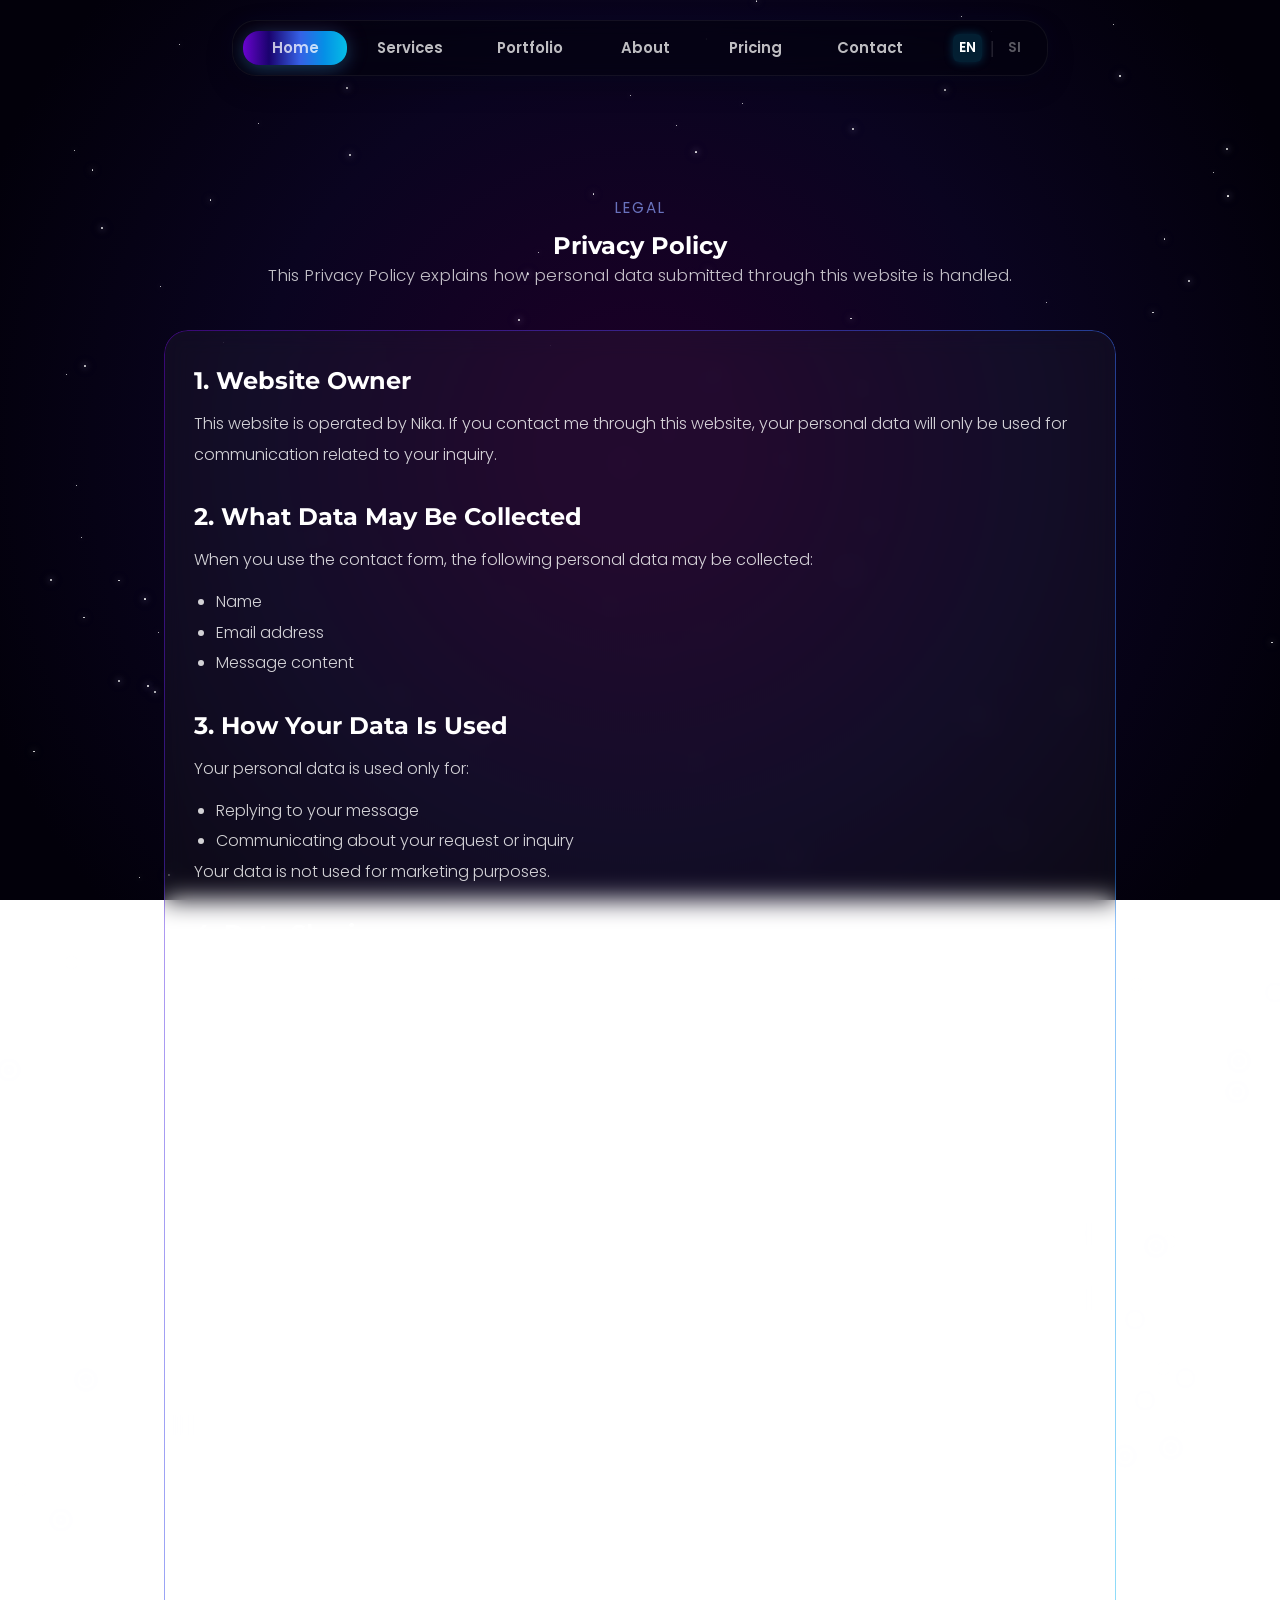
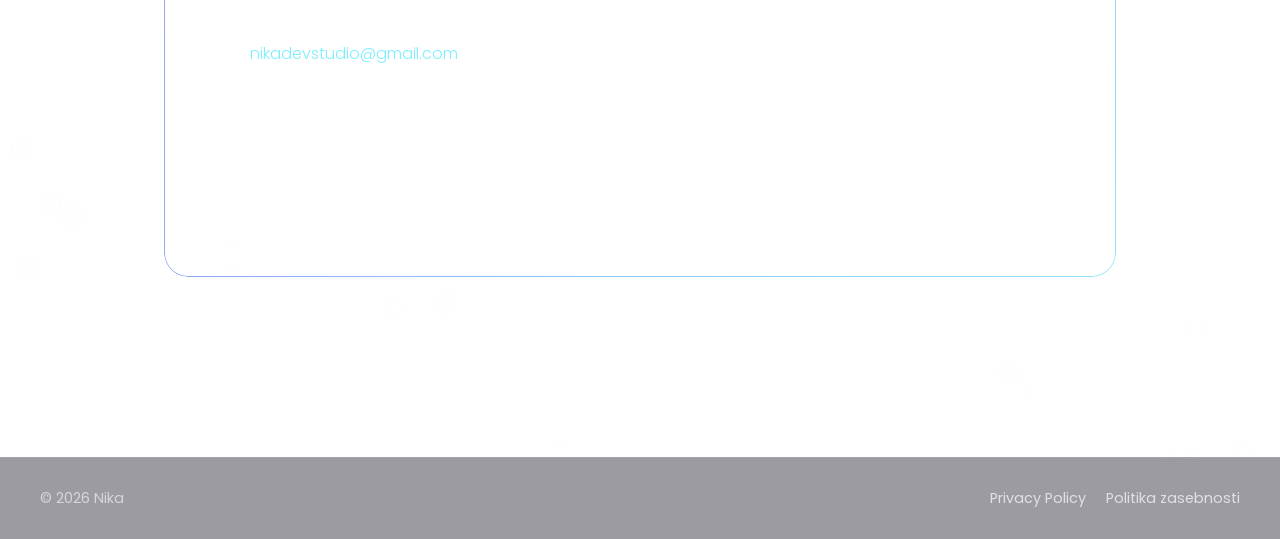
<file: privacy-en.html>
<!doctype html>
<html lang="en">
  <head>
    <meta charset="UTF-8" />
    <meta name="viewport" content="width=device-width, initial-scale=1.0" />
    <title>Privacy Policy | Nika</title>
    <meta
      name="description"
      content="Privacy Policy for Nika's portfolio website."
    />
    <meta property="og:title" content="Privacy Policy | Nika Dev Studio" />
<meta property="og:description" content="Privacy Policy for Nika's portfolio website." />
<meta property="og:image" content="https://nikadevstudio.si/obrazky/Nika_og.jpg" />
<meta property="og:url" content="https://nikadevstudio.si/privacy-en.html" />
<meta property="og:type" content="website" />
    <link rel="stylesheet" href="styles.css" />
    <link rel="icon" href="obrazky/favicon.ico" />
<link rel="icon" type="image/png" sizes="32x32" href="obrazky/favicon-32x32.png" />
<link rel="icon" type="image/png" sizes="16x16" href="obrazky/favicon-16x16.png" />
  </head>

  <body>
    <a class="skip-link" href="#main-content">Skip to main content</a>

    <div id="comets" aria-hidden="true"></div>

    <header>
      <nav class="navbar" aria-label="Main navigation">
  <button class="menu-toggle" aria-label="Menu">☰</button>

  <div class="nav-indicator" aria-hidden="true"></div>

  <a class="nav-link" href="/index-en.html#home">
    <span>Home</span>
  </a>

  <a class="nav-link" href="/index-en.html#services">
    <span>Services</span>
  </a>

  <a class="nav-link" href="/portfolio-en.html">
    <span>Portfolio</span>
  </a>

  <a class="nav-link" href="/index-en.html#about">
    <span>About</span>
  </a>

  <a class="nav-link" href="/index-en.html#pricing">
    <span>Pricing</span>
  </a>

  <a class="nav-link" href="/index-en.html#contact">
    <span>Contact</span>
  </a>

  <div class="lang-switch">
    <a class="lang active" href="/privacy-en.html">EN</a>
    <span class="lang-divider">|</span>
    <a class="lang" href="/privacy.html">SI</a>
  </div>
</nav>
    </header>

    <main id="main-content" class="privacy-page">
      <section class="privacy-section">
        <div class="section-heading">
          <p class="section-label">Legal</p>
          <h1>Privacy Policy</h1>
          <p class="section-text">
            This Privacy Policy explains how personal data submitted through this
            website is handled.
          </p>
        </div>

        <div class="privacy-card">
          <h2>1. Website Owner</h2>
          <p>
            This website is operated by Nika. If you contact me through this
            website, your personal data will only be used for communication
            related to your inquiry.
          </p>

          <h2>2. What Data May Be Collected</h2>
          <p>
            When you use the contact form, the following personal data may be
            collected:
          </p>
          <ul>
            <li>Name</li>
            <li>Email address</li>
            <li>Message content</li>
          </ul>

          <h2>3. How Your Data Is Used</h2>
          <p>Your personal data is used only for:</p>
          <ul>
            <li>Replying to your message</li>
            <li>Communicating about your request or inquiry</li>
          </ul>
          <p>Your data is not used for marketing purposes.</p>

          <h2>4. Data Sharing</h2>
          <p>
            Personal data is not sold, rented, or shared with third parties for
            advertising purposes.
          </p>
          <p>
            If necessary, data may be processed by trusted technical services
            used to deliver the contact form functionality.
          </p>

          <h2>5. Data Retention</h2>
          <p>
            Personal data is kept only for as long as necessary to respond to
            your inquiry or handle the communication.
          </p>

          <h2>6. Cookies</h2>
          <p>This website does not use analytics or marketing cookies.</p>
          <p>
            Only essential technical functionality may be used to ensure the
            website works properly.
          </p>

          <h2>7. Your Rights</h2>
          <p>You have the right to:</p>
          <ul>
            <li>Request access to your personal data</li>
            <li>Request correction of inaccurate data</li>
            <li>Request deletion of your data</li>
            <li>Withdraw your consent at any time</li>
          </ul>

          <h2>8. Contact</h2>
          <p>
            If you have any questions about privacy or would like to request
            changes regarding your data, you can contact me at:
          </p>
          <p>
            <strong>Email:</strong>
            <a href="mailto:nikadevstudio@gmail.com"
              >nikadevstudio@gmail.com</a
            >
          </p>

          <h2>9. Changes to This Policy</h2>
          <p>
            This Privacy Policy may be updated in the future if the website or
            services change.
          </p>

          <p class="privacy-updated">Last updated: March 2026</p>
        </div>
      </section>
    </main>

    <button
      id="scrollToTop"
      class="scroll-to-top"
      aria-label="Scroll back to top"
      type="button"
    >
      <svg
        viewBox="0 0 24 24"
        fill="none"
        stroke="currentColor"
        stroke-width="2.5"
        aria-hidden="true"
      >
        <path d="M12 19V5" />
        <path d="M5 12l7-7 7 7" />
      </svg>
    </button>

    <footer class="footer">
      <div class="footer-content">
        <p>© 2026 Nika</p>

        <div class="footer-links">
          <a href="privacy-en.html">Privacy Policy</a>
          <a href="privacy.html">Politika zasebnosti</a>
        </div>
      </div>
    </footer>

    <script src="script.js"></script>
  </body>
</html>
</file>
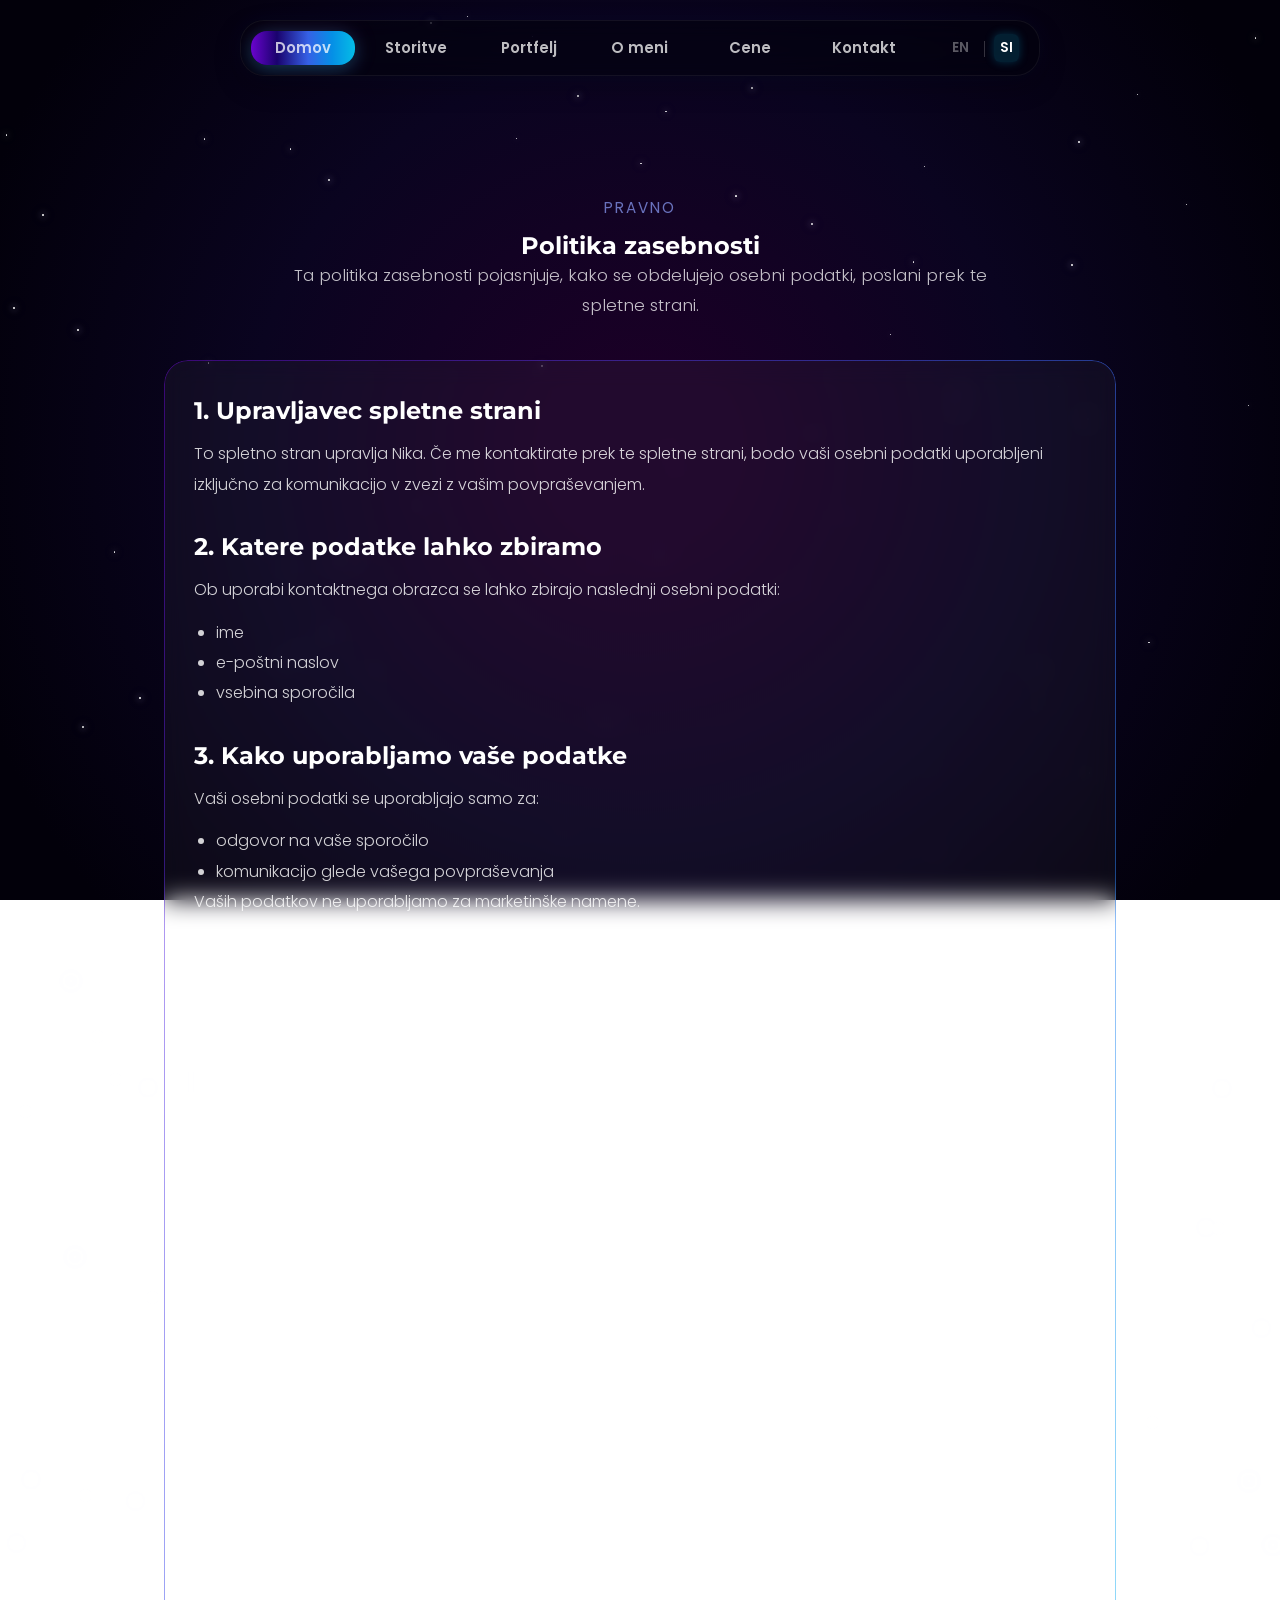
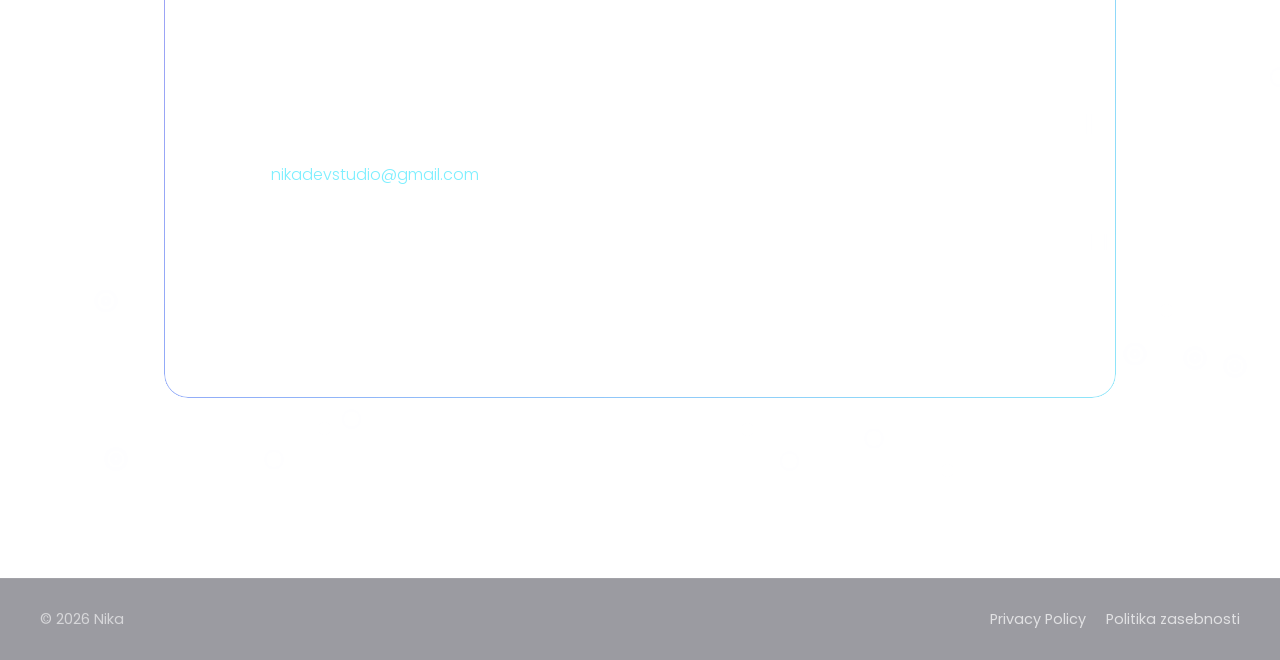
<file: privacy.html>
<!doctype html>
<html lang="sl">
  <head>
    <meta charset="UTF-8" />
    <meta name="viewport" content="width=device-width, initial-scale=1.0" />
    <title>Politika zasebnosti | Nika</title>
    <meta
      name="description"
      content="Politika zasebnosti za portfeljsko spletno stran Nike."
    />
    <meta property="og:title" content="Politika zasebnosti | Nika Dev Studio" />
<meta property="og:description" content="Politika zasebnosti za portfeljsko spletno stran Nike." />
<meta property="og:image" content="https://nikadevstudio.si/obrazky/Nika_og.jpg" />
<meta property="og:url" content="https://nikadevstudio.si/privacy.html" />
<meta property="og:type" content="website" />
    <link rel="stylesheet" href="styles.css" />
    <link rel="icon" href="obrazky/favicon.ico" />
<link rel="icon" type="image/png" sizes="32x32" href="obrazky/favicon-32x32.png" />
<link rel="icon" type="image/png" sizes="16x16" href="obrazky/favicon-16x16.png" />
  </head>

  <body>
    <a class="skip-link" href="#main-content">Preskoči na glavno vsebino</a>

    <div id="comets" aria-hidden="true"></div>

    <header>
     <nav class="navbar" aria-label="Glavna navigacija">
  <button class="menu-toggle" aria-label="Meni">☰</button>

  <div class="nav-indicator" aria-hidden="true"></div>

  <a class="nav-link" href="/#home">
    <span>Domov</span>
  </a>

  <a class="nav-link" href="/#services">
    <span>Storitve</span>
  </a>

  <a class="nav-link" href="/portfolio.html">
    <span>Portfelj</span>
  </a>

  <a class="nav-link" href="/#about">
    <span>O meni</span>
  </a>

  <a class="nav-link" href="/#pricing">
    <span>Cene</span>
  </a>

  <a class="nav-link" href="/#contact">
    <span>Kontakt</span>
  </a>

  <div class="lang-switch">
    <a class="lang" href="/privacy-en.html">EN</a>
    <span class="lang-divider">|</span>
    <a class="lang active" href="/privacy.html">SI</a>
  </div>
</nav>
    </header>

    <main id="main-content" class="privacy-page">
      <section class="privacy-section">
        <div class="section-heading">
          <p class="section-label">Pravno</p>
          <h1>Politika zasebnosti</h1>
          <p class="section-text">
            Ta politika zasebnosti pojasnjuje, kako se obdelujejo osebni podatki,
            poslani prek te spletne strani.
          </p>
        </div>

        <div class="privacy-card">
          <h2>1. Upravljavec spletne strani</h2>
          <p>
            To spletno stran upravlja Nika. Če me kontaktirate prek te spletne
            strani, bodo vaši osebni podatki uporabljeni izključno za komunikacijo
            v zvezi z vašim povpraševanjem.
          </p>

          <h2>2. Katere podatke lahko zbiramo</h2>
          <p>
            Ob uporabi kontaktnega obrazca se lahko zbirajo naslednji osebni
            podatki:
          </p>
          <ul>
            <li>ime</li>
            <li>e-poštni naslov</li>
            <li>vsebina sporočila</li>
          </ul>

          <h2>3. Kako uporabljamo vaše podatke</h2>
          <p>Vaši osebni podatki se uporabljajo samo za:</p>
          <ul>
            <li>odgovor na vaše sporočilo</li>
            <li>komunikacijo glede vašega povpraševanja</li>
          </ul>
          <p>Vaših podatkov ne uporabljamo za marketinške namene.</p>

          <h2>4. Posredovanje podatkov</h2>
          <p>
            Osebnih podatkov ne prodajamo, ne oddajamo v najem in jih ne
            posredujemo tretjim osebam za oglaševalske namene.
          </p>
          <p>
            Po potrebi lahko podatke obdelujejo zaupanja vredne tehnične storitve,
            ki omogočajo delovanje kontaktnega obrazca.
          </p>

          <h2>5. Hramba podatkov</h2>
          <p>
            Osebni podatki se hranijo le toliko časa, kolikor je potrebno za
            odgovor na vaše povpraševanje ali nadaljnjo komunikacijo.
          </p>

          <h2>6. Piškotki</h2>
          <p>
            Ta spletna stran ne uporablja analitičnih ali marketinških piškotkov.
          </p>
          <p>
            Uporabljajo se lahko le nujne tehnične funkcionalnosti, ki zagotavljajo
            pravilno delovanje spletne strani.
          </p>

          <h2>7. Vaše pravice</h2>
          <p>Imate pravico do:</p>
          <ul>
            <li>dostopa do svojih osebnih podatkov</li>
            <li>popravka netočnih podatkov</li>
            <li>izbrisa svojih podatkov</li>
            <li>preklica soglasja kadar koli</li>
          </ul>

          <h2>8. Kontakt</h2>
          <p>
            Če imate vprašanja glede zasebnosti ali želite zahtevati spremembe v
            zvezi z vašimi podatki, me lahko kontaktirate na:
          </p>
          <p>
            <strong>E-pošta:</strong>
            <a href="mailto:nikadevstudio@gmail.com">
              nikadevstudio@gmail.com
            </a>
          </p>

          <h2>9. Spremembe te politike</h2>
          <p>
            Ta politika zasebnosti se lahko v prihodnosti posodobi, če se spletna
            stran ali storitve spremenijo.
          </p>

          <p class="privacy-updated">
            Zadnja posodobitev: marec 2026
          </p>
        </div>
      </section>
    </main>

    <button
      id="scrollToTop"
      class="scroll-to-top"
      aria-label="Pomakni se na vrh"
      type="button"
    >
      <svg
        viewBox="0 0 24 24"
        fill="none"
        stroke="currentColor"
        stroke-width="2.5"
        aria-hidden="true"
      >
        <path d="M12 19V5" />
        <path d="M5 12l7-7 7 7" />
      </svg>
    </button>

    <footer class="footer">
      <div class="footer-content">
        <p>© 2026 Nika</p>

        <div class="footer-links">
          <a href="privacy-en.html">Privacy Policy</a>
          <a href="privacy.html">Politika zasebnosti</a>
        </div>
      </div>
    </footer>

    <script src="script.js"></script>
  </body>
</html>
</file>
<file: styles.css>
@import url("https://fonts.googleapis.com/css2?family=Montserrat:wght@400;600;700;800&family=Poppins:wght@300;400;500;600;700&display=swap");

* {
  margin: 0;
  padding: 0;
  box-sizing: border-box;
}

html {
  scroll-padding-top: 110px;
}

section {
  scroll-margin-top: 120px;
}

@media (prefers-reduced-motion: no-preference) {
  html {
    scroll-behavior: smooth;
  }
}

body {
  min-height: 100vh;
  overflow-x: hidden;
  position: relative;
}

body::before {
  content: "";
  position: fixed;
  inset: 0;
  background: radial-gradient(
    circle at center,
    #1a0026 10%,
    #0a0420 50%,
    #02000a 90%
  );
  z-index: -1;
}

.skip-link {
  position: absolute;
  top: -50px;
  left: 20px;
  z-index: 2000;
  padding: 12px 18px;
  background: #05c7f2;
  color: #000;
  font-family: "Poppins", sans-serif;
  font-weight: 600;
  text-decoration: none;
  border-radius: 12px;
}

.skip-link:focus {
  top: 20px;
}

.star {
  position: absolute;
  background: rgba(255, 255, 255, 0.9);
  border-radius: 50%;
  box-shadow:
    0 0 6px rgba(255, 255, 255, 0.9),
    0 0 12px rgba(128, 0, 255, 0.6),
    0 0 20px rgba(255, 0, 255, 0.4);
  animation: twinkle 4s infinite alternate ease-in-out;
  z-index: 0;
  pointer-events: none;
}

#comets {
  position: fixed;
  inset: 0;
  pointer-events: none;
  overflow: hidden;
  z-index: 1;
}

.comet {
  position: absolute;
  width: 2px;
  border-radius: 999px;
  opacity: 0.9;
  background: linear-gradient(
    to bottom,
    rgba(255, 255, 255, 1),
    rgba(255, 255, 255, 0)
  );
  box-shadow:
    0 0 6px rgba(255, 255, 255, 0.9),
    0 0 12px rgba(15, 211, 255, 0.3);
  transform: rotate(145deg);
  pointer-events: none;
}

header,
#home,
.services-section,
.portfolio-section,
.about-section,
.pricing-section,
.pricing-details-section,
.contact-section,
.portfolio-page,
.portfolio-hero,
.portfolio-slider-section,
.privacy-section,
.footer {
  position: relative;
  z-index: 2;
}

@keyframes twinkle {
  0% {
    opacity: 0.3;
    transform: scale(0.8);
  }
  100% {
    opacity: 1;
    transform: scale(1.2);
  }
}

@keyframes float {
  0% {
    transform: translateY(0px);
  }
  50% {
    transform: translateY(-10px);
  }
  100% {
    transform: translateY(0px);
  }
}

/* HEADER + NAV */

header {
  position: sticky;
  top: 20px;
  z-index: 1000;
  display: flex;
  justify-content: center;
  padding: 0 20px;
}

.navbar {
  display: flex;
  gap: 6px;
  padding: 10px;
  background: rgba(3, 3, 12, 0.52);
  border: 1px solid rgba(255, 255, 255, 0.06);
  border-radius: 24px;
  position: relative;
  backdrop-filter: blur(16px);
  -webkit-backdrop-filter: blur(16px);
  box-shadow:
    0 10px 26px rgba(0, 0, 0, 0.28),
    0 0 24px rgba(56, 102, 242, 0.06);
  overflow-x: auto;
  scrollbar-width: none;
}

.navbar::-webkit-scrollbar {
  display: none;
}

.nav-indicator {
  position: absolute;
  top: 10px;
  left: 10px;
  width: 120px;
  height: calc(100% - 20px);
  background: linear-gradient(
    90deg,
    rgba(111, 4, 217, 0.95) 0%,
    rgba(27, 2, 115, 0.95) 25%,
    rgba(56, 102, 242, 0.95) 55%,
    rgba(5, 151, 242, 0.95) 78%,
    rgba(5, 199, 242, 0.95) 100%
  );
  border-radius: 16px;
  transition:
    left 0.4s ease,
    width 0.4s ease;
  box-shadow:
    0 4px 18px rgba(15, 211, 255, 0.25),
    0 0 28px rgba(252, 70, 194, 0.12);
  z-index: 1;
  pointer-events: none;
}

.nav-link {
  min-width: 104px;
  padding: 6px 24px;
  border-radius: 50px;
  color: rgba(255, 255, 255, 0.74);
  text-decoration: none;
  font-family: "Poppins", sans-serif;
  font-size: 0.93rem;
  font-weight: 600;
  display: flex;
  align-items: center;
  justify-content: center;
  gap: 8px;
  white-space: nowrap;
  position: relative;
  z-index: 2;
  transition:
    color 0.3s ease,
    background 0.3s ease,
    opacity 0.3s ease;
}

.nav-link:hover {
  color: #fff;
  background: rgba(255, 255, 255, 0.035);
}

.nav-link.active {
  color: #fff;
}

.nav-link-textonly {
  min-width: 96px;
}

.nav-icon {
  width: 18px;
  height: 18px;
  flex-shrink: 0;
  transition: transform 0.2s ease;
}

.nav-link:hover .nav-icon {
  transform: scale(1.08);
}

.lang-switch {
  display: flex;
  align-items: center;
  gap: 8px;
  margin-left: 10px;
  padding: 0 10px;
}

.lang {
  position: relative;
  font-family: "Poppins", sans-serif;
  font-size: 0.85rem;
  font-weight: 600;
  text-decoration: none;
  color: rgba(255, 255, 255, 0.35);
  transition:
    color 0.3s ease,
    background 0.3s ease;
  padding: 4px 6px;
}

.lang:hover {
  color: #fff;
}

.lang.active {
  color: #fff;
  background: rgba(5, 199, 242, 0.15);
  border-radius: 6px;
  box-shadow: 0 0 10px rgba(5, 199, 242, 0.25);
}

.lang-divider {
  color: rgba(255, 255, 255, 0.25);
}

.lang::after {
  content: "";
  position: absolute;
  left: 0;
  bottom: -3px;
  width: 0%;
  height: 2px;
  background: #05c7f2;
  transition: width 0.3s ease;
}

.lang:hover::after {
  width: 100%;
}

.menu-toggle {
  display: none;
  background: rgba(5, 5, 15, 0.92);
  border: 1px solid rgba(255, 255, 255, 0.14);
  color: #fff;
  font-size: 1.7rem;
  line-height: 1;
  width: 52px;
  height: 52px;
  border-radius: 14px;
  cursor: pointer;
  z-index: 1101;
  box-shadow:
    0 0 14px rgba(5, 199, 242, 0.16),
    0 0 28px rgba(111, 4, 217, 0.12);
}

.menu-toggle:hover {
  border-color: rgba(5, 199, 242, 0.45);
  box-shadow:
    0 0 18px rgba(5, 199, 242, 0.25),
    0 0 34px rgba(111, 4, 217, 0.18);
}

/* HERO */

#home {
  display: flex;
  justify-content: center;
  align-items: center;
  gap: 70px;
  padding: 110px 60px 0;
  max-width: 1400px;
  margin: 0 auto;
  min-height: 100vh;
}

.first {
  transform: translateY(-40px);
}

.intro-text {
  font-family: "Montserrat", sans-serif;
  color: #fff;
  text-align: left;
  font-size: 5rem;
  font-weight: 800;
  line-height: 1.05;
  margin: 0;
}

.hero-title {
  display: inline-block;
  margin: 20px 0 0;
  font-family: "Poppins", sans-serif;
  text-align: left;
  font-size: 3rem;
  font-weight: 500;
  line-height: 1.2;
  background: linear-gradient(
    90deg,
    rgba(111, 4, 217, 1) 0%,
    rgba(56, 102, 242, 1) 50%,
    rgba(5, 151, 242, 1) 75%,
    rgba(5, 199, 242, 1) 100%
  );
  -webkit-background-clip: text;
  background-clip: text;
  -webkit-text-fill-color: transparent;
  color: transparent;
}

.whatido {
  font-family: "Poppins", sans-serif;
  text-align: left;
  margin-top: 20px;
  font-size: 1.15rem;
  font-weight: 300;
  color: rgba(255, 255, 255, 0.82);
  max-width: 620px;
  line-height: 1.8;
}

.profile-pic {
  width: 600px;
  flex-shrink: 0;
}

.profile-pic img {
  width: 100%;
  height: auto;
  display: block;
  animation: float 7s ease-in-out infinite;
}

/* BUTTON */

.contact-btn {
  display: inline-block;
  margin-top: 30px;
  padding: 15px 30px;
  min-width: 220px;
  max-width: 100%;
  font-family: "Poppins", sans-serif;
  font-size: 1.25rem;
  font-weight: 500;
  color: #fff;
  text-decoration: none;
  text-align: center;
  background: linear-gradient(
    90deg,
    rgba(111, 4, 217, 1) 0%,
    rgba(27, 2, 115, 1) 25%,
    rgba(56, 102, 242, 1) 50%,
    rgba(5, 151, 242, 1) 75%,
    rgba(5, 199, 242, 1) 100%
  );
  border: none;
  border-radius: 30px;
  cursor: pointer;
  transition:
    transform 0.3s ease,
    box-shadow 0.3s ease;
  box-shadow:
    0 0 10px rgba(15, 211, 255, 0.5),
    0 0 25px rgba(252, 70, 194, 0.3);
  position: relative;
  overflow: hidden;
}

.contact-btn:hover {
  transform: translateY(-3px) scale(1.03);
  box-shadow:
    0 0 20px rgba(15, 211, 255, 0.8),
    0 0 40px rgba(252, 70, 194, 0.6);
}

.contact-btn::before {
  content: "";
  position: absolute;
  top: 0;
  left: -100%;
  width: 100%;
  height: 100%;
  background: linear-gradient(
    120deg,
    transparent,
    rgba(255, 255, 255, 0.35),
    transparent
  );
  transition: left 0.6s ease;
}

.contact-btn:hover::before {
  left: 100%;
}

/* SECTIONS */

.services-section {
  max-width: 1200px;
  margin: -40px auto 0;
  padding: 0 40px 100px;
}

.portfolio-section {
  max-width: 1200px;
  margin: 0 auto;
  padding: 80px 40px;
}

.about-section {
  max-width: 1200px;
  margin: 0 auto;
  padding: 140px 40px 120px;
}

.pricing-section {
  max-width: 1200px;
  margin: 0 auto;
  padding: 40px 40px 120px;
}

.pricing-details-section {
  max-width: 1200px;
  margin: 0 auto;
  padding: 20px 40px 120px;
}

.contact-section {
  max-width: 1200px;
  margin: 0 auto;
  padding: 140px 40px 120px;
}

.section-heading {
  text-align: center;
  max-width: 760px;
  margin: 0 auto 40px;
}

.section-label {
  font-family: "Poppins", sans-serif;
  font-size: 0.95rem;
  letter-spacing: 2px;
  text-transform: uppercase;
  color: rgba(142, 162, 255, 0.7);
  margin-bottom: 12px;
}

.section-heading h2,
.about-content h2 {
  font-family: "Montserrat", sans-serif;
  font-size: 2.8rem;
  color: #fff;
  margin-bottom: 16px;
}

.section-text {
  font-family: "Poppins", sans-serif;
  font-size: 1.05rem;
  font-weight: 300;
  line-height: 1.8;
  color: rgba(255, 255, 255, 0.75);
}

/* SERVICES */

.services-grid {
  display: grid;
  grid-template-columns: repeat(3, 1fr);
  gap: 24px;
}

.service-card,
.pricing-card,
.pricing-details-card,
.about-info-card,
.contact-form-card,
.contact-info-card,
.privacy-card {
  position: relative;
  background: rgba(255, 255, 255, 0.04);
  overflow: hidden;
}

.service-card,
.pricing-card {
  border-radius: 24px;
  padding: 32px 26px;
  backdrop-filter: blur(10px);
  -webkit-backdrop-filter: blur(10px);
  transition:
    transform 0.3s ease,
    box-shadow 0.3s ease;
}

.service-card {
  min-height: 260px;
}

.service-card::before,
.pricing-card::before,
.pricing-details-card::before,
.about-info-card::before,
.contact-form-card::before,
.contact-info-card::before,
.privacy-card::before {
  content: "";
  position: absolute;
  inset: 0;
  padding: 1px;
  pointer-events: none;
}

.service-card::before,
.pricing-card::before {
  border-radius: 24px;
  background: linear-gradient(
    90deg,
    rgba(111, 4, 217, 0.7) 0%,
    rgba(27, 2, 115, 0.7) 25%,
    rgba(56, 102, 242, 0.7) 50%,
    rgba(5, 151, 242, 0.7) 75%,
    rgba(5, 199, 242, 0.7) 100%
  );
}

.pricing-details-card::before,
.about-info-card::before,
.contact-form-card::before,
.contact-info-card::before,
.privacy-card::before {
  background: linear-gradient(
    120deg,
    rgba(111, 4, 217, 0.45),
    rgba(56, 102, 242, 0.55),
    rgba(5, 199, 242, 0.45)
  );
}

.service-card::before,
.pricing-card::before,
.pricing-details-card::before,
.about-info-card::before,
.contact-form-card::before,
.contact-info-card::before,
.privacy-card::before {
  -webkit-mask:
    linear-gradient(#fff 0 0) content-box,
    linear-gradient(#fff 0 0);
  -webkit-mask-composite: xor;
  mask-composite: exclude;
}

.service-card:hover,
.pricing-card:hover {
  transform: translateY(-6px) scale(1.02);
  box-shadow:
    0 10px 30px rgba(6, 133, 255, 0.12),
    0 0 20px rgba(15, 211, 255, 0.08);
}

.service-icon,
.pricing-icon {
  width: 52px;
  height: 52px;
  margin-bottom: 22px;
  border-radius: 16px;
  display: flex;
  align-items: center;
  justify-content: center;
  font-size: 1.3rem;
  color: #fff;
  background: linear-gradient(
    135deg,
    rgba(111, 4, 217, 0.9),
    rgba(56, 102, 242, 0.9),
    rgba(5, 199, 242, 0.9)
  );
  box-shadow:
    0 0 18px rgba(15, 211, 255, 0.18),
    0 0 30px rgba(252, 70, 194, 0.08);
}

.service-card h3,
.pricing-card h3,
.pricing-details-card h3 {
  font-family: "Montserrat", sans-serif;
  color: #fff;
  margin-bottom: 14px;
}

.service-card h3 {
  font-size: 1.35rem;
}

.service-card p,
.pricing-intro,
.pricing-details-text {
  font-family: "Poppins", sans-serif;
  color: rgba(255, 255, 255, 0.75);
  line-height: 1.8;
  font-weight: 300;
}

.service-card p {
  font-size: 0.98rem;
}

/* PORTFOLIO */

.portfolio-grid {
  display: grid;
  grid-template-columns: repeat(2, 1fr);
  gap: 24px;
}

.portfolio-card {
  position: relative;
  border-radius: 20px;
  overflow: hidden;
  min-height: 280px;
  background: rgba(255, 255, 255, 0.03);
  box-shadow:
    0 10px 30px rgba(0, 0, 0, 0.5),
    0 0 10px rgba(5, 151, 242, 0.08);
  transition:
    transform 0.4s ease,
    box-shadow 0.4s ease;
  text-decoration: none;
  color: inherit;
  display: block;
}

.portfolio-card-link {
  position: absolute;
  inset: 0;
  z-index: 5;
  border-radius: 20px;
}

.portfolio-card img {
  width: 100%;
  height: 100%;
  object-fit: cover;
  filter: brightness(0.6) contrast(1.05);
  transition:
    transform 0.4s ease,
    filter 0.4s ease;
}

.portfolio-card-light img {
  filter: brightness(0.68) contrast(1.08);
}

.portfolio-card-graphic img {
  filter: brightness(0.65) contrast(1.08);
}

.card-overlay {
  position: absolute;
  inset: 0;
  display: flex;
  flex-direction: column;
  justify-content: flex-end;
  align-items: center;
  text-align: center;
  color: #fff;
  padding: 24px 24px 26px;
  z-index: 2;
  background: linear-gradient(
    to top,
    rgba(0, 0, 0, 0.75),
    rgba(0, 0, 0, 0.2),
    transparent
  );
  transition: background 0.4s ease;
}

.card-overlay h3 {
  font-family: "Montserrat", sans-serif;
  font-size: 1.45rem;
  font-weight: 600;
  margin-bottom: 8px;
}

.card-overlay p {
  font-family: "Poppins", sans-serif;
  font-size: 0.95rem;
  color: rgba(255, 255, 255, 0.78);
  margin-bottom: 16px;
}

.portfolio-card:hover {
  transform: translateY(-10px) scale(1.02);
  box-shadow:
    0 20px 50px rgba(5, 151, 242, 0.25),
    0 0 40px rgba(111, 4, 217, 0.2);
}

.portfolio-card:hover img {
  filter: brightness(0.95) contrast(1.1);
  transform: scale(1.05);
}

.portfolio-card-light:hover img {
  filter: brightness(0.8) contrast(1.1);
}

.portfolio-card-graphic:hover img {
  filter: brightness(0.76) contrast(1.12);
}

.portfolio-card:hover .card-overlay {
  background: linear-gradient(
    to top,
    rgba(0, 0, 0, 0.4),
    rgba(0, 0, 0, 0.1),
    transparent
  );
}

.portfolio-card::before {
  content: "";
  position: absolute;
  inset: 0;
  border-radius: 20px;
  padding: 1px;
  background: linear-gradient(
    120deg,
    rgba(111, 4, 217, 0.35),
    rgba(56, 102, 242, 0.55),
    rgba(5, 199, 242, 0.35)
  );
  -webkit-mask:
    linear-gradient(#fff 0 0) content-box,
    linear-gradient(#fff 0 0);
  -webkit-mask-composite: xor;
  mask-composite: exclude;
  pointer-events: none;
  z-index: 3;
}

.card-line {
  position: absolute;
  left: 50%;
  bottom: 12px;
  transform: translateX(-50%);
  width: 62%;
  height: 3px;
  border-radius: 999px;
  overflow: hidden;
  background: linear-gradient(
    90deg,
    transparent 0%,
    rgba(5, 199, 242, 0.18) 20%,
    rgba(56, 102, 242, 0.28) 50%,
    rgba(5, 199, 242, 0.18) 80%,
    transparent 100%
  );
  box-shadow:
    0 0 6px rgba(5, 199, 242, 0.2),
    0 0 14px rgba(56, 102, 242, 0.12);
  z-index: 4;
}

.card-line::before {
  content: "";
  position: absolute;
  top: 0;
  left: -30%;
  width: 28%;
  height: 100%;
  border-radius: 999px;
  background: linear-gradient(
    90deg,
    transparent,
    rgba(255, 255, 255, 0.95),
    #7defff,
    #05c7f2,
    transparent
  );
  box-shadow:
    0 0 10px rgba(5, 199, 242, 0.8),
    0 0 20px rgba(56, 102, 242, 0.45);
  transition: transform 0.8s cubic-bezier(0.4, 0, 0.2, 1);
}

.portfolio-card:hover .card-line::before {
  transform: translateX(360%);
}

.portfolio-card::after {
  content: "";
  position: absolute;
  bottom: -20px;
  left: 50%;
  transform: translateX(-50%);
  width: 60%;
  height: 40px;
  background: radial-gradient(ellipse, rgba(5, 151, 242, 0.25), transparent);
  opacity: 0;
  transition: opacity 0.4s ease;
}

.portfolio-card:hover::after {
  opacity: 1;
}

/* ABOUT */

.about-grid {
  display: grid;
  grid-template-columns: 1fr 1fr;
  gap: 60px;
  align-items: center;
}

.about-image-wrap {
  display: flex;
  justify-content: flex-end;
  align-items: center;
}

.about-image-circle {
  position: relative;
  width: 440px;
  height: 440px;
  border-radius: 50%;
  padding: 6px;
  background: linear-gradient(
    135deg,
    rgba(111, 4, 217, 1),
    rgba(56, 102, 242, 1),
    rgba(5, 199, 242, 1)
  );
  box-shadow:
    0 0 40px rgba(15, 211, 255, 0.6),
    0 0 100px rgba(111, 4, 217, 0.35),
    0 0 160px rgba(5, 199, 242, 0.15);
  transition: box-shadow 0.3s ease;
  transform: translateX(-40px);
}

.about-image-circle img {
  width: 100%;
  height: 100%;
  object-fit: cover;
  border-radius: 50%;
  display: block;
}

.about-image-circle::after {
  content: "";
  position: absolute;
  inset: -14px;
  border-radius: 50%;
  background: radial-gradient(
    circle,
    rgba(94, 180, 255, 0.25),
    transparent 70%
  );
  z-index: -1;
}

.about-image-circle:hover {
  box-shadow:
    0 0 40px rgba(15, 211, 255, 0.6),
    0 0 80px rgba(111, 4, 217, 0.4);
}

.about-content {
  padding-left: 10px;
}

.about-text {
  font-family: "Poppins", sans-serif;
  font-size: 1.02rem;
  font-weight: 300;
  line-height: 1.9;
  color: rgba(255, 255, 255, 0.78);
  margin-bottom: 18px;
  max-width: 620px;
}

.about-points {
  margin-top: 28px;
  display: flex;
  flex-direction: column;
  gap: 16px;
}

.about-point {
  display: flex;
  align-items: flex-start;
  gap: 14px;
}

.about-check {
  width: 28px;
  height: 28px;
  border-radius: 50%;
  display: flex;
  align-items: center;
  justify-content: center;
  flex-shrink: 0;
  font-family: "Poppins", sans-serif;
  font-size: 0.9rem;
  font-weight: 600;
  color: #fff;
  background: linear-gradient(
    135deg,
    rgba(111, 4, 217, 0.9),
    rgba(56, 102, 242, 0.9),
    rgba(5, 199, 242, 0.9)
  );
  box-shadow:
    0 0 10px rgba(5, 199, 242, 0.22),
    0 0 18px rgba(111, 4, 217, 0.12);
}

.about-point p {
  font-family: "Poppins", sans-serif;
  font-size: 0.96rem;
  font-weight: 300;
  line-height: 1.7;
  color: rgba(255, 255, 255, 0.82);
  margin: 0;
}

.about-info-grid {
  margin-top: 30px;
  display: grid;
  grid-template-columns: repeat(2, minmax(200px, 1fr));
  gap: 16px;
  max-width: 500px;
}

.about-info-card {
  padding: 20px;
  border-radius: 18px;
  backdrop-filter: blur(10px);
  -webkit-backdrop-filter: blur(10px);
}

.about-info-card::before {
  border-radius: 18px;
}

.about-info-label {
  display: block;
  font-family: "Poppins", sans-serif;
  font-size: 0.75rem;
  letter-spacing: 1.5px;
  text-transform: uppercase;
  color: rgba(142, 162, 255, 0.7);
  margin-bottom: 6px;
}

.about-info-card strong {
  font-family: "Montserrat", sans-serif;
  font-size: 1rem;
  color: #fff;
}

.about-cta {
  margin-top: 40px;
}

/* PRICING */

.pricing-grid,
.pricing-details-grid {
  display: grid;
  grid-template-columns: repeat(3, 1fr);
  gap: 24px;
}

.pricing-card {
  display: flex;
  flex-direction: column;
}

.pricing-card-featured {
  box-shadow:
    0 0 24px rgba(5, 199, 242, 0.12),
    0 0 44px rgba(111, 4, 217, 0.08);
}

.pricing-card h3 {
  font-size: 1.5rem;
}

.pricing-intro {
  font-size: 0.98rem;
  margin-bottom: 22px;
}

.pricing-list,
.pricing-details-list {
  list-style: none;
  display: flex;
  flex-direction: column;
  gap: 12px;
  padding: 0;
}

.pricing-list {
  margin-bottom: 28px;
}

.pricing-list li,
.pricing-details-list li {
  position: relative;
  padding-left: 28px;
  font-family: "Poppins", sans-serif;
  line-height: 1.7;
  font-weight: 300;
  color: rgba(255, 255, 255, 0.82);
}

.pricing-list li {
  font-size: 0.96rem;
}

.pricing-details-list li {
  font-size: 0.95rem;
}

.pricing-list li::before,
.pricing-details-list li::before {
  content: "";
  position: absolute;
  top: 0.7em;
  left: 0;
  width: 10px;
  height: 10px;
  border-radius: 50%;
  transform: translateY(-50%);
  background: linear-gradient(
    135deg,
    rgba(111, 4, 217, 1),
    rgba(56, 102, 242, 1),
    rgba(5, 199, 242, 1)
  );
  box-shadow:
    0 0 10px rgba(5, 199, 242, 0.35),
    0 0 18px rgba(111, 4, 217, 0.18);
}

.pricing-price {
  font-family: "Montserrat", sans-serif;
  font-size: 2rem;
  font-weight: 700;
  color: #fff;
  margin-bottom: 14px;
}

.pricing-note {
  font-family: "Poppins", sans-serif;
  font-size: 0.92rem;
  font-weight: 300;
  line-height: 1.7;
  color: rgba(255, 255, 255, 0.68);
  margin-bottom: 22px;
}

.pricing-btn {
  display: block;
  margin: auto auto 0;
}

.pricing-extra {
  max-width: 850px;
  margin: 36px auto 0;
  text-align: center;
}

.pricing-details-card {
  border-radius: 24px;
  padding: 30px 26px;
  backdrop-filter: blur(10px);
  -webkit-backdrop-filter: blur(10px);
}

.pricing-details-card::before {
  border-radius: 24px;
}

.pricing-details-card h3 {
  font-size: 1.35rem;
  margin-bottom: 16px;
}

.pricing-details-text {
  font-size: 0.96rem;
  margin-bottom: 22px;
}

/* CONTACT */

.contact-intro {
  max-width: 850px;
  margin: 0 auto;
}

.contact-grid {
  margin-top: 50px;
  display: grid;
  grid-template-columns: 2fr 1fr;
  gap: 28px;
  align-items: stretch;
}

.contact-form-card,
.contact-info-card {
  border-radius: 28px;
  backdrop-filter: blur(12px);
  -webkit-backdrop-filter: blur(12px);
}

.contact-form-card::before,
.contact-info-card::before {
  border-radius: 28px;
}

.contact-form {
  padding: 34px;
}

.form-group {
  margin-bottom: 24px;
}

.form-group label {
  display: block;
  margin-bottom: 12px;
  font-family: "Poppins", sans-serif;
  font-size: 1rem;
  font-weight: 500;
  color: #fff;
}

.input-wrap {
  position: relative;
}

.textarea-wrap .input-icon {
  top: 18px;
  transform: none;
}

.input-icon {
  position: absolute;
  left: 18px;
  top: 50%;
  transform: translateY(-50%);
  opacity: 0.9;
  pointer-events: none;
}

.input-icon svg {
  width: 20px;
  height: 20px;
  stroke: rgba(120, 180, 255, 0.8);
  transition:
    stroke 0.3s ease,
    filter 0.3s ease;
}

.input-wrap:focus-within .input-icon svg {
  stroke: #05c7f2;
  filter: drop-shadow(0 0 6px rgba(5, 199, 242, 0.6));
}

.input-wrap input,
.input-wrap textarea {
  width: 100%;
  border: 1px solid rgba(94, 180, 255, 0.28);
  border-radius: 18px;
  background: rgba(8, 8, 20, 0.45);
  color: #fff;
  font-family: "Poppins", sans-serif;
  font-size: 1rem;
  outline: none;
  transition:
    border-color 0.3s ease,
    box-shadow 0.3s ease,
    background 0.3s ease;
}

.input-wrap input:hover,
.input-wrap textarea:hover {
  border-color: rgba(5, 199, 242, 0.4);
}

.input-wrap input {
  height: 64px;
  padding: 0 18px 0 56px;
}

.input-wrap textarea {
  resize: vertical;
  min-height: 150px;
  padding: 18px;
}

.input-wrap input::placeholder,
.input-wrap textarea::placeholder {
  color: rgba(255, 255, 255, 0.45);
}

.input-wrap input:focus,
.input-wrap textarea:focus {
  border-color: rgba(5, 199, 242, 0.75);
  box-shadow:
    0 0 12px rgba(5, 199, 242, 0.18),
    0 0 24px rgba(111, 4, 217, 0.08);
  background: rgba(10, 10, 24, 0.62);
}

.contact-form .contact-btn {
  margin-top: 10px;
}

.contact-info-card {
  padding: 28px 24px;
  display: flex;
  flex-direction: column;
  justify-content: center;
  gap: 18px;
  transition:
    transform 0.3s ease,
    box-shadow 0.3s ease;
}

.contact-info-card:hover {
  transform: translateY(-6px);
  box-shadow:
    0 0 30px rgba(5, 199, 242, 0.15),
    0 0 60px rgba(111, 4, 217, 0.1);
}

.contact-info-item {
  display: flex;
  align-items: center;
  gap: 18px;
  padding: 20px 10px;
}

.contact-info-item:not(:last-child) {
  border-bottom: 1px solid rgba(255, 255, 255, 0.08);
}

.contact-info-icon {
  width: 58px;
  height: 58px;
  border-radius: 50%;
  display: flex;
  align-items: center;
  justify-content: center;
  flex-shrink: 0;
  background: linear-gradient(
    135deg,
    rgba(111, 4, 217, 0.9),
    rgba(56, 102, 242, 0.9),
    rgba(5, 199, 242, 0.9)
  );
  box-shadow:
    0 0 14px rgba(5, 199, 242, 0.22),
    0 0 26px rgba(111, 4, 217, 0.12);
}

.contact-info-icon svg {
  width: 24px;
  height: 24px;
  stroke: #fff;
  flex-shrink: 0;
}

.contact-info-text span {
  display: block;
  font-family: "Poppins", sans-serif;
  font-size: 0.88rem;
  color: rgba(142, 162, 255, 0.78);
  margin-bottom: 4px;
}

.contact-info-text strong {
  font-family: "Montserrat", sans-serif;
  font-size: 1.1rem;
  color: #fff;
  font-weight: 600;
}

.contact-info-text a {
  color: #fff;
  text-decoration: none;
}

.contact-info-text a:hover,
.contact-info-text a:focus-visible {
  text-decoration: underline;
}

.form-status {
  margin-top: 18px;
  font-family: "Poppins", sans-serif;
  font-size: 0.95rem;
  min-height: 24px;
  color: rgba(255, 255, 255, 0.85);
}

.form-status.success {
  color: #7defff;
}

.form-status.error {
  color: #ff8fb1;
}

/* HELPERS */

.fade-in-section {
  opacity: 0;
  transform: translateY(30px);
  transition:
    opacity 0.7s ease,
    transform 0.7s ease;
}

.fade-in-section.visible {
  opacity: 1;
  transform: translateY(0);
}

.portfolio-button-wrap {
  display: flex;
  justify-content: center;
  margin-top: 20px;
}

.scroll-to-top {
  position: fixed;
  right: 24px;
  bottom: 24px;
  width: 58px;
  height: 58px;
  border: none;
  border-radius: 50%;
  display: flex;
  align-items: center;
  justify-content: center;
  background: linear-gradient(
    135deg,
    rgba(111, 4, 217, 0.95),
    rgba(56, 102, 242, 0.95),
    rgba(5, 199, 242, 0.95)
  );
  color: #fff;
  cursor: pointer;
  box-shadow:
    0 0 18px rgba(5, 199, 242, 0.28),
    0 0 34px rgba(111, 4, 217, 0.18);
  z-index: 1200;
  opacity: 0;
  visibility: hidden;
  transform: translateY(14px) scale(0.92);
  transition:
    opacity 0.3s ease,
    visibility 0.3s ease,
    transform 0.3s ease,
    box-shadow 0.3s ease;
}

.scroll-to-top svg {
  width: 26px;
  height: 26px;
  stroke-width: 3;
}

.scroll-to-top.show {
  opacity: 1;
  visibility: visible;
  transform: translateY(0) scale(1);
}

.scroll-to-top:hover {
  transform: translateY(-4px) scale(1.05);
  box-shadow:
    0 0 24px rgba(5, 199, 242, 0.45),
    0 0 42px rgba(111, 4, 217, 0.28);
}

.scroll-to-top:hover svg {
  filter: drop-shadow(0 0 6px rgba(5, 199, 242, 0.8));
}

.nav-link:focus-visible,
.contact-btn:focus-visible,
input:focus-visible,
textarea:focus-visible,
a:focus-visible,
.scroll-to-top:focus-visible {
  outline: 2px solid #05c7f2;
  outline-offset: 4px;
}

.sr-only {
  position: absolute;
  width: 1px;
  height: 1px;
  padding: 0;
  margin: -1px;
  overflow: hidden;
  clip: rect(0, 0, 0, 0);
  white-space: nowrap;
  border: 0;
}

/* PRIVACY */

.privacy-page {
  min-height: 100vh;
  color: #e5e7eb;
}

.privacy-page h1,
.privacy-page h2 {
  color: #fff;
  font-family: "Montserrat", sans-serif;
}

.privacy-section {
  max-width: 1000px;
  margin: 0 auto;
  padding: 140px 24px 100px;
}

.privacy-card {
  margin-top: 40px;
  padding: 36px 30px;
  border-radius: 24px;
  backdrop-filter: blur(12px);
  -webkit-backdrop-filter: blur(12px);
}

.privacy-card::before {
  border-radius: 24px;
}

.privacy-card h2 {
  font-size: 1.5rem;
  color: #fff;
  margin: 32px 0 14px;
}

.privacy-card h2:first-child {
  margin-top: 0;
}

.privacy-card p,
.privacy-card li {
  font-family: "Poppins", sans-serif;
  font-size: 1rem;
  font-weight: 300;
  line-height: 1.9;
  color: rgba(255, 255, 255, 0.82);
}

.privacy-card ul {
  margin: 12px 0 0 22px;
}

.privacy-card a {
  color: #7defff;
  text-decoration: none;
}

.privacy-card a:hover,
.privacy-card a:focus-visible {
  text-decoration: underline;
}

.privacy-updated {
  margin-top: 36px;
  font-size: 0.92rem;
  color: rgba(255, 255, 255, 0.6);
}

/* FOOTER */

.footer {
  margin-top: 80px;
  padding: 30px 20px;
  border-top: 1px solid rgba(255, 255, 255, 0.08);
  background: rgba(5, 5, 20, 0.4);
  backdrop-filter: blur(10px);
  -webkit-backdrop-filter: blur(10px);
}

.footer-content {
  max-width: 1200px;
  margin: 0 auto;
  display: flex;
  justify-content: space-between;
  align-items: center;
  flex-wrap: wrap;
  gap: 16px;
}

.footer p {
  font-family: "Poppins", sans-serif;
  font-size: 0.9rem;
  color: rgba(255, 255, 255, 0.6);
}

.footer-links {
  display: flex;
  gap: 20px;
}

.footer-links a {
  font-family: "Poppins", sans-serif;
  font-size: 0.9rem;
  color: rgba(255, 255, 255, 0.7);
  text-decoration: none;
  transition: color 0.3s ease;
}

.footer-links a:hover {
  color: #05c7f2;
}

/* LARGE SCREENS */

@media (min-width: 1600px) {
  #home {
    max-width: 1200px;
    gap: 50px;
    padding-top: 90px;
  }

  .intro-text {
    font-size: 4rem;
  }

  .hero-title {
    font-size: 2.4rem;
  }

  .whatido {
    font-size: 1rem;
    max-width: 520px;
  }

  .profile-pic {
    width: 480px;
  }
}

/* TABLET */

@media (max-width: 1100px) {
  #home {
    gap: 50px;
    padding: 100px 50px 40px;
  }

  .intro-text {
    font-size: 4rem;
  }

  .hero-title {
    font-size: 2.4rem;
  }

  .profile-pic {
    width: 460px;
  }

  .services-grid,
  .portfolio-grid,
  .about-grid,
  .contact-grid,
  .pricing-grid,
  .pricing-details-grid {
    grid-template-columns: 1fr;
  }

  .about-info-grid {
    grid-template-columns: 1fr 1fr;
  }

  .about-content {
    padding-left: 0;
    text-align: center;
  }

  .about-image-wrap {
    justify-content: center;
  }

  .about-image-circle {
    width: 300px;
    height: 300px;
    transform: none;
  }

  .contact-info-card {
    gap: 0;
  }
}

/* MOBILE */

@media (max-width: 820px) {
  .profile-pic img {
    animation: none;
  }
  header {
    position: fixed;
    top: 20px;
    left: 0;
    width: 100%;
    justify-content: flex-start;
    padding: 0 20px;
  }

  .navbar {
    position: relative;
    width: auto;
    min-width: 0;
    padding: 0;
    background: transparent;
    border: none;
    border-radius: 0;
    box-shadow: none;
    backdrop-filter: none;
    -webkit-backdrop-filter: none;
    overflow: visible;
  }

  .nav-indicator {
    display: none !important;
  }

  .menu-toggle {
    display: flex;
    align-items: center;
    justify-content: center;
  }

  .nav-link,
  .lang-switch {
    display: none;
  }

  .navbar.open {
    position: absolute;
    top: 0;
    left: 0;
    width: 280px;
    padding: 22px 18px 18px;
    display: flex;
    flex-direction: column;
    align-items: stretch;
    gap: 8px;
    background: rgba(5, 5, 15, 0.94);
    border: 1px solid rgba(255, 255, 255, 0.08);
    border-radius: 24px;
    box-shadow:
      0 20px 50px rgba(0, 0, 0, 0.45),
      0 0 28px rgba(56, 102, 242, 0.08);
    backdrop-filter: blur(18px);
    -webkit-backdrop-filter: blur(18px);
  }

  .navbar.open .menu-toggle {
    align-self: flex-start;
    margin-bottom: 10px;
  }

  .navbar.open .nav-link {
    display: flex;
    width: 100%;
    min-width: 0;
    justify-content: flex-start;
    padding: 12px 14px;
    border-radius: 14px;
    font-size: 1rem;
    color: rgba(255, 255, 255, 0.88);
    background: transparent;
  }

  .navbar.open .nav-link:hover {
    background: rgba(255, 255, 255, 0.05);
    color: #fff;
  }

  .navbar.open .nav-link.active {
    background: rgba(5, 199, 242, 0.12);
    color: #fff;
    box-shadow: inset 0 0 0 1px rgba(5, 199, 242, 0.45);
  }

  .navbar.open .nav-icon {
    width: 18px;
    height: 18px;
  }

  .navbar.open .lang-switch {
    display: flex;
    align-items: center;
    justify-content: flex-start;
    gap: 10px;
    margin-left: 0;
    margin-top: 8px;
    padding: 10px 14px 4px;
    width: 100%;
  }

  .navbar.open .lang {
    padding: 4px 6px;
    font-size: 0.9rem;
  }

  .navbar.open .lang.active {
    background: rgba(5, 199, 242, 0.15);
    border-radius: 8px;
    box-shadow: 0 0 10px rgba(5, 199, 242, 0.2);
  }

  #home {
    flex-direction: column;
    text-align: center;
    padding: 120px 24px 40px;
    min-height: auto;
    gap: 30px;
  }

  .first {
    transform: translateY(0);
  }

  .intro-text,
  .hero-title,
  .whatido {
    text-align: center;
  }

  .intro-text {
    font-size: 3rem;
  }

  .hero-title {
    font-size: 2rem;
  }

  .whatido {
    font-size: 1rem;
  }

  .profile-pic {
    width: 320px;
  }

  .contact-btn {
    min-width: 200px;
    font-size: 1rem;
  }

  .services-section,
  .portfolio-section,
  .about-section,
  .pricing-section,
  .pricing-details-section,
  .contact-section {
    padding-left: 24px;
    padding-right: 24px;
  }

  .services-section {
    padding-bottom: 80px;
  }

  .portfolio-section,
  .about-section,
  .pricing-section,
  .pricing-details-section,
  .contact-section {
    padding-top: 90px;
    padding-bottom: 80px;
  }

  .section-heading h2,
  .about-content h2 {
    font-size: 2.2rem;
  }

  .card-overlay h3 {
    font-size: 1.2rem;
  }

  .card-overlay p {
    font-size: 0.85rem;
  }

  .contact-form {
    padding: 24px;
  }

  .contact-info-card {
    padding: 20px;
  }

  .contact-info-item {
    align-items: flex-start;
  }

  .contact-info-text strong {
    font-size: 1rem;
  }

  .scroll-to-top {
    right: 18px;
    bottom: 18px;
    width: 52px;
    height: 52px;
  }

  .scroll-to-top svg {
    width: 22px;
    height: 22px;
  }

  .pricing-card,
  .pricing-details-card {
    padding: 26px 22px;
  }

  .pricing-card h3,
  .pricing-details-card h3 {
    font-size: 1.25rem;
  }

  .pricing-price {
    font-size: 1.7rem;
  }

  .pricing-list li,
  .pricing-details-list li,
  .pricing-details-text,
  .privacy-card p,
  .privacy-card li {
    font-size: 0.94rem;
  }

  .privacy-section {
    padding: 120px 20px 80px;
  }

  .privacy-card {
    padding: 26px 20px;
  }

  .privacy-card h2 {
    font-size: 1.25rem;
  }

  .footer-content {
    flex-direction: column;
    align-items: flex-start;
  }
}

/* REDUCED MOTION */

@media (prefers-reduced-motion: reduce) {
  html {
    scroll-behavior: auto;
  }

  .star,
  .profile-pic img,
  .fade-in-section,
  .nav-indicator,
  .portfolio-card,
  .contact-btn,
  .scroll-to-top svg,
  .card-line::before {
    animation: none !important;
    transition: none !important;
  }

  .fade-in-section {
    opacity: 1;
    transform: none;
  }
}
</file>
<file: vprasalnik/styles.css>
*,
*::before,
*::after {
  box-sizing: border-box;
  margin: 0;
  padding: 0;
}

:root {
  --bg-1: #02000a;
  --bg-2: #0a0420;
  --bg-3: #1a0026;
  --purple: #6f04d9;
  --blue: #3866f2;
  --cyan: #05c7f2;
  --text: #ffffff;
  --muted: rgba(255, 255, 255, 0.72);
  --soft-blue: rgba(142, 162, 255, 0.72);
  --line: rgba(94, 180, 255, 0.28);
  --field-bg: rgba(8, 8, 20, 0.46);
  --panel-bg: rgba(255, 255, 255, 0.04);
  --radius-lg: 24px;
  --radius-md: 14px;
}

html {
  scroll-behavior: smooth;
}

body {
  min-height: 100vh;
  overflow-x: hidden;
  font-family: "Poppins", sans-serif;
  color: var(--text);
  position: relative;
  background: radial-gradient(circle at center, var(--bg-3) 10%, var(--bg-2) 50%, var(--bg-1) 90%);
}

body::before,
body::after {
  content: "";
  position: fixed;
  inset: 0;
  pointer-events: none;
  z-index: -1;
}

body::before {
  background:
    radial-gradient(circle at 12% 18%, rgba(56, 102, 242, 0.10), transparent 24%),
    radial-gradient(circle at 88% 42%, rgba(111, 4, 217, 0.10), transparent 28%),
    radial-gradient(circle at 45% 82%, rgba(5, 199, 242, 0.06), transparent 25%);
}

body::after {
  opacity: 0.45;
  background-image:
    radial-gradient(circle at 10% 12%, rgba(255,255,255,.9) 0 1px, transparent 1.5px),
    radial-gradient(circle at 84% 18%, rgba(255,255,255,.8) 0 1px, transparent 1.5px),
    radial-gradient(circle at 62% 36%, rgba(255,255,255,.7) 0 1px, transparent 1.5px),
    radial-gradient(circle at 20% 58%, rgba(255,255,255,.65) 0 1px, transparent 1.5px),
    radial-gradient(circle at 91% 73%, rgba(255,255,255,.8) 0 1px, transparent 1.5px),
    radial-gradient(circle at 35% 88%, rgba(255,255,255,.7) 0 1px, transparent 1.5px);
}

.page-shell {
  width: min(100%, 920px);
  margin: 0 auto;
  padding: 42px 24px 64px;
  position: relative;
  z-index: 1;
}

.header {
  text-align: center;
  margin-bottom: 10px;
}

.eyebrow {
  margin-bottom: 8px;
  color: rgba(142, 162, 255, 0.75);
  font-size: 0.78rem;
  letter-spacing: 0.16em;
  text-transform: uppercase;
  font-weight: 600;
}

.header h1 {
  font-family: "Montserrat", sans-serif;
  font-size: clamp(2rem, 5vw, 3rem);
  font-weight: 800;
  background: linear-gradient(90deg, var(--purple) 0%, var(--blue) 50%, var(--cyan) 100%);
  -webkit-background-clip: text;
  background-clip: text;
  -webkit-text-fill-color: transparent;
  letter-spacing: 0.02em;
}

.header .sub {
  font-size: 0.96rem;
  color: var(--muted);
  font-weight: 300;
  margin: 14px auto 0;
  line-height: 1.75;
  max-width: 680px;
}

.progress-wrap {
  margin: 30px 0 34px;
}

.progress-bar {
  height: 4px;
  border-radius: 999px;
  background: rgba(255, 255, 255, 0.08);
  overflow: hidden;
}

.progress-fill {
  height: 100%;
  width: 0;
  border-radius: inherit;
  transition: width 0.35s ease;
  background: linear-gradient(90deg, var(--purple), var(--blue), var(--cyan));
}

.progress-txt {
  font-size: 0.74rem;
  color: rgba(142, 162, 255, 0.68);
  margin-top: 8px;
  text-align: right;
  letter-spacing: 0.04em;
}

.glass {
  position: relative;
  background: var(--panel-bg);
  border-radius: var(--radius-lg);
  backdrop-filter: blur(12px);
  -webkit-backdrop-filter: blur(12px);
  overflow: hidden;
  padding: 30px;
  margin-bottom: 20px;
  box-shadow: 0 18px 60px rgba(0, 0, 0, 0.16);
}

.glass::before {
  content: "";
  position: absolute;
  inset: 0;
  padding: 1px;
  border-radius: inherit;
  background: linear-gradient(120deg, rgba(111, 4, 217, 0.55), rgba(56, 102, 242, 0.58), rgba(5, 199, 242, 0.48));
  -webkit-mask: linear-gradient(#fff 0 0) content-box, linear-gradient(#fff 0 0);
  -webkit-mask-composite: xor;
  mask-composite: exclude;
  pointer-events: none;
}

.sec-head {
  display: flex;
  align-items: center;
  gap: 13px;
  margin-bottom: 22px;
}

.sec-num {
  width: 40px;
  height: 40px;
  border-radius: 12px;
  flex-shrink: 0;
  display: flex;
  align-items: center;
  justify-content: center;
  font-family: "Montserrat", sans-serif;
  font-weight: 700;
  font-size: 1rem;
  color: #fff;
  background: linear-gradient(135deg, rgba(111, 4, 217, 0.95), rgba(56, 102, 242, 0.95), rgba(5, 199, 242, 0.95));
  box-shadow: 0 0 16px rgba(5, 199, 242, 0.18), 0 0 28px rgba(111, 4, 217, 0.12);
}

.sec-head h2 {
  font-family: "Montserrat", sans-serif;
  font-size: 1.22rem;
  font-weight: 600;
}

.sec-desc {
  font-size: 0.84rem;
  color: rgba(142, 162, 255, 0.72);
  font-weight: 300;
  margin-top: 3px;
}

.field-grid {
  display: grid;
  gap: 16px;
}

.field-grid.two-col {
  grid-template-columns: repeat(2, minmax(0, 1fr));
}

.field {
  margin-bottom: 20px;
}

.field:last-child {
  margin-bottom: 0;
}

.field label,
.field > label {
  display: block;
  font-size: 0.91rem;
  font-weight: 500;
  color: rgba(255, 255, 255, 0.92);
  margin-bottom: 9px;
}

.hint {
  font-size: 0.78rem;
  color: rgba(142, 162, 255, 0.58);
  font-weight: 300;
  margin: -3px 0 9px;
  line-height: 1.5;
}

input[type="text"],
input[type="email"],
input[type="tel"],
textarea {
  width: 100%;
  border: 1px solid var(--line);
  border-radius: var(--radius-md);
  background: var(--field-bg);
  color: #fff;
  font-family: "Poppins", sans-serif;
  font-size: 0.95rem;
  padding: 13px 16px;
  outline: none;
  transition: border-color 0.25s ease, box-shadow 0.25s ease, background 0.25s ease;
}

textarea {
  resize: vertical;
  min-height: 100px;
  line-height: 1.6;
}

input:hover,
textarea:hover {
  border-color: rgba(5, 199, 242, 0.42);
}

input:focus,
textarea:focus {
  border-color: rgba(5, 199, 242, 0.78);
  box-shadow: 0 0 12px rgba(5, 199, 242, 0.17), 0 0 24px rgba(111, 4, 217, 0.08);
  background: rgba(10, 10, 24, 0.66);
}

input::placeholder,
textarea::placeholder {
  color: rgba(255, 255, 255, 0.38);
}

.checks {
  display: grid;
  grid-template-columns: repeat(auto-fit, minmax(220px, 1fr));
  gap: 10px;
}

.check-item {
  display: flex !important;
  align-items: center;
  gap: 11px;
  min-height: 54px;
  padding: 12px 14px;
  margin: 0 !important;
  border: 1px solid rgba(94, 180, 255, 0.22);
  border-radius: var(--radius-md);
  background: rgba(8, 8, 20, 0.35);
  cursor: pointer;
  transition: border-color 0.2s ease, background 0.2s ease, transform 0.2s ease;
  user-select: none;
  font-size: 0.89rem !important;
  color: rgba(255, 255, 255, 0.84) !important;
}

.check-item:hover {
  border-color: rgba(5, 199, 242, 0.5);
  background: rgba(56, 102, 242, 0.06);
  transform: translateY(-1px);
}

.check-item input {
  position: absolute;
  opacity: 0;
  pointer-events: none;
}

.check-box {
  width: 22px;
  height: 22px;
  border-radius: 7px;
  flex-shrink: 0;
  border: 1.5px solid rgba(56, 102, 242, 0.42);
  background: rgba(255, 255, 255, 0.03);
  display: flex;
  align-items: center;
  justify-content: center;
  font-size: 12px;
  font-weight: 800;
  color: transparent;
  transition: all 0.2s ease;
}

.check-item.on {
  border-color: rgba(5, 199, 242, 0.58);
  background: rgba(56, 102, 242, 0.10);
}

.check-item.on .check-box {
  background: linear-gradient(135deg, var(--purple), var(--blue), var(--cyan));
  border-color: transparent;
  color: #fff;
  box-shadow: 0 0 16px rgba(5, 199, 242, 0.16);
}

.service-note {
  margin-bottom: 22px;
  padding: 16px 18px;
  border: 1px solid rgba(5, 199, 242, 0.22);
  border-radius: var(--radius-md);
  background: linear-gradient(135deg, rgba(111, 4, 217, 0.09), rgba(5, 199, 242, 0.06));
  color: rgba(255, 255, 255, 0.78);
  font-size: 0.86rem;
  font-weight: 300;
  line-height: 1.7;
}

.btn-row {
  display: flex;
  gap: 12px;
  margin-top: 8px;
  flex-wrap: wrap;
}

.btn {
  flex: 1;
  min-width: 190px;
  padding: 15px 24px;
  font-family: "Poppins", sans-serif;
  font-size: 1rem;
  font-weight: 500;
  color: #fff;
  text-align: center;
  border: none;
  border-radius: 999px;
  cursor: pointer;
  background: linear-gradient(90deg, var(--purple) 0%, #1b0273 25%, var(--blue) 50%, #0597f2 75%, var(--cyan) 100%);
  box-shadow: 0 0 10px rgba(15, 211, 255, 0.44), 0 0 25px rgba(252, 70, 194, 0.22);
  transition: transform 0.25s ease, box-shadow 0.25s ease;
}

.btn:hover {
  transform: translateY(-2px);
  box-shadow: 0 0 18px rgba(15, 211, 255, 0.72), 0 0 34px rgba(252, 70, 194, 0.38);
}

.btn:active {
  transform: translateY(0);
}

.btn:disabled {
  cursor: wait;
  opacity: 0.68;
  transform: none;
  box-shadow: none;
}

.btn-ghost {
  background: transparent;
  box-shadow: none;
  border: 1px solid rgba(94, 180, 255, 0.35);
  color: rgba(255, 255, 255, 0.84);
  flex: 0 0 auto;
  min-width: 170px;
}

.btn-ghost:hover {
  background: rgba(56, 102, 242, 0.10);
  box-shadow: none;
}

.intro-note,
.privacy-note {
  text-align: center;
  line-height: 1.65;
  font-weight: 300;
}

.intro-note {
  font-size: 0.84rem;
  color: rgba(142, 162, 255, 0.72);
  margin-top: 16px;
}

.privacy-note {
  font-size: 0.74rem;
  color: rgba(255, 255, 255, 0.42);
  margin-top: 7px;
}

.result {
  display: none;
}

.result.show {
  display: block;
}

.result-box {
  white-space: pre-wrap;
  font-family: "Poppins", sans-serif;
  font-size: 0.9rem;
  line-height: 1.75;
  color: rgba(255, 255, 255, 0.86);
  background: rgba(8, 8, 20, 0.56);
  border-radius: 16px;
  padding: 22px;
  border: 1px solid rgba(94, 180, 255, 0.2);
  max-height: 520px;
  overflow-y: auto;
}

.send-status {
  display: none;
  margin-bottom: 18px;
  padding: 14px 16px;
  border-radius: var(--radius-md);
  font-size: 0.86rem;
  line-height: 1.6;
}

.send-status.sending,
.send-status.success,
.send-status.error {
  display: block;
}

.send-status.sending {
  color: rgba(255, 255, 255, 0.78);
  border: 1px solid rgba(94, 180, 255, 0.28);
  background: rgba(56, 102, 242, 0.08);
}

.send-status.success {
  color: #d9fff5;
  border: 1px solid rgba(64, 224, 174, 0.36);
  background: rgba(23, 142, 103, 0.12);
}

.send-status.error {
  color: #ffe2e8;
  border: 1px solid rgba(255, 102, 137, 0.38);
  background: rgba(180, 34, 71, 0.12);
}

.result-actions {
  margin-top: 18px;
}

.toast {
  position: fixed;
  bottom: 28px;
  left: 50%;
  transform: translateX(-50%) translateY(90px);
  background: linear-gradient(135deg, rgba(111, 4, 217, 0.96), rgba(56, 102, 242, 0.96), rgba(5, 199, 242, 0.96));
  color: #fff;
  padding: 14px 28px;
  border-radius: 999px;
  font-size: 0.9rem;
  font-weight: 500;
  box-shadow: 0 10px 30px rgba(0, 0, 0, 0.4), 0 0 24px rgba(5, 199, 242, 0.3);
  opacity: 0;
  transition: all 0.35s ease;
  z-index: 100;
  pointer-events: none;
}

.toast.show {
  opacity: 1;
  transform: translateX(-50%) translateY(0);
}

.toast.error {
  background: linear-gradient(135deg, rgba(171, 26, 75, 0.97), rgba(216, 58, 90, 0.97));
  box-shadow: 0 10px 30px rgba(0, 0, 0, 0.4), 0 0 24px rgba(216, 58, 90, 0.25);
}

@media (max-width: 720px) {
  :root {
    --purple: #7864a6;
    --blue: #55709d;
    --cyan: #5f8f99;
    --soft-blue: rgba(156, 166, 199, 0.58);
    --line: rgba(104, 139, 166, 0.22);
    --field-bg: rgba(10, 12, 22, 0.72);
    --panel-bg: rgba(12, 13, 23, 0.68);
  }

  body {
    background: radial-gradient(circle at 42% 18%, #151426 0%, #0a0b15 48%, #05060b 100%);
  }

  body::before {
    background:
      radial-gradient(circle at 12% 18%, rgba(91, 111, 151, 0.09), transparent 24%),
      radial-gradient(circle at 88% 42%, rgba(119, 92, 148, 0.08), transparent 28%),
      radial-gradient(circle at 45% 82%, rgba(86, 135, 143, 0.05), transparent 25%);
  }

  body::after {
    opacity: 0.22;
  }

  .page-shell {
    padding: 30px 16px 50px;
  }

  .eyebrow {
    color: rgba(158, 166, 200, 0.7);
  }

  .header h1 {
    background: #0090f7;
    background: linear-gradient(90deg, rgba(0, 144, 247, 1) 0%, rgba(9, 87, 121, 1) 40%, rgba(0, 212, 255, 1) 100%);
    -webkit-background-clip: text;
    background-clip: text;
    -webkit-text-fill-color: transparent;
    filter: brightness(1.35) drop-shadow(0 0 10px rgba(0, 174, 255, 0.18));
  }

  .progress-fill {
    background: linear-gradient(90deg, #725c9c, #526b94, #5d858c);
  }

  .progress-txt,
  .sec-desc,
  .hint,
  .intro-note {
    color: rgba(151, 160, 194, 0.62);
  }

  .glass {
    padding: 24px 18px;
    border-radius: 20px;
    background: rgba(10, 11, 19, 0.72);
    box-shadow: 0 14px 38px rgba(0, 0, 0, 0.18);
  }

  .glass::before {
    background: linear-gradient(
      120deg,
      rgba(116, 91, 153, 0.32),
      rgba(77, 104, 149, 0.34),
      rgba(77, 127, 135, 0.28)
    );
  }

  .sec-num {
    background: #0090f7;
    background: linear-gradient(90deg, rgba(0, 144, 247, 1) 0%, rgba(9, 87, 121, 1) 40%, rgba(0, 212, 255, 1) 100%);
    box-shadow: 0 0 18px rgba(0, 174, 255, 0.34);
    border: 1px solid rgba(159, 230, 255, 0.26);
  }

  .check-item:hover,
  .check-item.on {
    border-color: rgba(105, 145, 159, 0.4);
    background: rgba(75, 100, 145, 0.08);
  }

  .check-item.on .check-box {
    background: linear-gradient(135deg, #705997, #4f6b96, #527f87);
    box-shadow: none;
  }

  .btn {
    background: linear-gradient(90deg, #69508f 0%, #485f8a 52%, #4f7e86 100%);
    box-shadow: 0 0 12px rgba(88, 132, 149, 0.24);
  }

  .btn:hover {
    box-shadow: 0 0 16px rgba(88, 132, 149, 0.32);
  }

  .field-grid.two-col,
  .checks {
    grid-template-columns: 1fr;
  }

  .btn,
  .btn-ghost {
    width: 100%;
    flex: 1 1 100%;
  }

  #directSendBtn {
    padding-inline: 14px;
    font-size: 0.88rem;
  }
}
</file>
